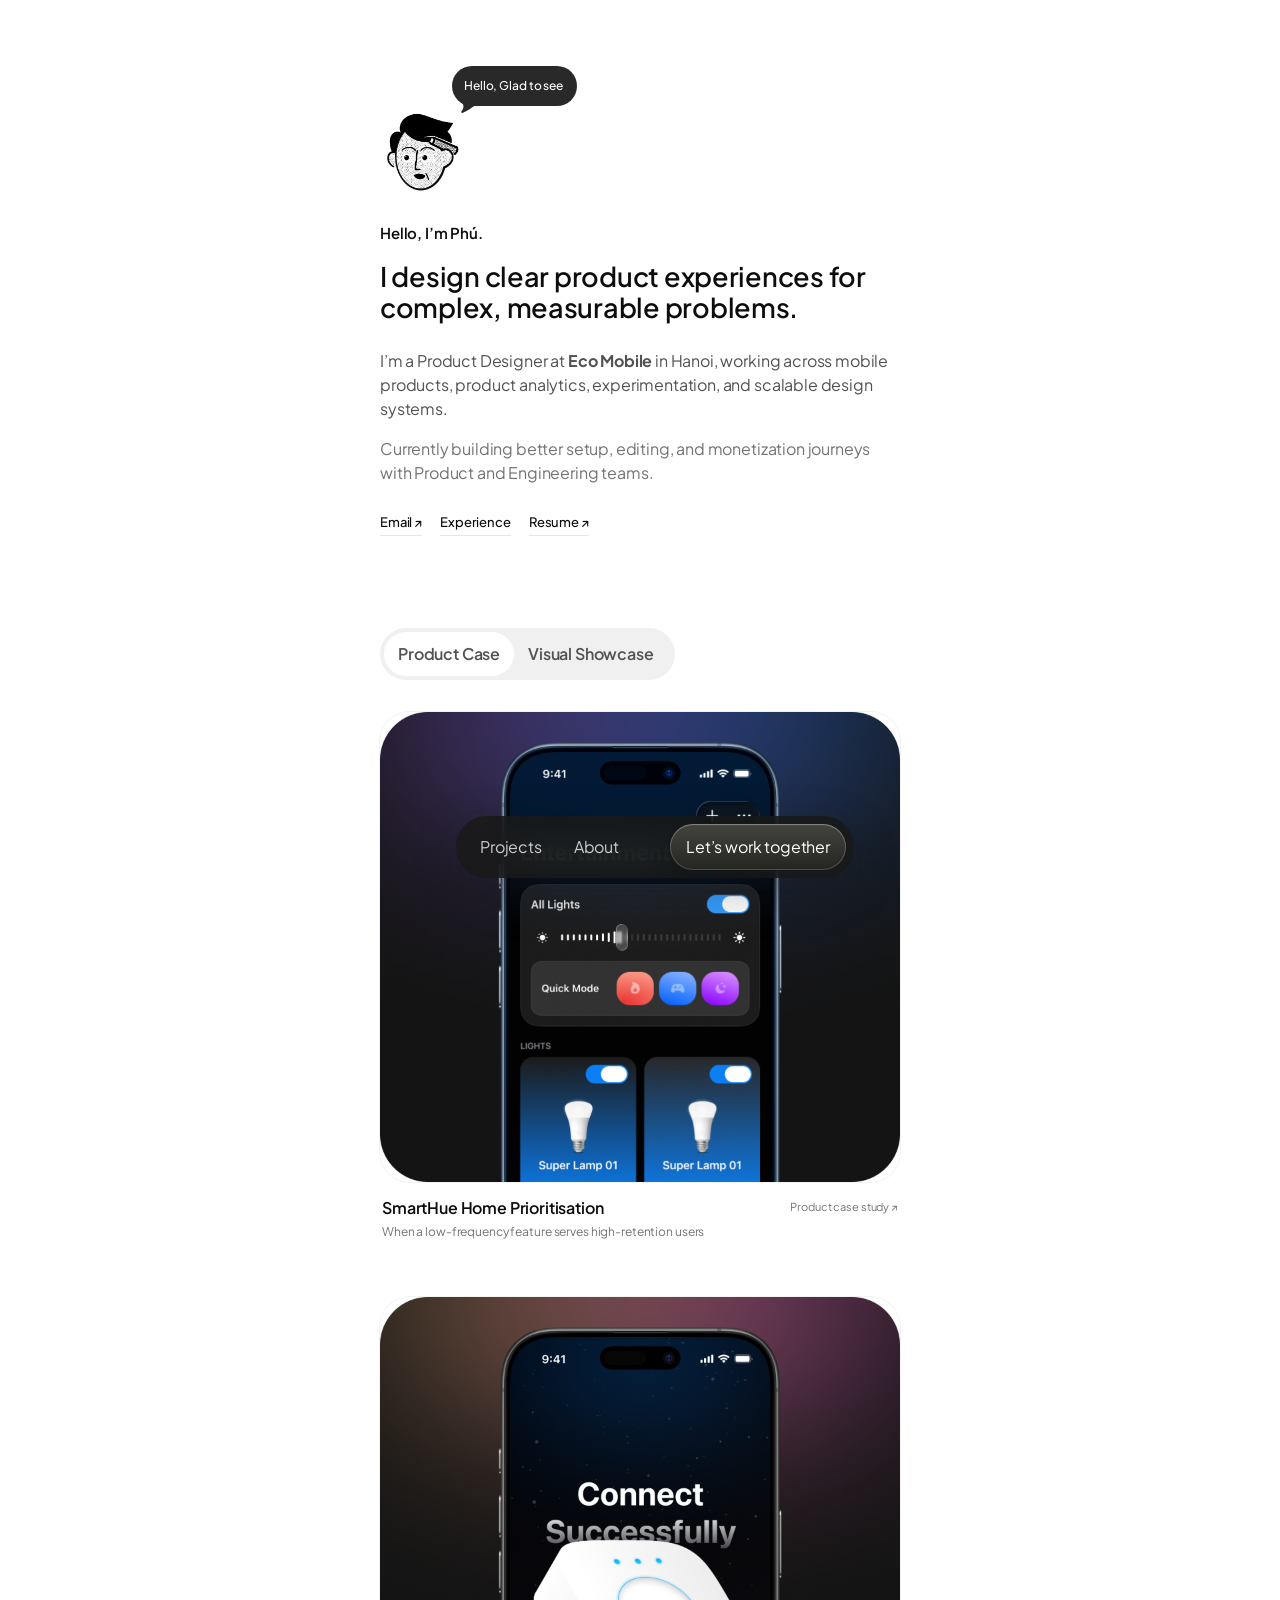
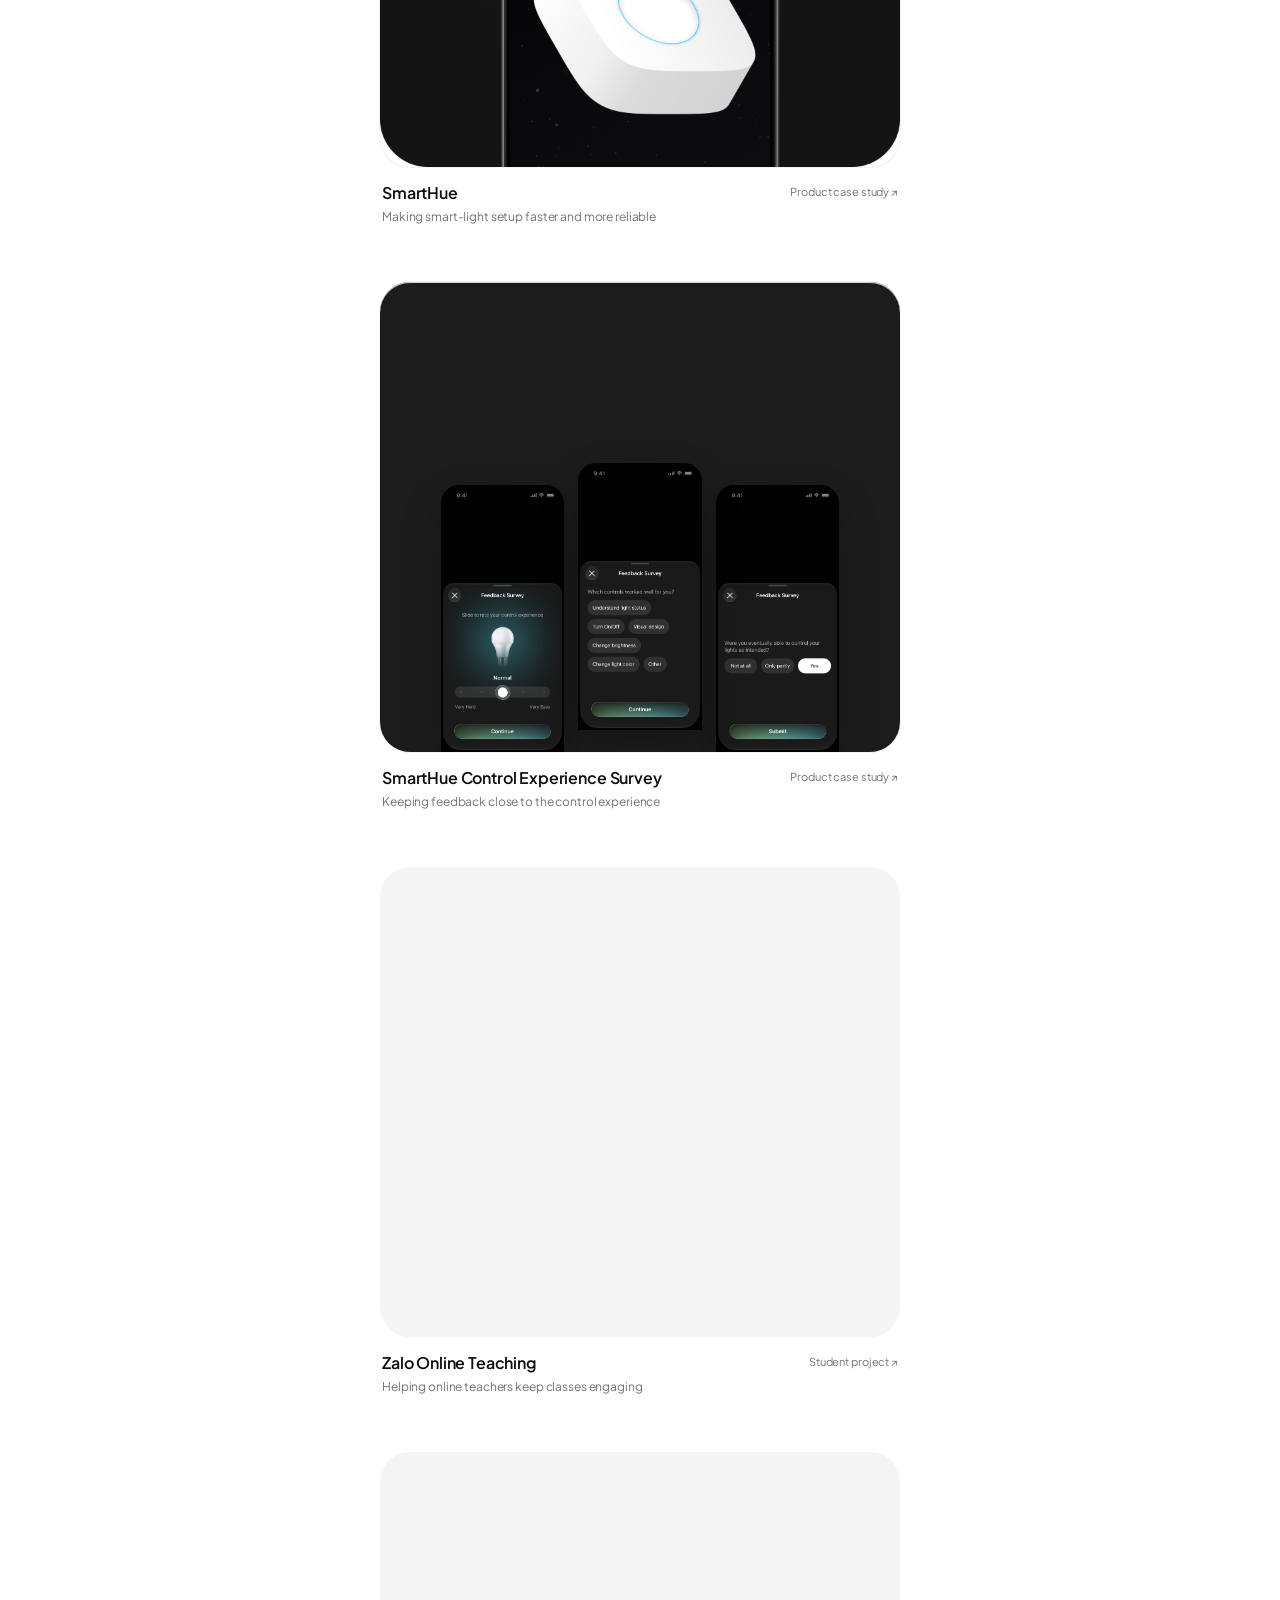
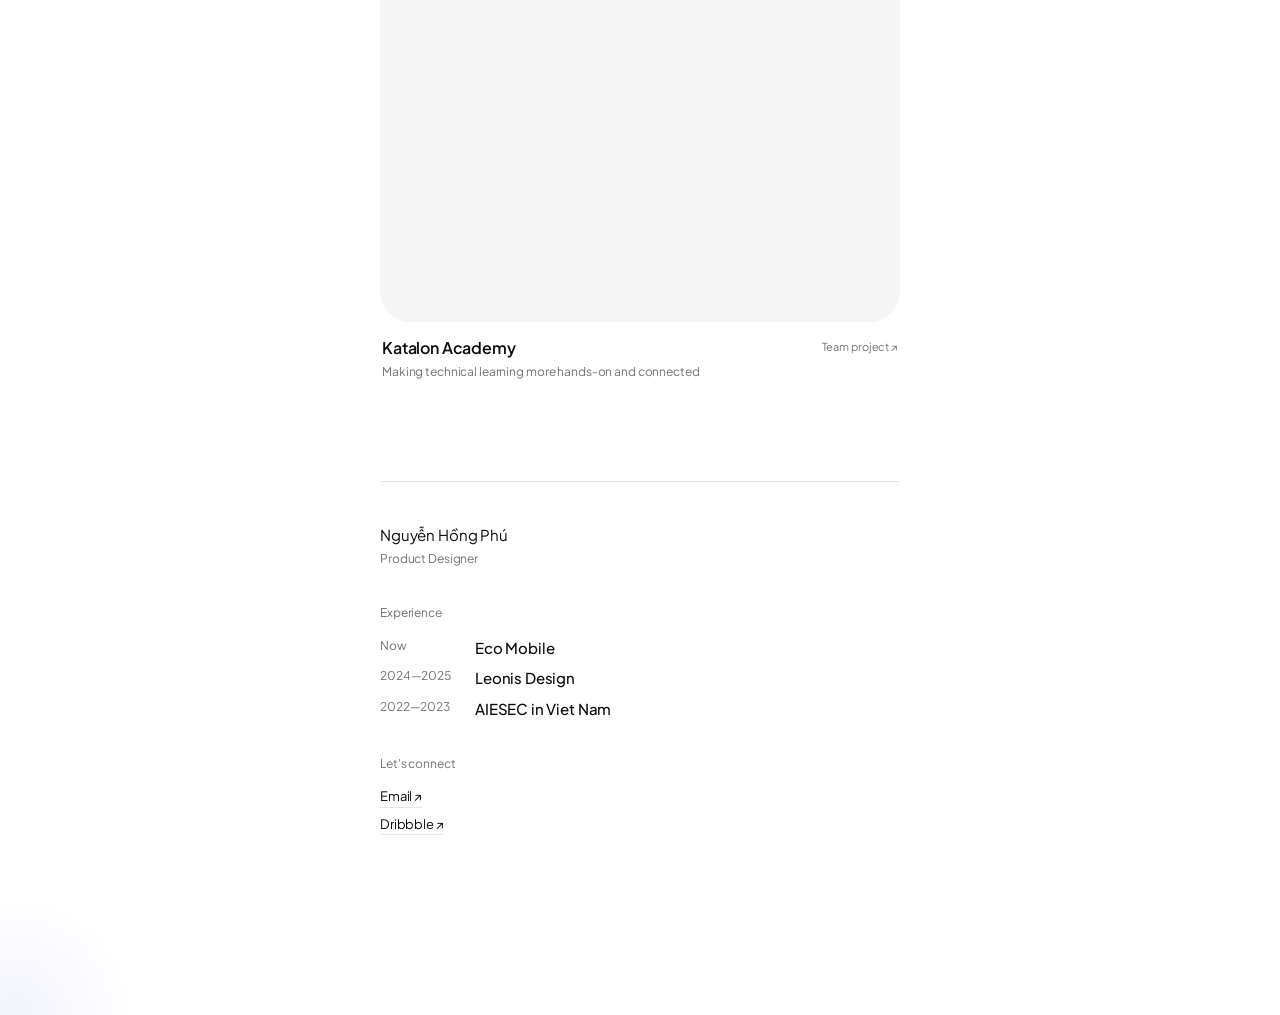
<file: index.html>
<!doctype html>
<html lang="en">
  <head>
    <meta charset="UTF-8" />
    <meta name="viewport" content="width=device-width, initial-scale=1.0" />
    <meta name="description" content="Nguyễn Hồng Phú — Product Designer portfolio." />
    <title>Nguyễn Hồng Phú — Product Designer</title>
    <link rel="preconnect" href="https://fonts.googleapis.com" />
    <link rel="preconnect" href="https://fonts.gstatic.com" crossorigin />
    <link href="https://fonts.googleapis.com/css2?family=Plus+Jakarta+Sans:wght@400;500;600&display=swap" rel="stylesheet" />
    <link rel="stylesheet" href="./styles.css?v=20260903-avatar-message3" />
    <link rel="stylesheet" href="./tokens.css?v=20260902-colors1" />
  </head>
  <body>
    <div class="grain" aria-hidden="true"></div>

    <main>
      <section class="intro" id="about">
        <div class="avatar" aria-label="Illustrated portrait of Phú looking from side to side">
          <img class="avatar-art" src="./assets/avatar-base-no-mouth.png" alt="" />
          <svg class="avatar-eyes" aria-hidden="true" viewBox="0 0 724 722" role="presentation">
            <g class="avatar-eye avatar-eye-left">
              <path d="M259 389C270 389 278 397 277 408C276 421 268 428 257 426C246 424 241 415 243 404C245 396 251 391 259 389Z" />
              <circle cx="253" cy="398" r="3.8" />
            </g>
            <g class="avatar-eye avatar-eye-right">
              <path d="M388 389C399 389 407 397 406 408C405 421 397 428 386 426C375 424 370 415 372 404C374 396 380 391 388 389Z" />
              <circle cx="382" cy="398" r="3.8" />
            </g>
          </svg>
          <svg class="avatar-mouth" aria-hidden="true" viewBox="0 0 724 722" role="presentation">
            <g class="avatar-mouth-state avatar-mouth-closed">
              <path d="M307 540C329 558 363 562 389 543" />
              <path d="M393 519C404 535 411 550 415 565" />
            </g>
            <g class="avatar-mouth-state avatar-mouth-small">
              <path d="M316 540C335 532 366 532 385 542C368 556 337 557 316 540Z" />
              <path d="M395 521C404 534 410 546 413 558" />
            </g>
            <g class="avatar-mouth-state avatar-mouth-open">
              <path d="M315 536C334 524 368 524 389 538C379 564 334 568 315 536Z" />
              <path d="M397 521C407 536 413 550 416 565" />
            </g>
          </svg>
          <div class="avatar-message" role="status" aria-live="polite" aria-label="Hello, Glad to see u here!">
            <span class="avatar-message-body" aria-hidden="true"></span>
            <svg class="avatar-message-tail" aria-hidden="true" viewBox="8 29 17 18" preserveAspectRatio="none" role="presentation">
              <path fill="currentColor" fill-rule="evenodd" clip-rule="evenodd" d="M23.19 40C22.2 40 21.55 40.31 20.22 41.24C19.51 41.74 16.77 43.84 14.5 45.09C12.54 46.17 10.86 46.91 10.44 46.94C9.18 47.04 9.02 45.85 9.51 45.21C10 44.57 10.56 43.74 10.78 43.29C11.26 42.28 11.41 41.75 11.41 40.24C11.41 38.38 10.09 37 9.05 36.08C8.96 36 8.84 35.9 8.7 35.79C8.46 35.6 8.23 35.41 8 35.22V29H24.99V40H23.19Z" />
            </svg>
            <span class="avatar-message-text" aria-hidden="true"></span>
          </div>
        </div>
        <p class="eyebrow">Hello, I’m Phú.</p>
        <h1>I design clear product experiences for complex, measurable problems.</h1>
        <p class="intro-copy">
          I’m a Product Designer at <strong>Eco Mobile</strong> in Hanoi, working across
          mobile products, product analytics, experimentation, and scalable design systems.
        </p>
        <p class="intro-copy muted">
          Currently building better setup, editing, and monetization journeys with Product
          and Engineering teams.
        </p>
        <div class="inline-links" aria-label="Quick links">
          <a href="mailto:phun0437@gmail.com">Email ↗</a>
          <a href="#experience">Experience</a>
          <a href="https://docs.google.com/document/d/1uXCeGFuIytkkMvpLj2QbQ8n1nSDCT7IpmtvMszfIFHk/edit" target="_blank" rel="noreferrer">Resume ↗</a>
        </div>
      </section>

      <section class="work" id="work">
        <div class="filter-bar" role="tablist" aria-label="Project categories">
          <button class="filter active" data-filter="product" role="tab" aria-selected="true">Product Case</button>
          <button class="filter" data-filter="visual" role="tab" aria-selected="false">Visual Showcase</button>
        </div>

        <div class="project-list">
          <a class="project-card featured reveal" data-category="product" href="./projects/smarthue-home-room.html">
            <div class="cover project-cover-thumbnail">
              <img src="./assets/smarthue-home-room-thumbnail.png" alt="SmartHue Entertainment room screen with Quick Mode and connected lights." />
            </div>
            <div class="project-meta">
              <div>
                <h2>SmartHue Home Prioritisation</h2>
                <p>When a low-frequency feature serves high-retention users</p>
              </div>
              <span>Product case study ↗</span>
            </div>
          </a>

          <a class="project-card featured reveal" data-category="product" href="./projects/smarthue.html">
            <div class="cover project-cover-thumbnail">
              <img src="./assets/smarthue-connection-thumbnail.png" alt="SmartHue app confirming a successful connection to a smart-light bridge." />
            </div>
            <div class="project-meta">
              <div>
                <h2>SmartHue</h2>
                <p>Making smart-light setup faster and more reliable</p>
              </div>
              <span>Product case study ↗</span>
            </div>
          </a>

          <a class="project-card featured reveal" data-category="product" href="./projects/smarthue-control-experience-survey.html">
            <div class="cover survey-cover">
              <img src="./projects/assets/smarthue/survey-rating.png" alt="SmartHue feedback survey rating screen." />
              <img src="./projects/assets/smarthue/survey-happy-controls.png" alt="SmartHue survey asking which controls worked well." />
              <img src="./projects/assets/smarthue/survey-not-happy-outcome.png" alt="SmartHue survey checking whether the user achieved their intended control outcome." />
            </div>
            <div class="project-meta">
              <div>
                <h2>SmartHue Control Experience Survey</h2>
                <p>Keeping feedback close to the control experience</p>
              </div>
              <span>Product case study ↗</span>
            </div>
          </a>

          <a class="project-card featured reveal" data-category="product" href="./projects/zalo-online-teaching.html">
            <div class="cover project-cover-placeholder" aria-hidden="true"></div>
            <div class="project-meta">
              <div>
                <h2>Zalo Online Teaching</h2>
                <p>Helping online teachers keep classes engaging</p>
              </div>
              <span>Student project ↗</span>
            </div>
          </a>

          <a class="project-card featured reveal" data-category="product" href="./projects/katalon-academy-learning-experience.html">
            <div class="cover project-cover-placeholder" aria-hidden="true"></div>
            <div class="project-meta">
              <div>
                <h2>Katalon Academy</h2>
                <p>Making technical learning more hands-on and connected</p>
              </div>
              <span>Team project ↗</span>
            </div>
          </a>

          <a class="project-card featured reveal" data-category="product" href="./projects/v9snap.html" hidden>
            <div class="cover project-cover-placeholder" aria-hidden="true"></div>
            <div class="project-meta">
              <div>
                <h2>V9Snap Android</h2>
                <p>Improving edit-to-save without breaking monetization</p>
              </div>
              <span>Product case study ↗</span>
            </div>
          </a>

          <a class="project-card reveal" data-category="product" href="./projects/feature-decision.html" hidden>
            <div class="cover project-cover-placeholder" aria-hidden="true"></div>
            <div class="project-meta">
              <div>
                <h2>Should We Really Kill This Feature?</h2>
                <p>Analytics · Product judgment · Experimentation</p>
              </div>
              <span>Mini case ↗</span>
            </div>
          </a>

          <a class="project-card visual-portal reveal" data-category="visual" href="./visual/">
            <div class="cover visual-archive-cover">
              <div class="archive-counter"><span>Visual archive</span><b>∞</b></div>
              <div class="archive-track track-a">
                <div class="archive-tile tile-purple">PRODUCT<br />UI</div>
                <div class="archive-tile tile-paper">SaaS</div>
                <div class="archive-tile tile-coral">WEB3</div>
              </div>
              <div class="archive-track track-b">
                <div class="archive-tile tile-mint">APP<br />STORE</div>
                <div class="archive-tile tile-ink">MOTION</div>
                <div class="archive-tile tile-sun">ICONS</div>
              </div>
            </div>
            <div class="project-meta">
              <div><h2>Visual &amp; UI Archive</h2><p>Product UI · Web &amp; SaaS · Growth · Motion</p></div>
              <span>Explore the infinite feed ↗</span>
            </div>
          </a>
        </div>
      </section>

      <section class="experience reveal" id="experience">
        <div class="experience-title">
          <p>Nguyễn Hồng Phú</p>
          <span>Product Designer</span>
        </div>
        <div class="experience-list">
          <p class="section-label">Experience</p>
          <div><span>Now</span><strong>Eco Mobile</strong></div>
          <div><span>2024—2025</span><strong>Leonis Design</strong></div>
          <div><span>2022—2023</span><strong>AIESEC in Viet Nam</strong></div>
        </div>
        <div class="social-list">
          <p class="section-label">Let’s connect</p>
          <a href="mailto:phun0437@gmail.com">Email ↗</a>
          <a href="https://dribbble.com/phunguyen1312" target="_blank" rel="noreferrer">Dribbble ↗</a>
        </div>
      </section>
    </main>

    <nav class="floating-nav" aria-label="Main navigation">
      <div class="nav-links">
        <a href="#work">Projects</a>
        <a href="#about">About</a>
        <a class="nav-cta" href="mailto:phun0437@gmail.com">Let’s work together</a>
      </div>
      <div class="scroll-state" aria-hidden="true">
        <span class="scroll-dot"></span>
        <span>Exploring projects</span>
        <b>0%</b>
      </div>
    </nav>

    <div class="cursor-glow" aria-hidden="true"></div>
    <div class="project-open-cursor" aria-hidden="true">Open</div>
    <script src="./script.js?v=20260903-avatar-speech3"></script>
  </body>
</html>
</file>
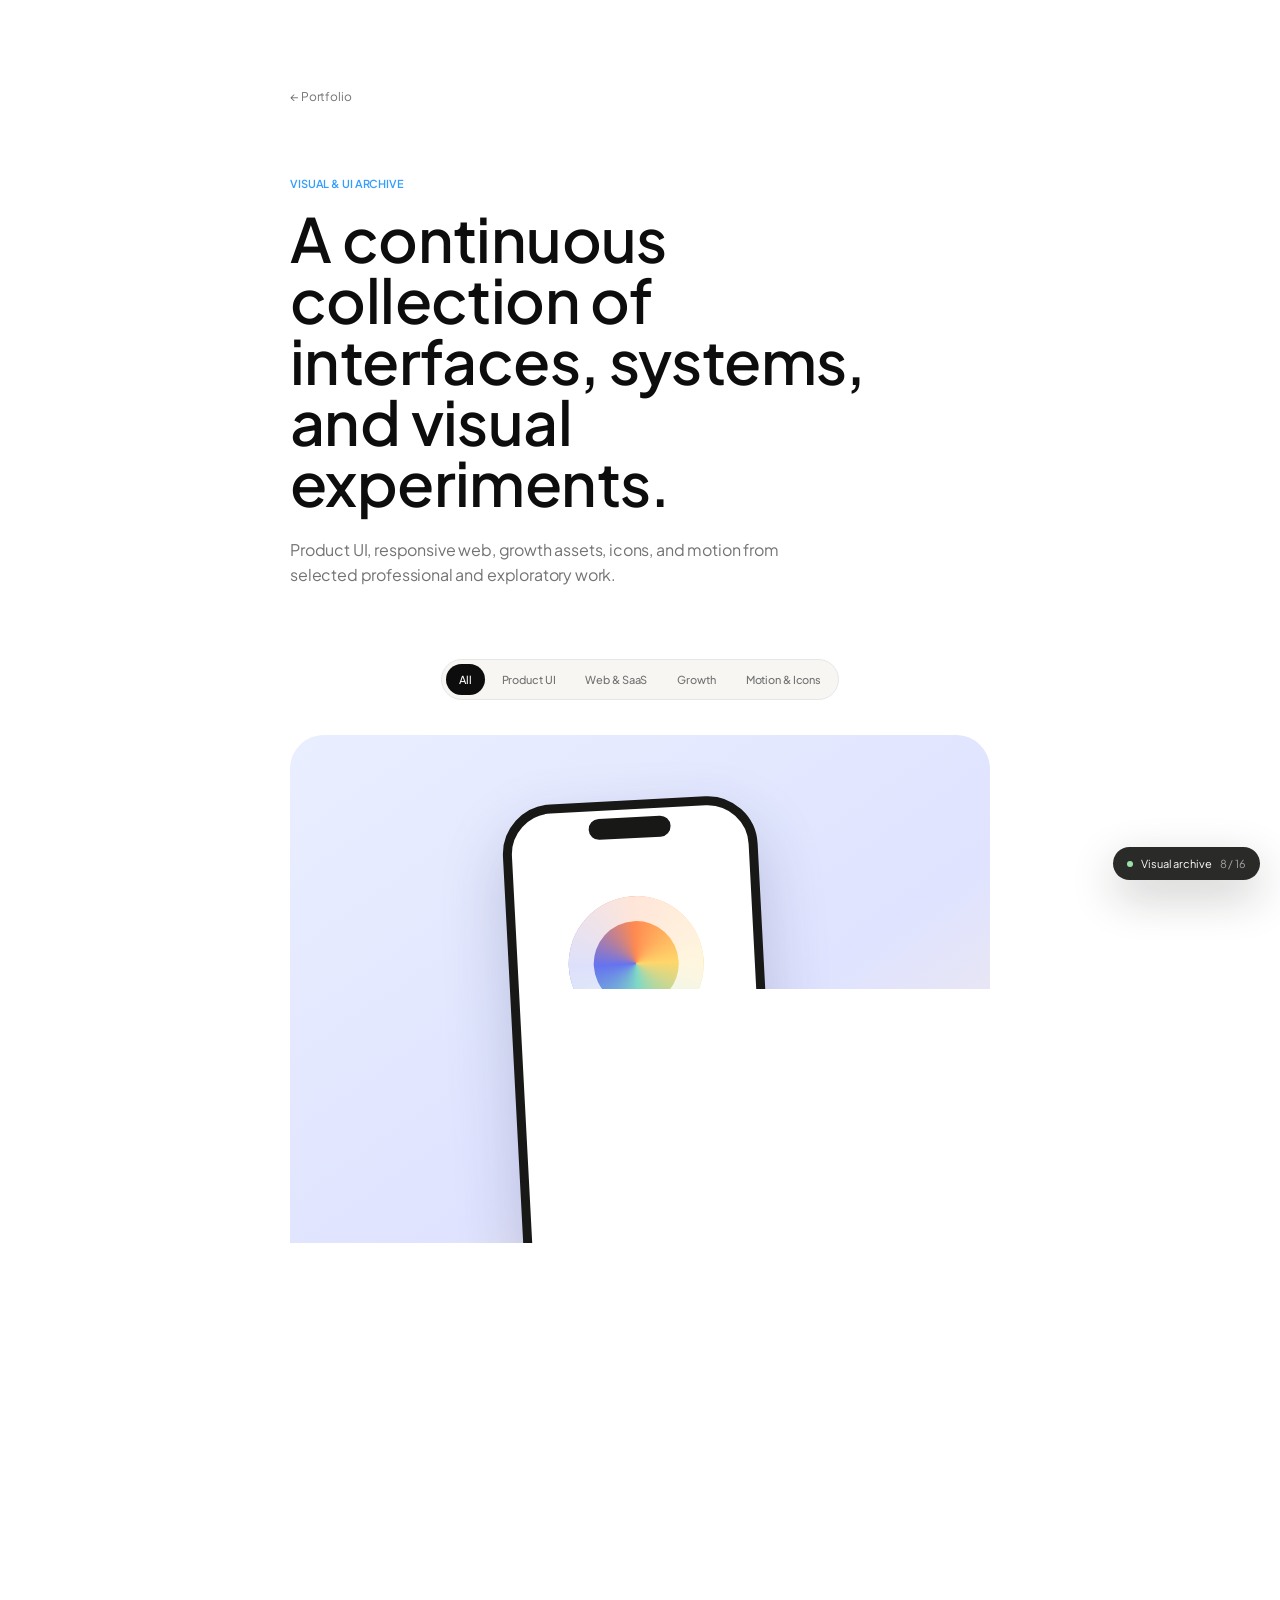
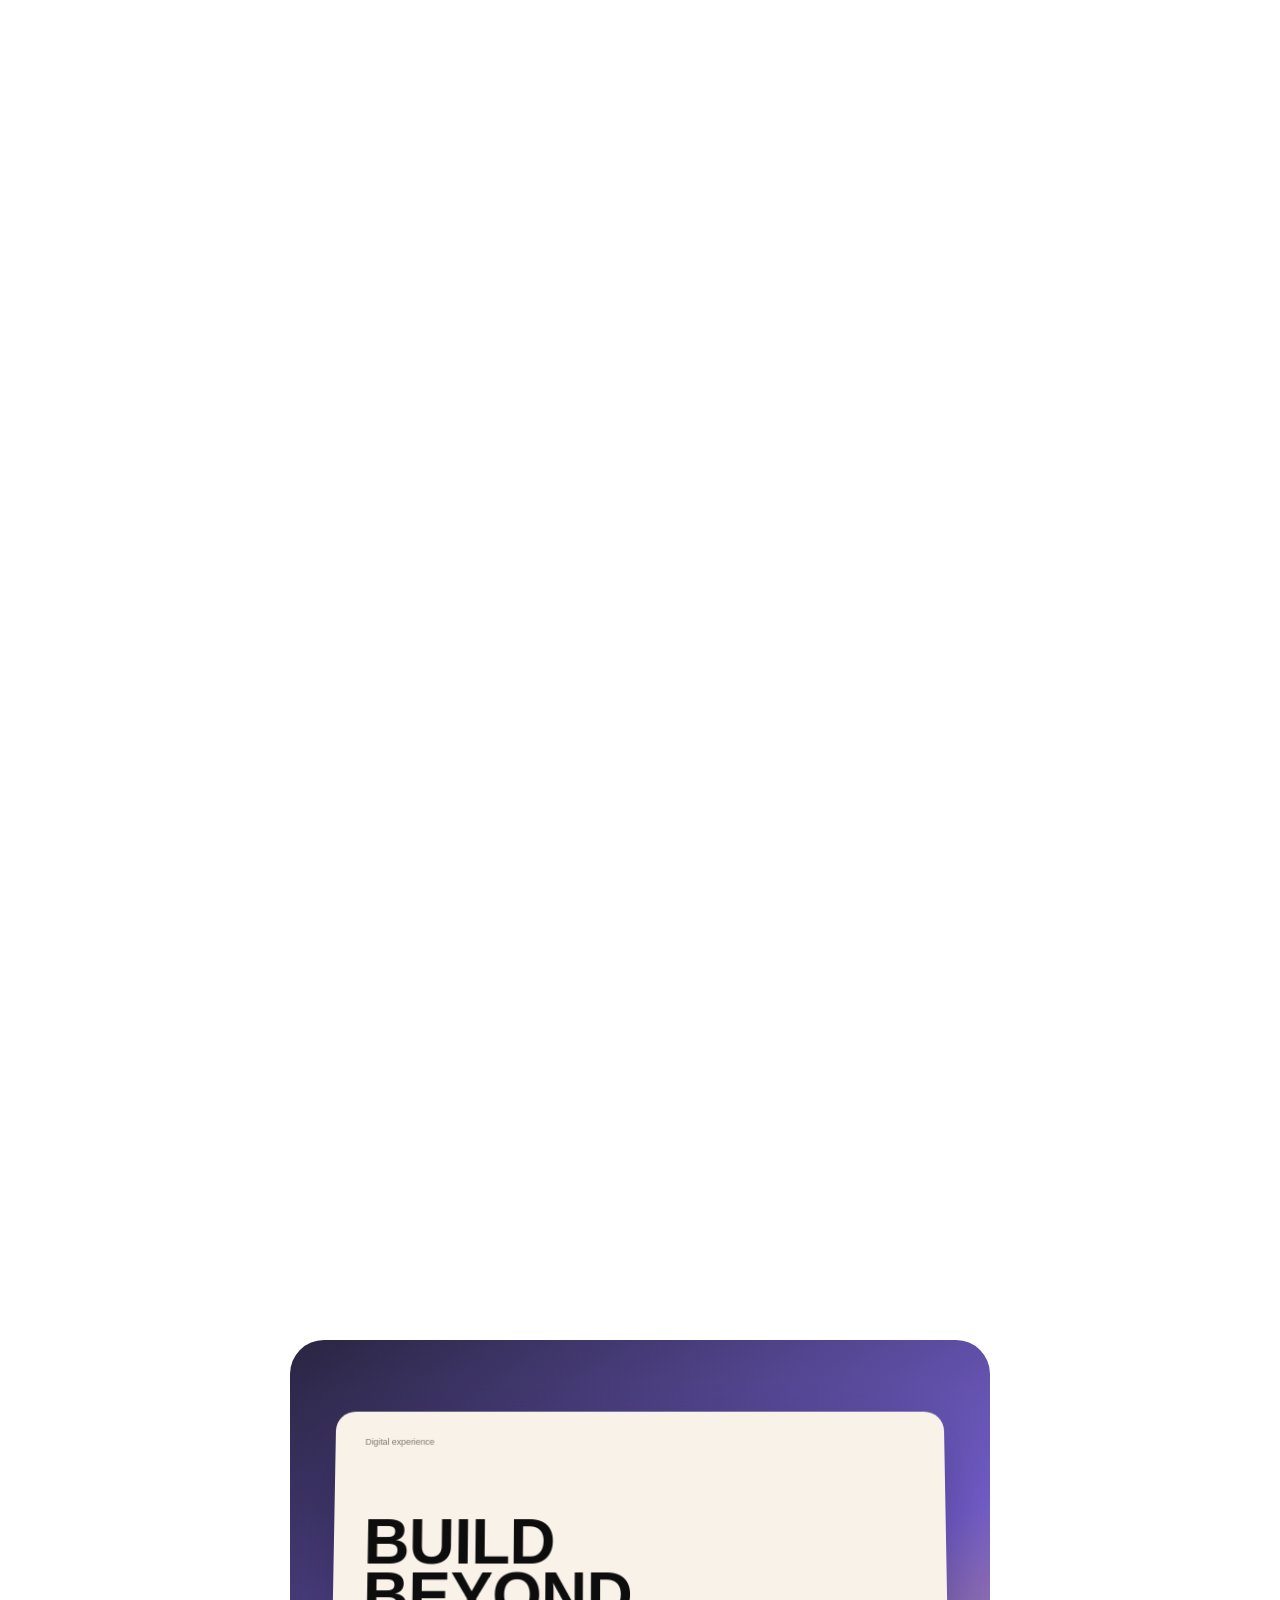
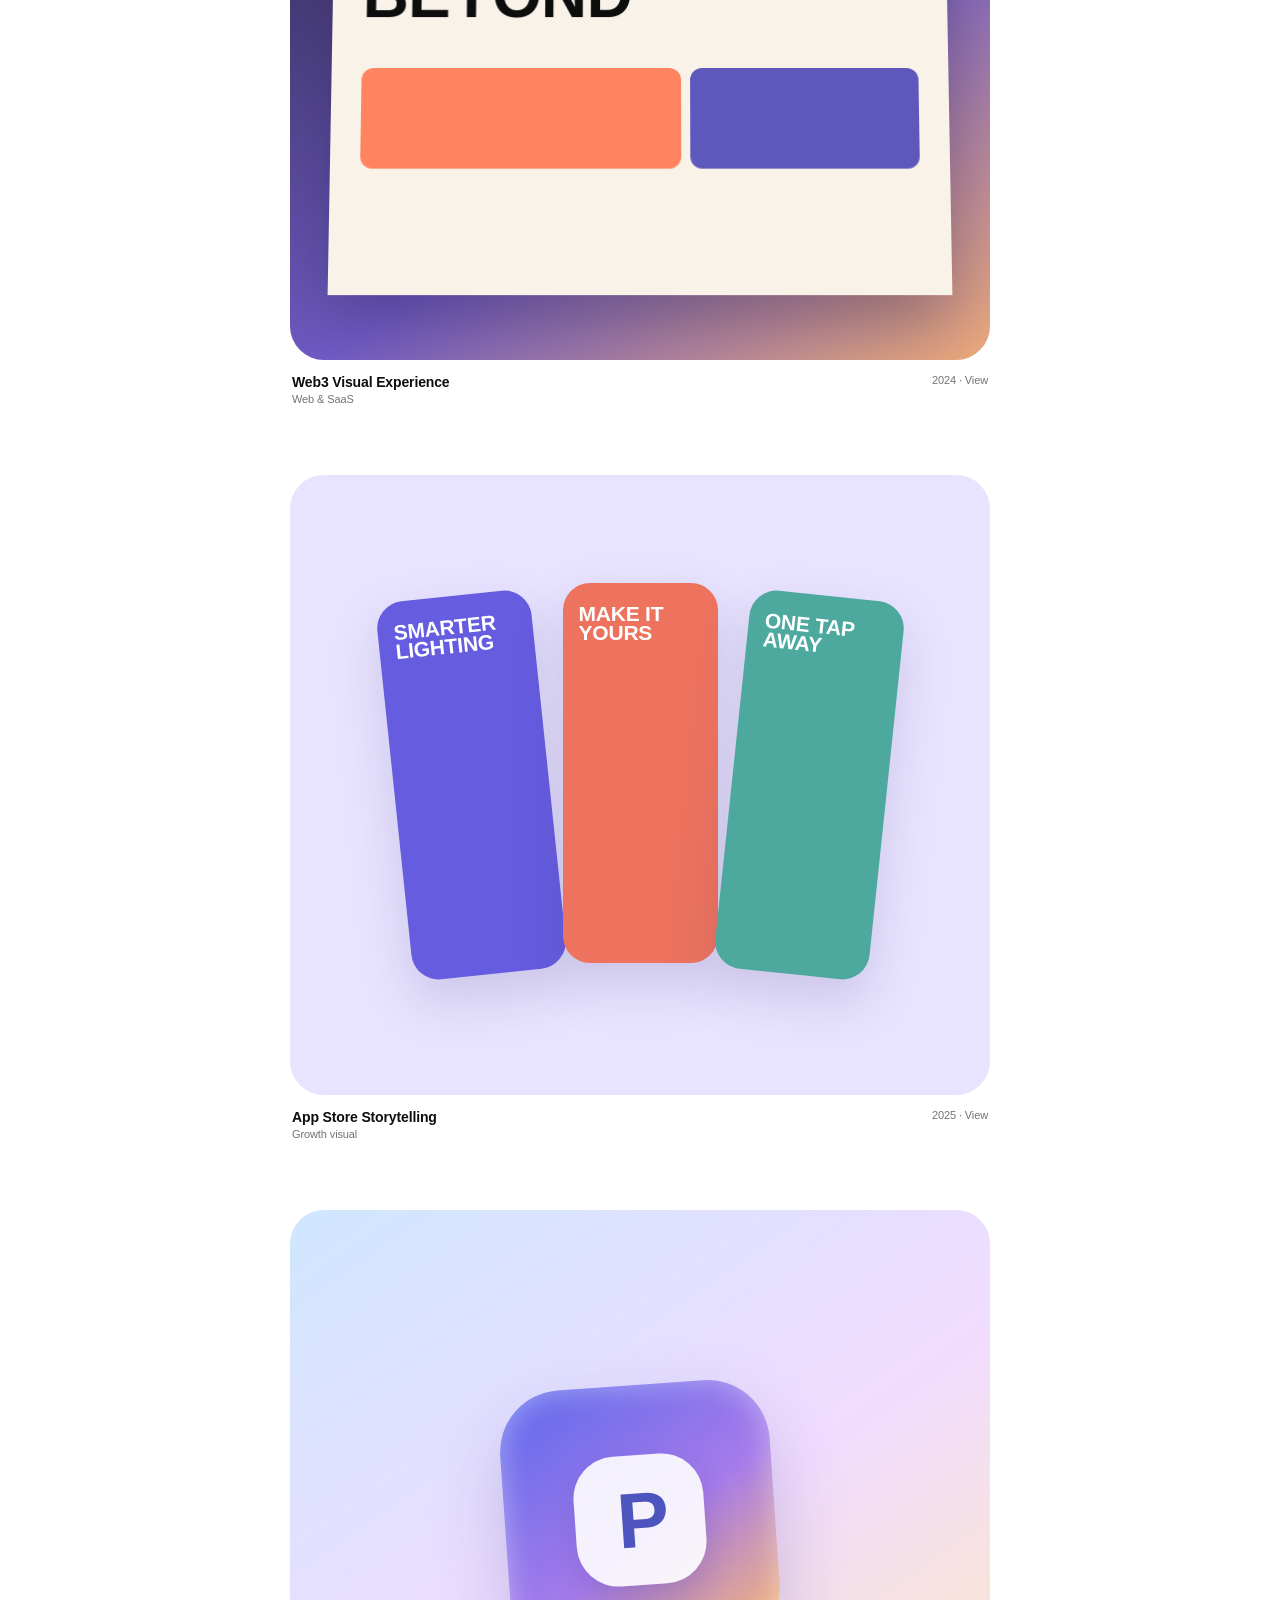
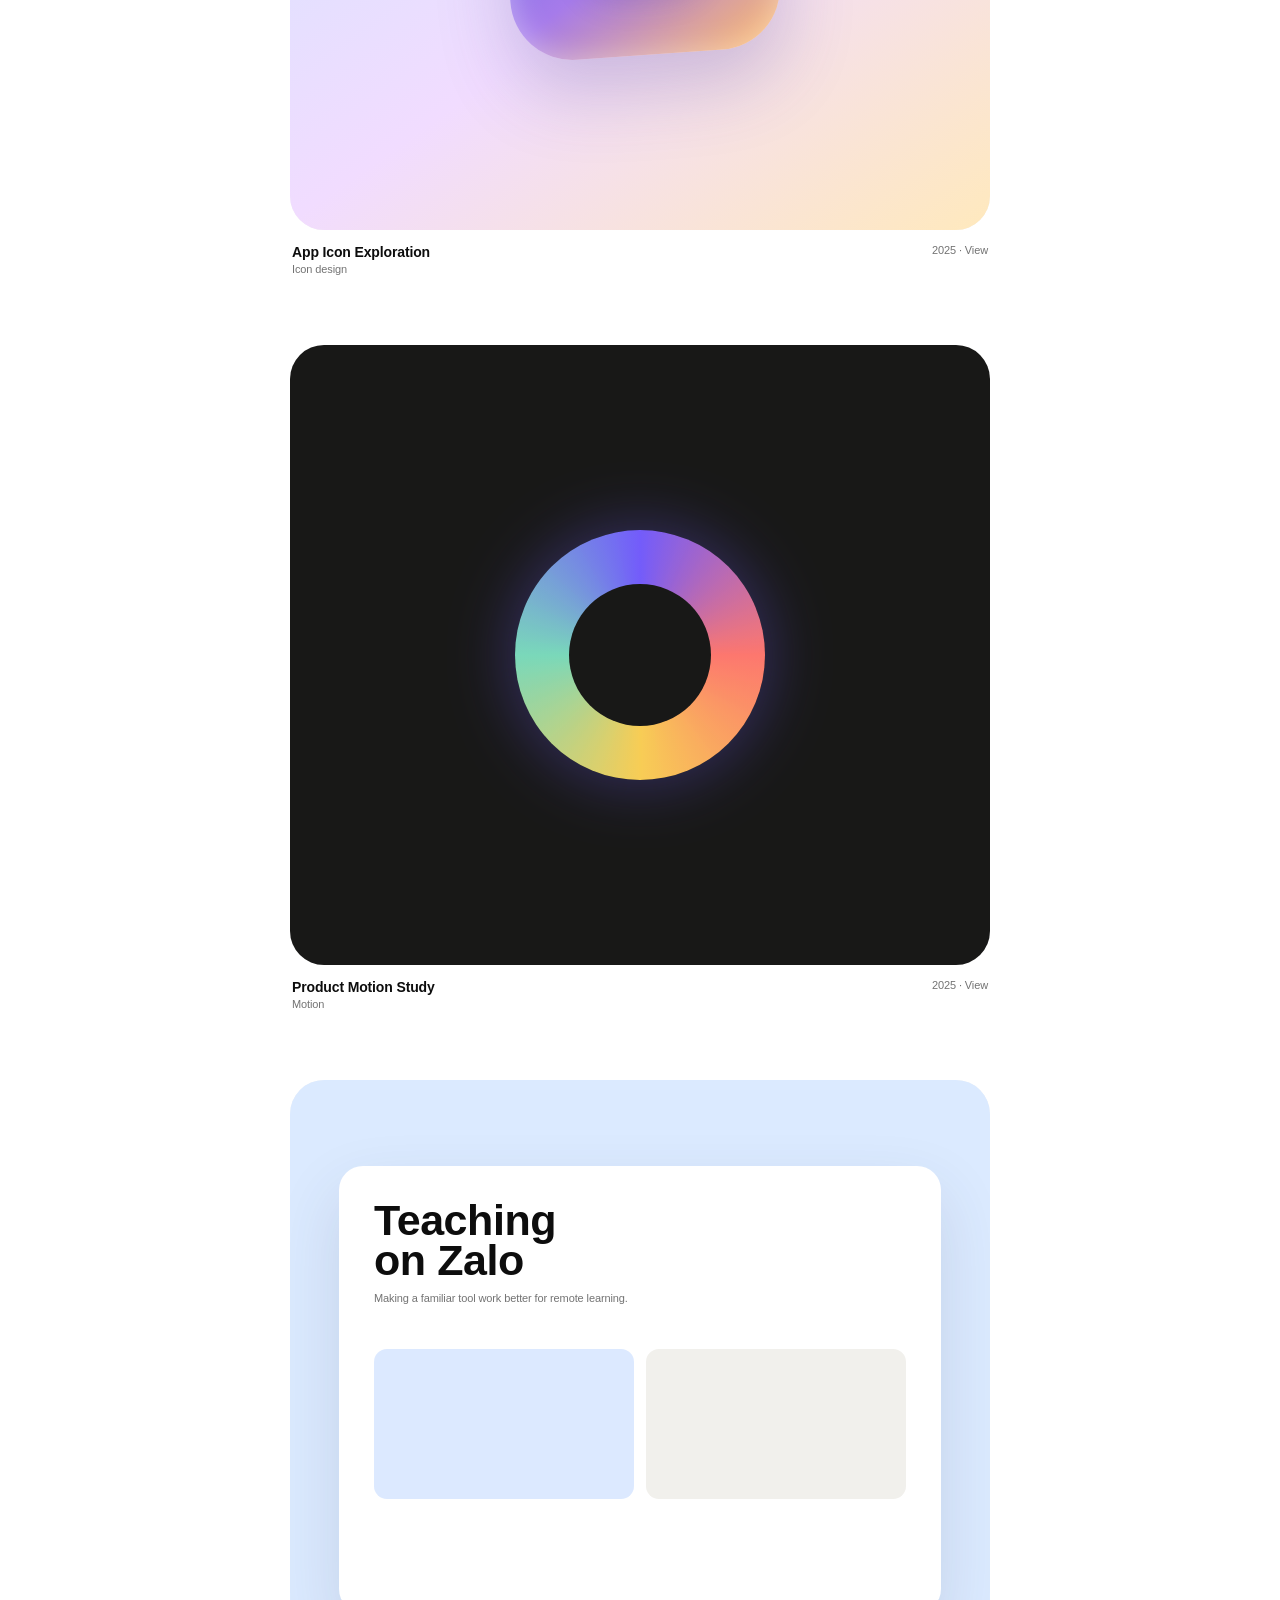
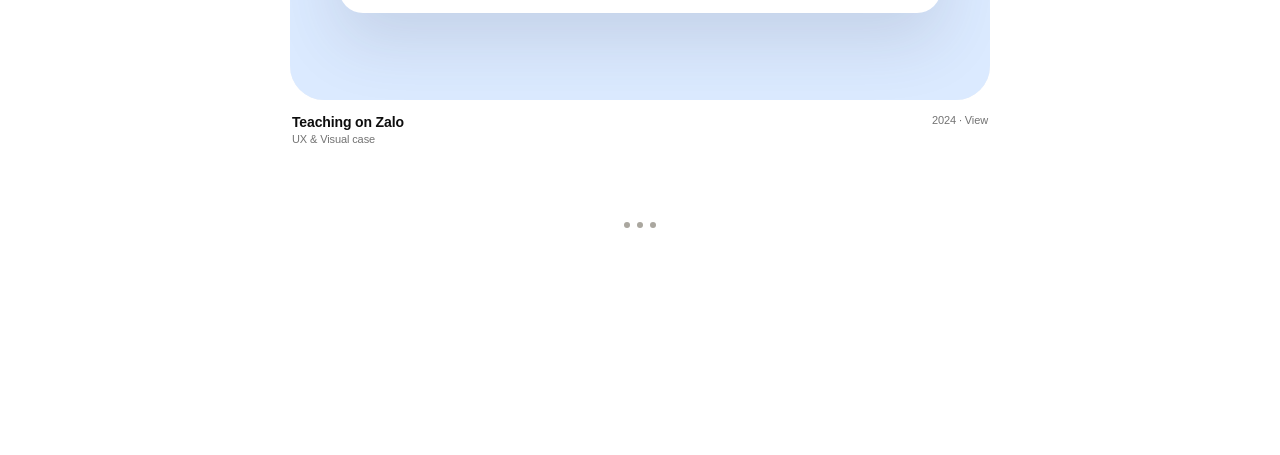
<file: visual/index.html>
<!doctype html>
<html lang="en">
<head>
  <meta charset="UTF-8">
  <meta name="viewport" content="width=device-width,initial-scale=1">
  <meta name="description" content="Selected visual and UI work by Nguyễn Hồng Phú.">
  <title>Visual & UI Archive — Nguyễn Hồng Phú</title>
  <link rel="preconnect" href="https://fonts.googleapis.com">
  <link rel="preconnect" href="https://fonts.gstatic.com" crossorigin>
  <link href="https://fonts.googleapis.com/css2?family=Plus+Jakarta+Sans:wght@400;500;600&display=swap" rel="stylesheet">
  <link rel="stylesheet" href="./visual.css?v=20260901-jakarta1">
  <link rel="stylesheet" href="./visual-overrides.css">
  <link rel="stylesheet" href="../tokens.css?v=20260902-colors1">
</head>
<body>
  <header class="archive-header">
    <a href="../index.html#work">← Portfolio</a>
    <div class="archive-intro">
      <p class="archive-kicker">Visual &amp; UI Archive</p>
      <h1>A continuous collection of interfaces, systems, and visual experiments.</h1>
      <p>Product UI, responsive web, growth assets, icons, and motion from selected professional and exploratory work.</p>
    </div>
  </header>

  <nav class="archive-filters" aria-label="Filter visual work">
    <button class="active" data-filter="all">All</button>
    <button data-filter="product-ui">Product UI</button>
    <button data-filter="web">Web &amp; SaaS</button>
    <button data-filter="growth">Growth</button>
    <button data-filter="motion">Motion &amp; Icons</button>
  </nav>

  <main class="archive-shell">
    <div class="archive-feed" aria-live="polite"></div>
    <div class="load-sentinel" aria-hidden="true">
      <span></span><span></span><span></span>
    </div>
    <div class="archive-end" hidden>
      <p>You’ve reached the end of the current archive.</p>
      <a href="../index.html#work">Back to product case studies ↗</a>
    </div>
  </main>

  <div class="archive-status" aria-hidden="true"><i></i><span>Visual archive</span><b>0 / 0</b></div>

  <dialog class="lightbox">
    <button class="lightbox-close" aria-label="Close preview">×</button>
    <div class="lightbox-art"></div>
    <div class="lightbox-meta"><div><span></span><h2></h2><p></p></div><b></b></div>
  </dialog>

  <script src="./visual.js"></script>
</body>
</html>
</file>
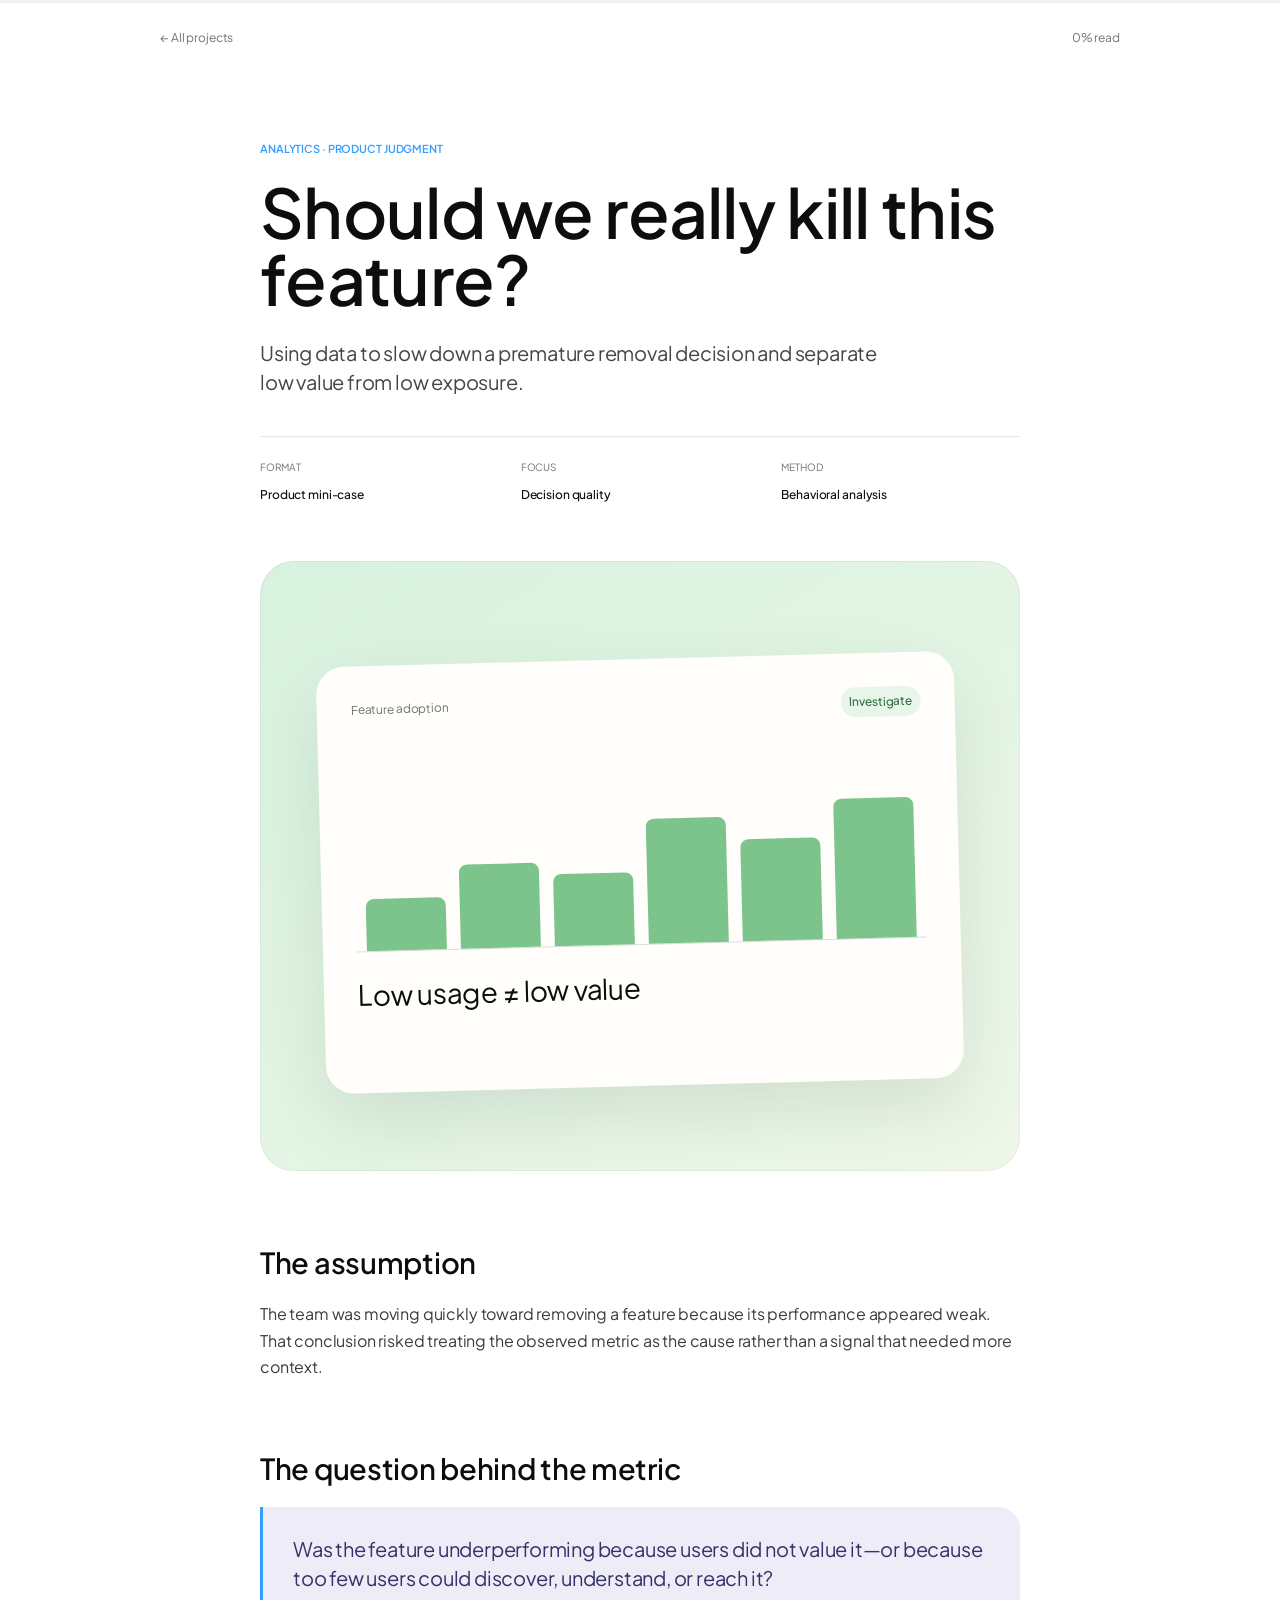
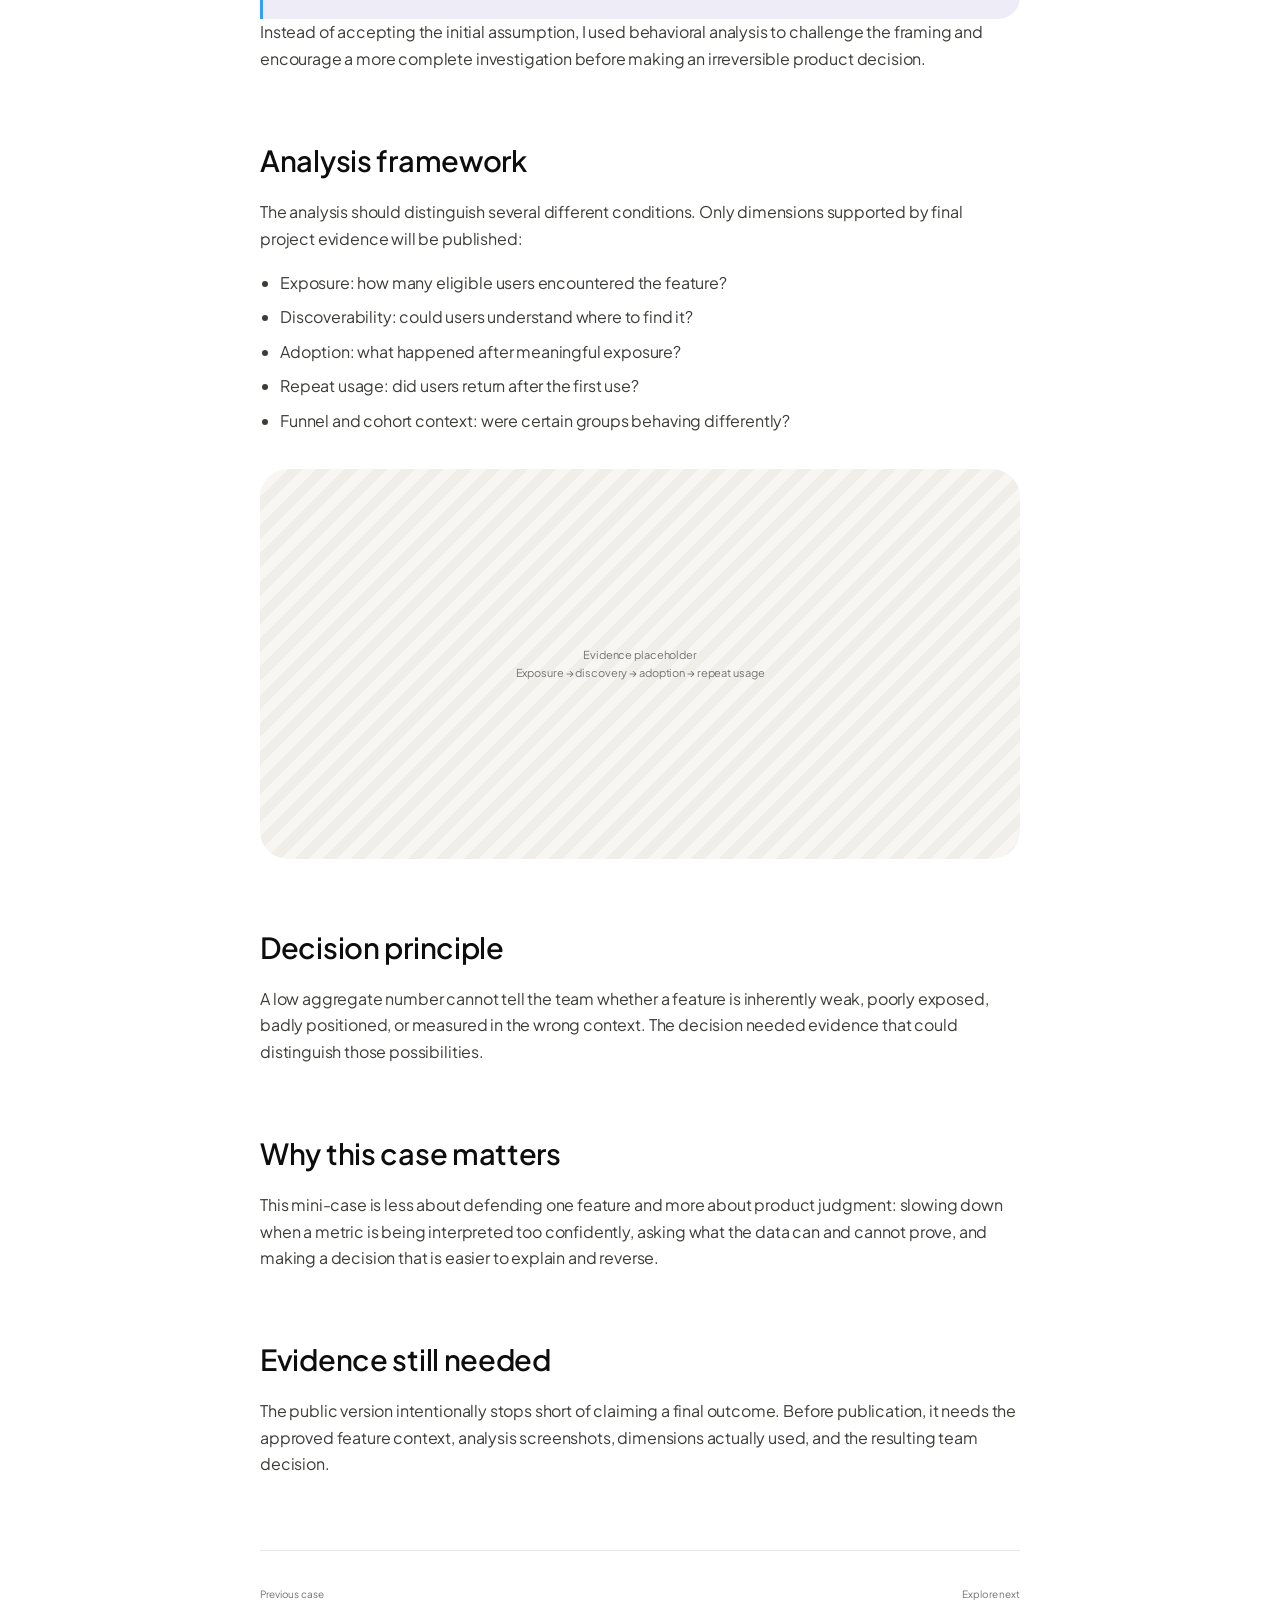
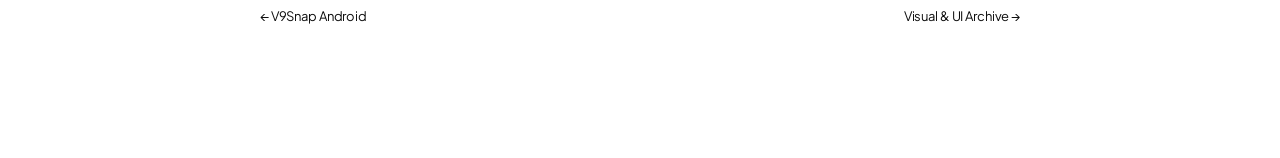
<file: projects/feature-decision.html>
<!doctype html><html lang="en"><head><meta charset="UTF-8"><meta name="viewport" content="width=device-width,initial-scale=1"><title>Product Decision — Nguyễn Hồng Phú</title><link rel="preconnect" href="https://fonts.googleapis.com"><link rel="preconnect" href="https://fonts.gstatic.com" crossorigin><link href="https://fonts.googleapis.com/css2?family=Plus+Jakarta+Sans:wght@400;500;600&display=swap" rel="stylesheet"><link rel="stylesheet" href="./project.css?v=20260901-jakarta1"><link rel="stylesheet" href="../tokens.css?v=20260902-colors1"></head><body>
<div class="reading-progress" role="progressbar" aria-label="Reading progress" aria-valuemin="0" aria-valuemax="100" aria-valuenow="0"><span></span></div><nav class="site-bar"><a href="../index.html#work">← All projects</a><span>0% read</span></nav>
<main class="article-shell"><header class="article-header reveal"><p class="kicker">Analytics · Product judgment</p><h1>Should we really kill this feature?</h1><p class="dek">Using data to slow down a premature removal decision and separate low value from low exposure.</p><div class="facts"><div><span>Format</span><strong>Product mini-case</strong></div><div><span>Focus</span><strong>Decision quality</strong></div><div><span>Method</span><strong>Behavioral analysis</strong></div></div></header>
<div class="hero-visual hero-decision reveal"><div class="decision-card"><header><span>Feature adoption</span><b>Investigate</b></header><div class="decision-bars"><i></i><i></i><i></i><i></i><i></i><i></i></div><p>Low usage ≠ low value</p></div></div>
<article class="article-body"><section class="reveal"><h2>The assumption</h2><p>The team was moving quickly toward removing a feature because its performance appeared weak. That conclusion risked treating the observed metric as the cause rather than a signal that needed more context.</p></section>
<section class="reveal"><h2>The question behind the metric</h2><div class="quote">Was the feature underperforming because users did not value it—or because too few users could discover, understand, or reach it?</div><p>Instead of accepting the initial assumption, I used behavioral analysis to challenge the framing and encourage a more complete investigation before making an irreversible product decision.</p></section>
<section class="reveal"><h2>Analysis framework</h2><p>The analysis should distinguish several different conditions. Only dimensions supported by final project evidence will be published:</p><ul><li>Exposure: how many eligible users encountered the feature?</li><li>Discoverability: could users understand where to find it?</li><li>Adoption: what happened after meaningful exposure?</li><li>Repeat usage: did users return after the first use?</li><li>Funnel and cohort context: were certain groups behaving differently?</li></ul><div class="artifact">Evidence placeholder<br>Exposure → discovery → adoption → repeat usage</div></section>
<section class="reveal"><h2>Decision principle</h2><p>A low aggregate number cannot tell the team whether a feature is inherently weak, poorly exposed, badly positioned, or measured in the wrong context. The decision needed evidence that could distinguish those possibilities.</p></section>
<section class="reveal"><h2>Why this case matters</h2><p>This mini-case is less about defending one feature and more about product judgment: slowing down when a metric is being interpreted too confidently, asking what the data can and cannot prove, and making a decision that is easier to explain and reverse.</p></section>
<section class="reveal"><h2>Evidence still needed</h2><p>The public version intentionally stops short of claiming a final outcome. Before publication, it needs the approved feature context, analysis screenshots, dimensions actually used, and the resulting team decision.</p></section></article>
<footer class="article-footer reveal"><a href="./v9snap.html"><span>Previous case</span>← V9Snap Android</a><a href="../visual/"><span>Explore next</span>Visual &amp; UI Archive →</a></footer></main><script src="./project.js"></script></body></html>
</file>
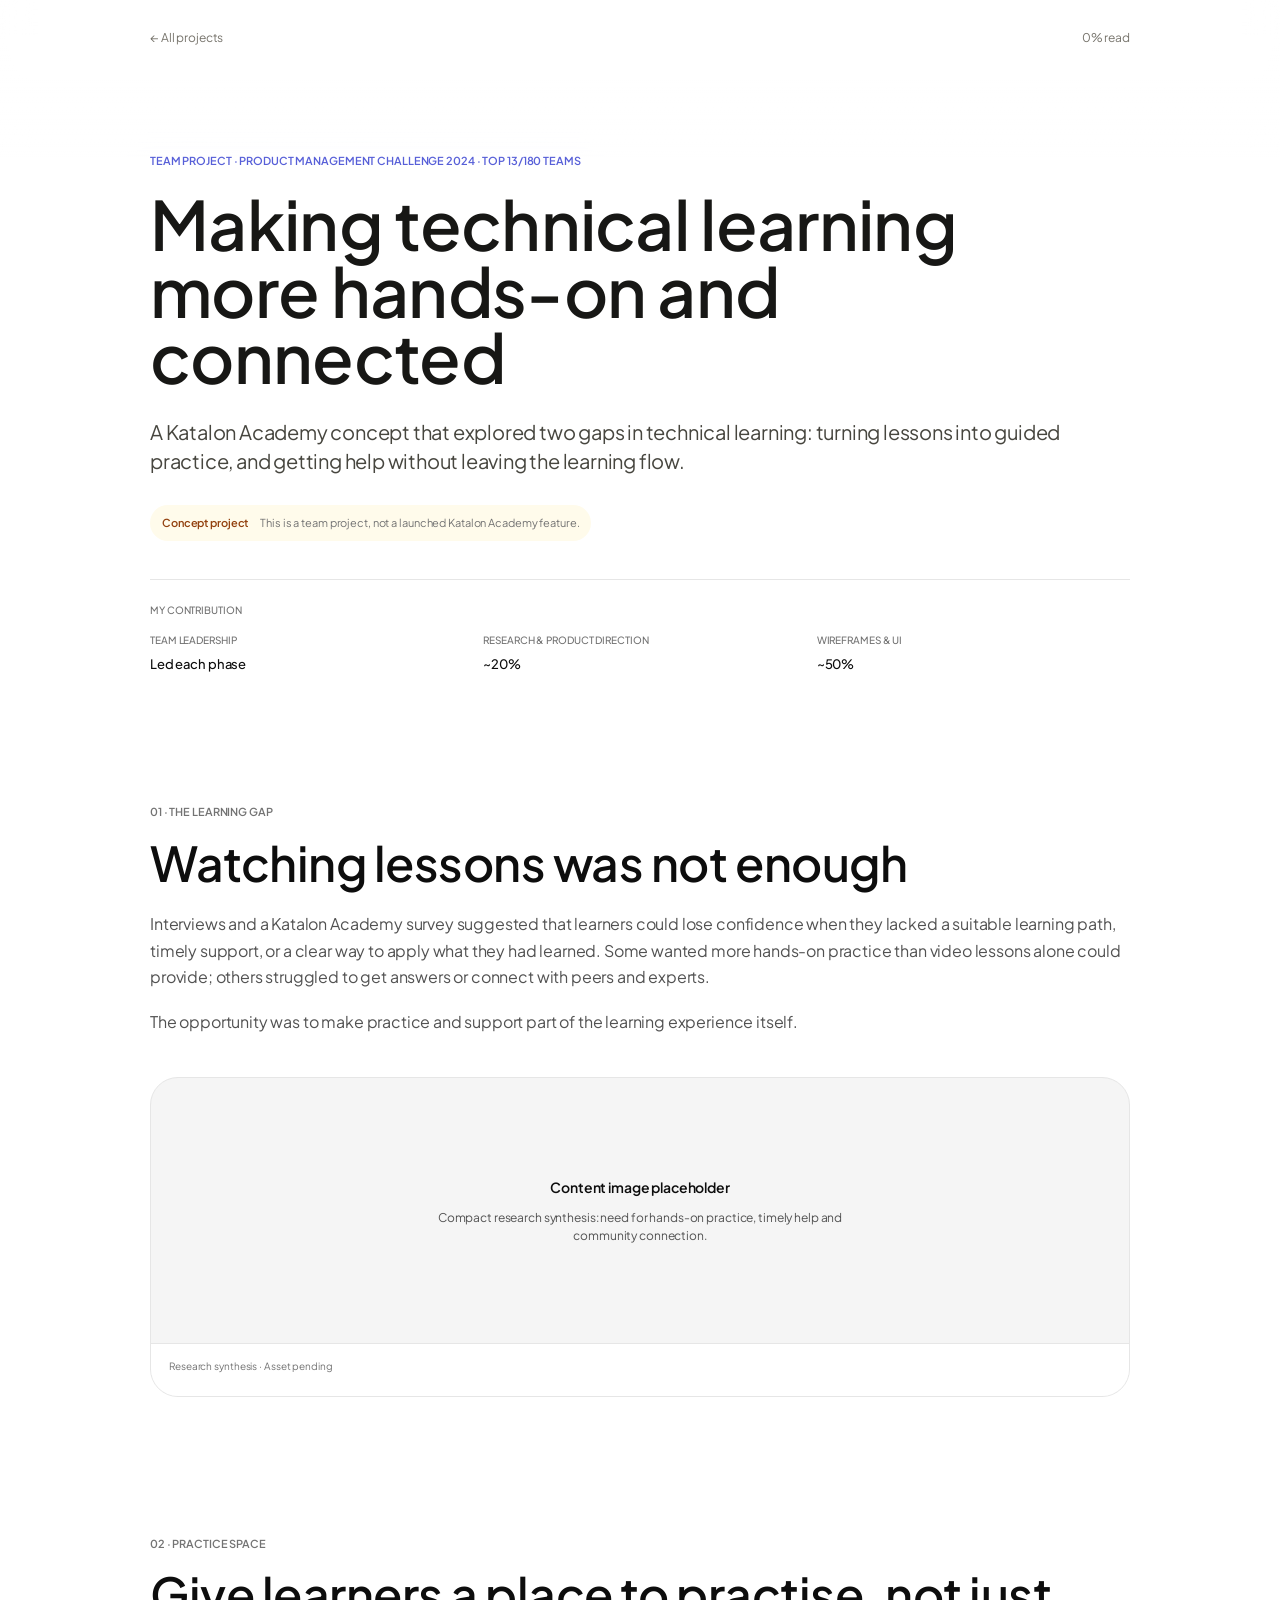
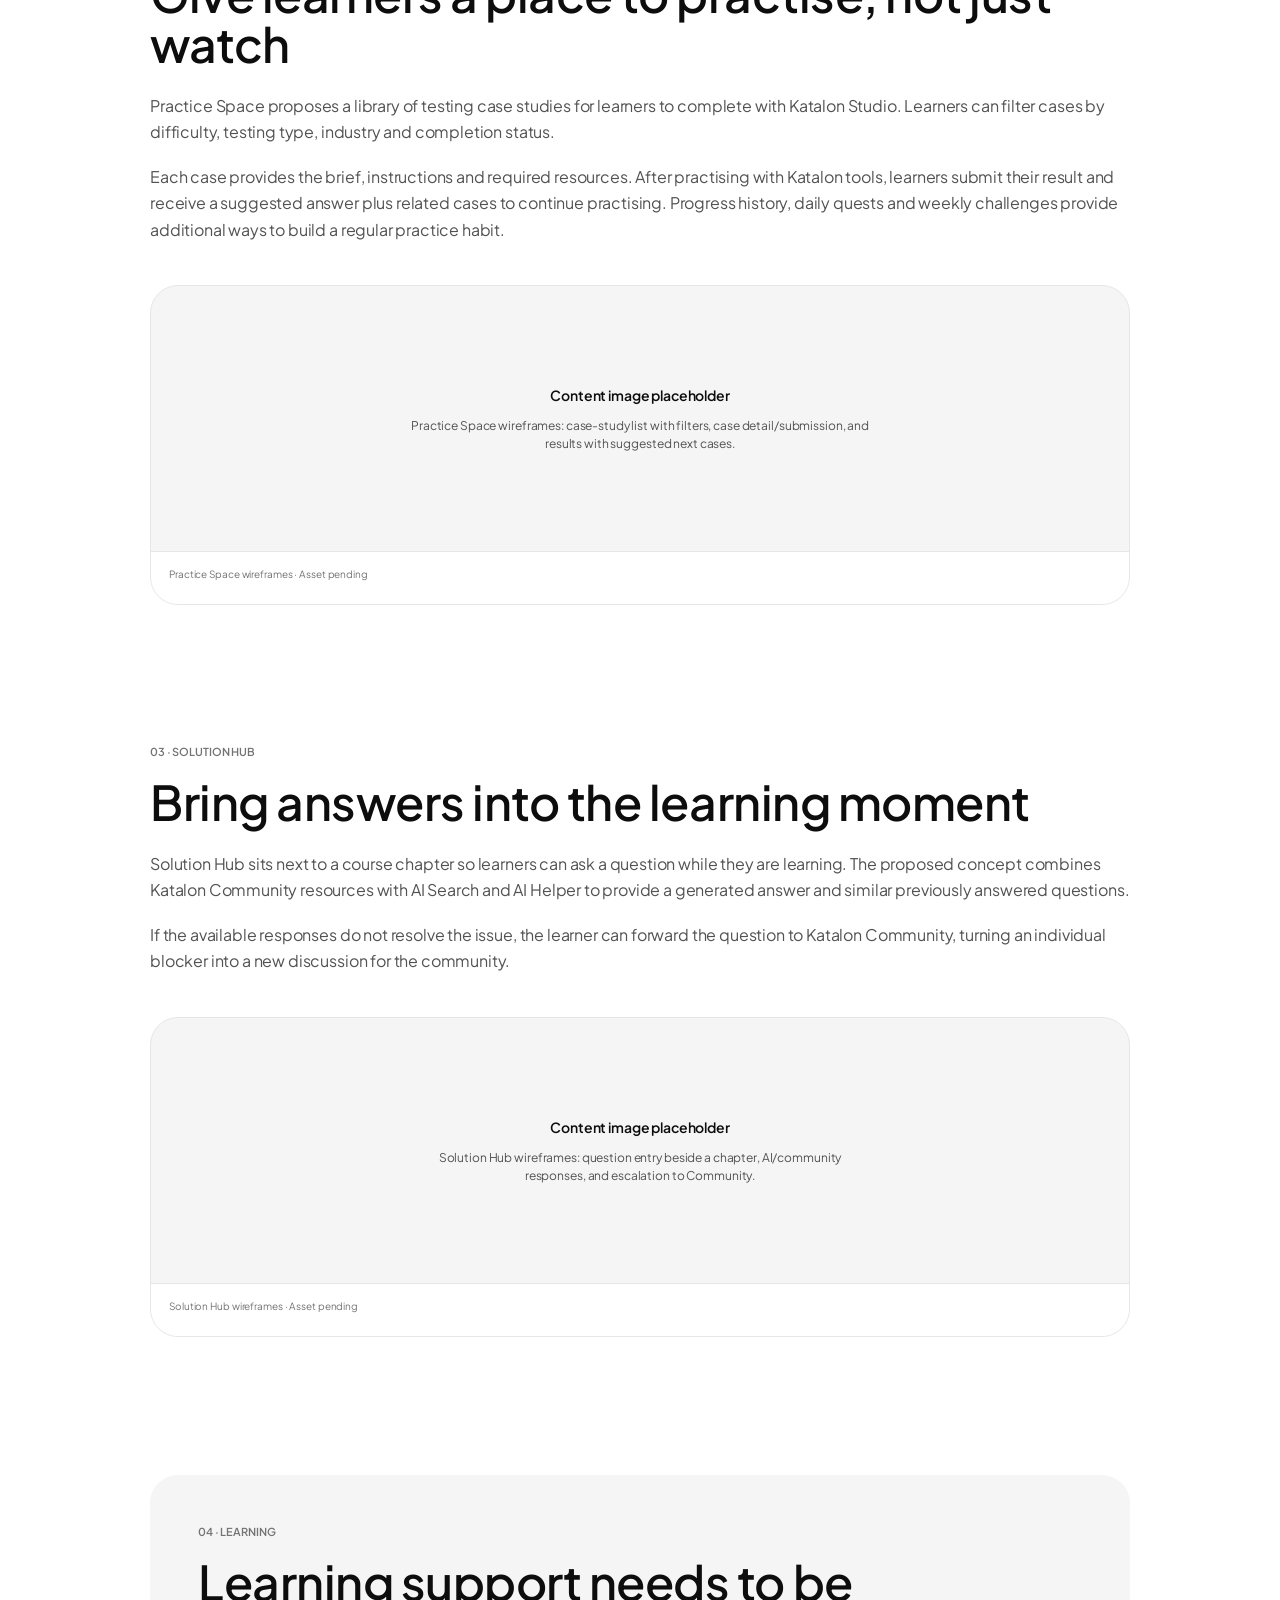
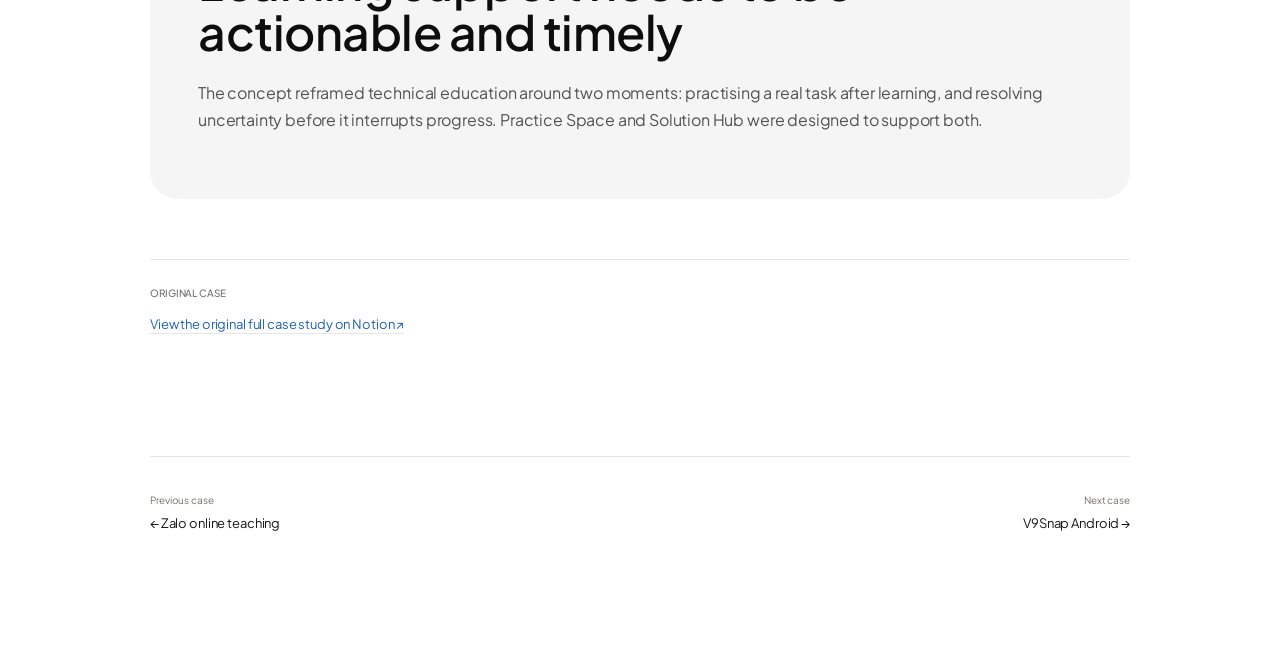
<file: projects/katalon-academy-learning-experience.html>
<!doctype html>
<html lang="en">
  <head>
    <meta charset="UTF-8" />
    <meta name="viewport" content="width=device-width,initial-scale=1" />
    <meta name="description" content="Katalon Academy learning-experience student concept by Nguyễn Hồng Phú." />
    <title>Katalon Academy Learning Experience — Nguyễn Hồng Phú</title>
    <link rel="preconnect" href="https://fonts.googleapis.com" />
    <link rel="preconnect" href="https://fonts.gstatic.com" crossorigin />
    <link href="https://fonts.googleapis.com/css2?family=Plus+Jakarta+Sans:wght@400;500;600&display=swap" rel="stylesheet" />
    <link rel="stylesheet" href="../tokens.css?v=20260903-katalon1" />
    <link rel="stylesheet" href="./project.css?v=20260903-katalon1" />
    <link rel="stylesheet" href="./katalon-academy-learning-experience.css?v=20260903-katalon1" />
    <link rel="stylesheet" href="./case-standard.css?v=20260903-standard6" />
  </head>
  <body class="case-page katalon-page">
    <div class="reading-progress" role="progressbar" aria-label="Reading progress" aria-valuemin="0" aria-valuemax="100" aria-valuenow="0"><span></span></div>
    <nav class="site-bar"><a href="../index.html#work">← All projects</a><span>0% read</span></nav>

    <main class="article-shell">
      <header class="article-header case-hero reveal">
        <p class="kicker">Team project · Product Management Challenge 2024 · Top 13/180 teams</p>
        <h1>Making technical learning more hands-on and connected</h1>
        <p class="dek">A Katalon Academy concept that explored two gaps in technical learning: turning lessons into guided practice, and getting help without leaving the learning flow.</p>
        <div class="concept-note" role="note"><span>Concept project</span><p>This is a team project, not a launched Katalon Academy feature.</p></div>
        <section class="contribution-block" aria-labelledby="contribution-title">
          <h2 id="contribution-title">My contribution</h2>
          <dl>
            <div><dt>Team leadership</dt><dd>Led each phase</dd></div>
            <div><dt>Research &amp; product direction</dt><dd>~20%</dd></div>
            <div><dt>Wireframes &amp; UI</dt><dd>~50%</dd></div>
          </dl>
        </section>
      </header>

      <article class="article-body case-body">
        <section class="case-section reveal">
          <p class="section-number">01 · The learning gap</p>
          <h2>Watching lessons was not enough</h2>
          <div class="copy-column">
            <p>Interviews and a Katalon Academy survey suggested that learners could lose confidence when they lacked a suitable learning path, timely support, or a clear way to apply what they had learned. Some wanted more hands-on practice than video lessons alone could provide; others struggled to get answers or connect with peers and experts.</p>
            <p>The opportunity was to make practice and support part of the learning experience itself.</p>
          </div>
          <figure class="content-placeholder" role="img" aria-label="Research themes showing a need for practical learning and timely support.">
            <div><strong>Content image placeholder</strong><span>Compact research synthesis: need for hands-on practice, timely help and community connection.</span></div>
            <figcaption>Research synthesis · Asset pending</figcaption>
          </figure>
        </section>

        <section class="case-section reveal">
          <p class="section-number">02 · Practice Space</p>
          <h2>Give learners a place to practise, not just watch</h2>
          <div class="copy-column">
            <p>Practice Space proposes a library of testing case studies for learners to complete with Katalon Studio. Learners can filter cases by difficulty, testing type, industry and completion status.</p>
            <p>Each case provides the brief, instructions and required resources. After practising with Katalon tools, learners submit their result and receive a suggested answer plus related cases to continue practising. Progress history, daily quests and weekly challenges provide additional ways to build a regular practice habit.</p>
          </div>
          <figure class="content-placeholder" role="img" aria-label="Katalon Academy concept for choosing, completing and reviewing a practice case study.">
            <div><strong>Content image placeholder</strong><span>Practice Space wireframes: case-study list with filters, case detail/submission, and results with suggested next cases.</span></div>
            <figcaption>Practice Space wireframes · Asset pending</figcaption>
          </figure>
        </section>

        <section class="case-section reveal">
          <p class="section-number">03 · Solution Hub</p>
          <h2>Bring answers into the learning moment</h2>
          <div class="copy-column">
            <p>Solution Hub sits next to a course chapter so learners can ask a question while they are learning. The proposed concept combines Katalon Community resources with AI Search and AI Helper to provide a generated answer and similar previously answered questions.</p>
            <p>If the available responses do not resolve the issue, the learner can forward the question to Katalon Community, turning an individual blocker into a new discussion for the community.</p>
          </div>
          <figure class="content-placeholder" role="img" aria-label="Katalon Academy concept for asking a question and reviewing AI and community answers.">
            <div><strong>Content image placeholder</strong><span>Solution Hub wireframes: question entry beside a chapter, AI/community responses, and escalation to Community.</span></div>
            <figcaption>Solution Hub wireframes · Asset pending</figcaption>
          </figure>
        </section>

        <section class="case-section closing-section reveal">
          <p class="section-number">04 · Learning</p>
          <h2>Learning support needs to be actionable and timely</h2>
          <p>The concept reframed technical education around two moments: practising a real task after learning, and resolving uncertainty before it interrupts progress. Practice Space and Solution Hub were designed to support both.</p>
        </section>

        <section class="original-case reveal" aria-labelledby="original-case-title">
          <h2 id="original-case-title">Original case</h2>
          <a href="https://feather-aspen-400.notion.site/Inforgraphic-Case-Study-C-i-thi-n-tr-i-nghi-m-c-a-ng-i-d-ng-v-i-Katalon-Academy-e0e26ed548fb4cdf8d832abab187f58d" target="_blank" rel="noreferrer">View the original full case study on Notion ↗</a>
        </section>
      </article>

      <footer class="article-footer reveal"><a href="./zalo-online-teaching.html"><span>Previous case</span>← Zalo online teaching</a><a href="./v9snap.html"><span>Next case</span>V9Snap Android →</a></footer>
    </main>
    <script src="./project.js"></script>
  </body>
</html>
</file>
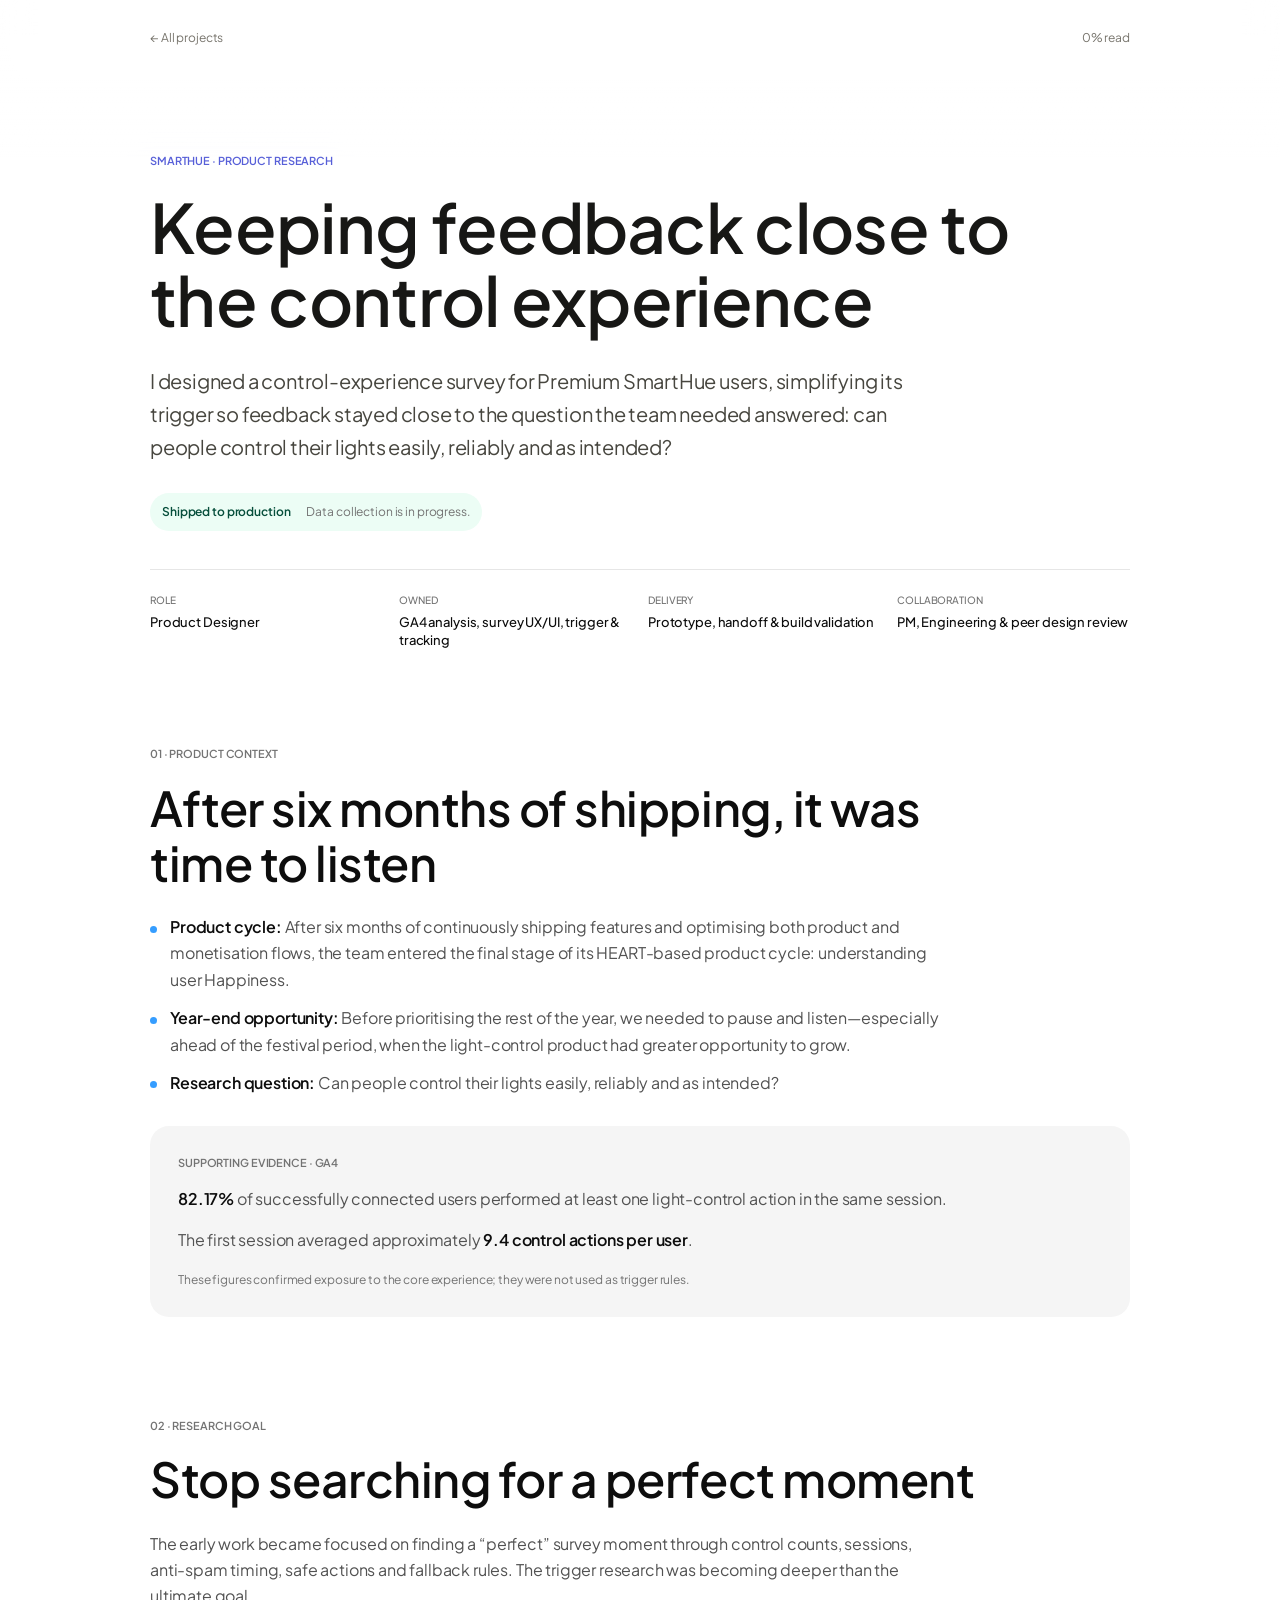
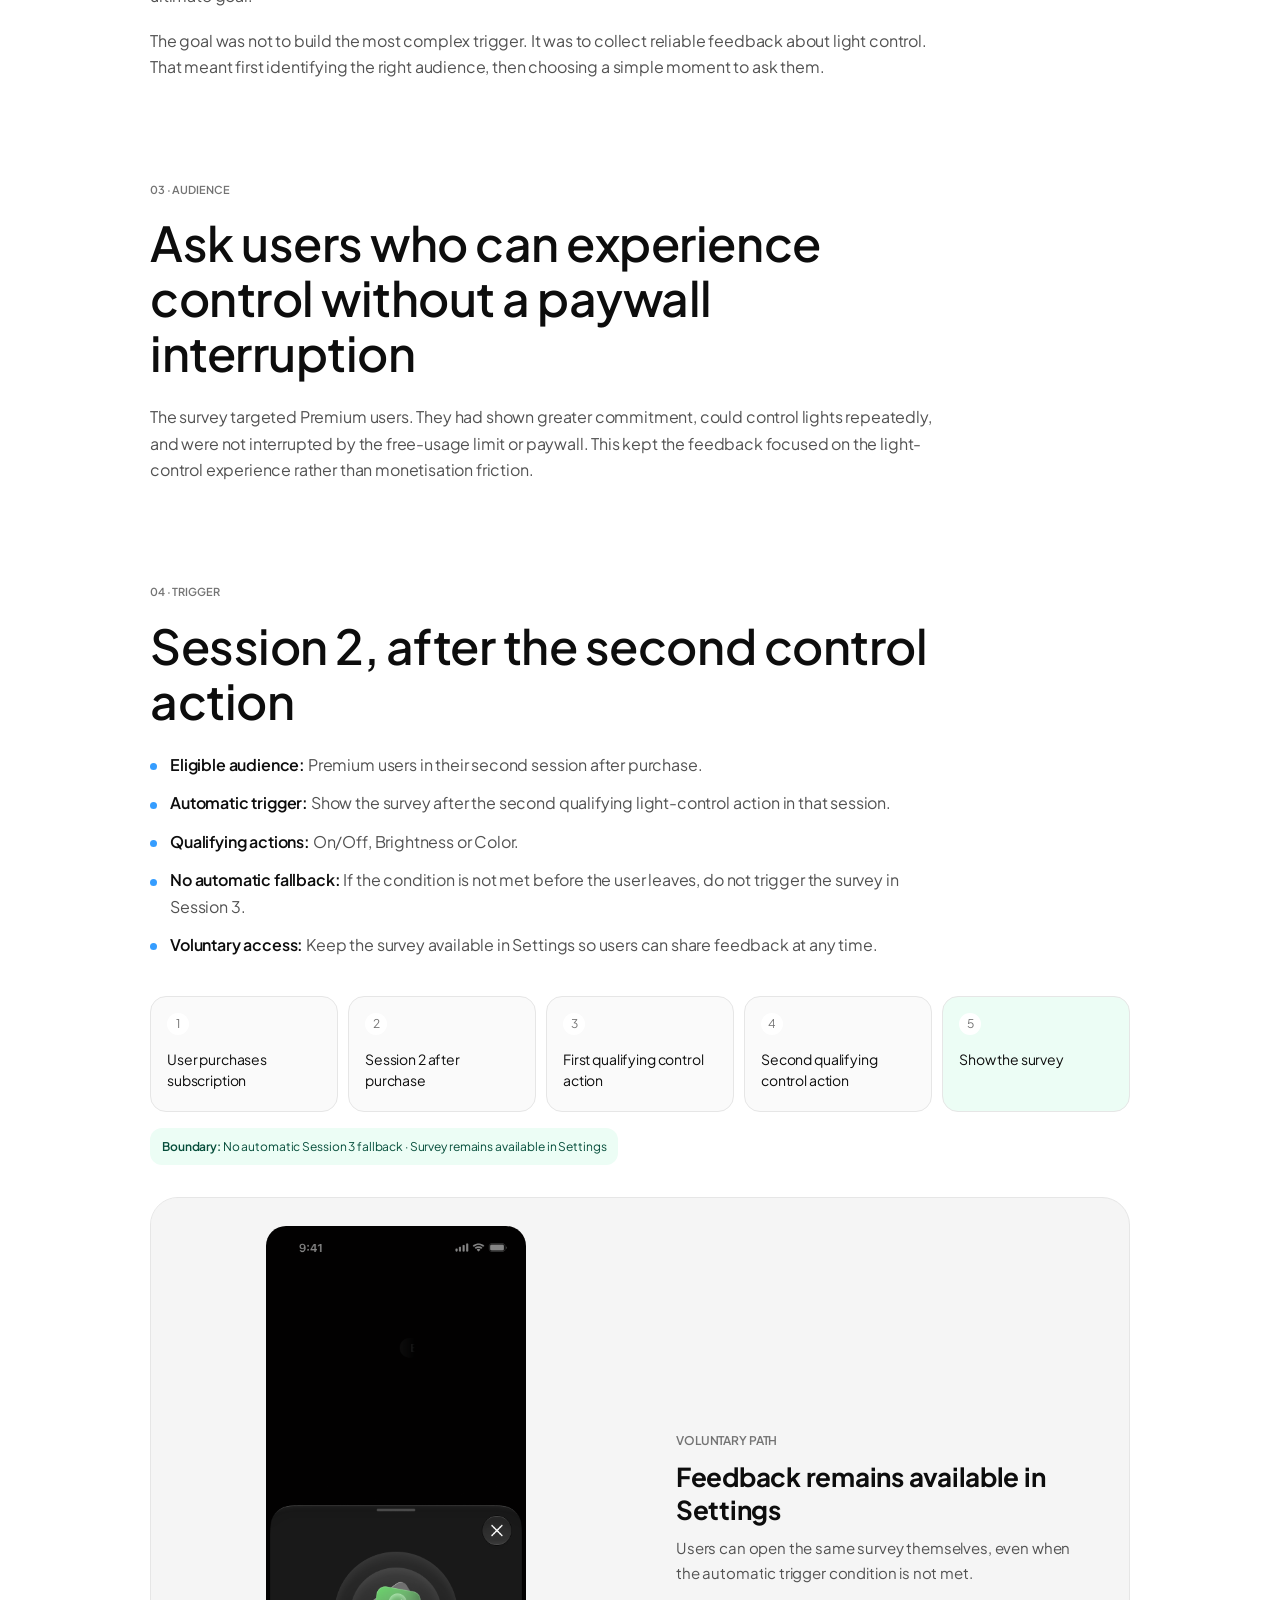
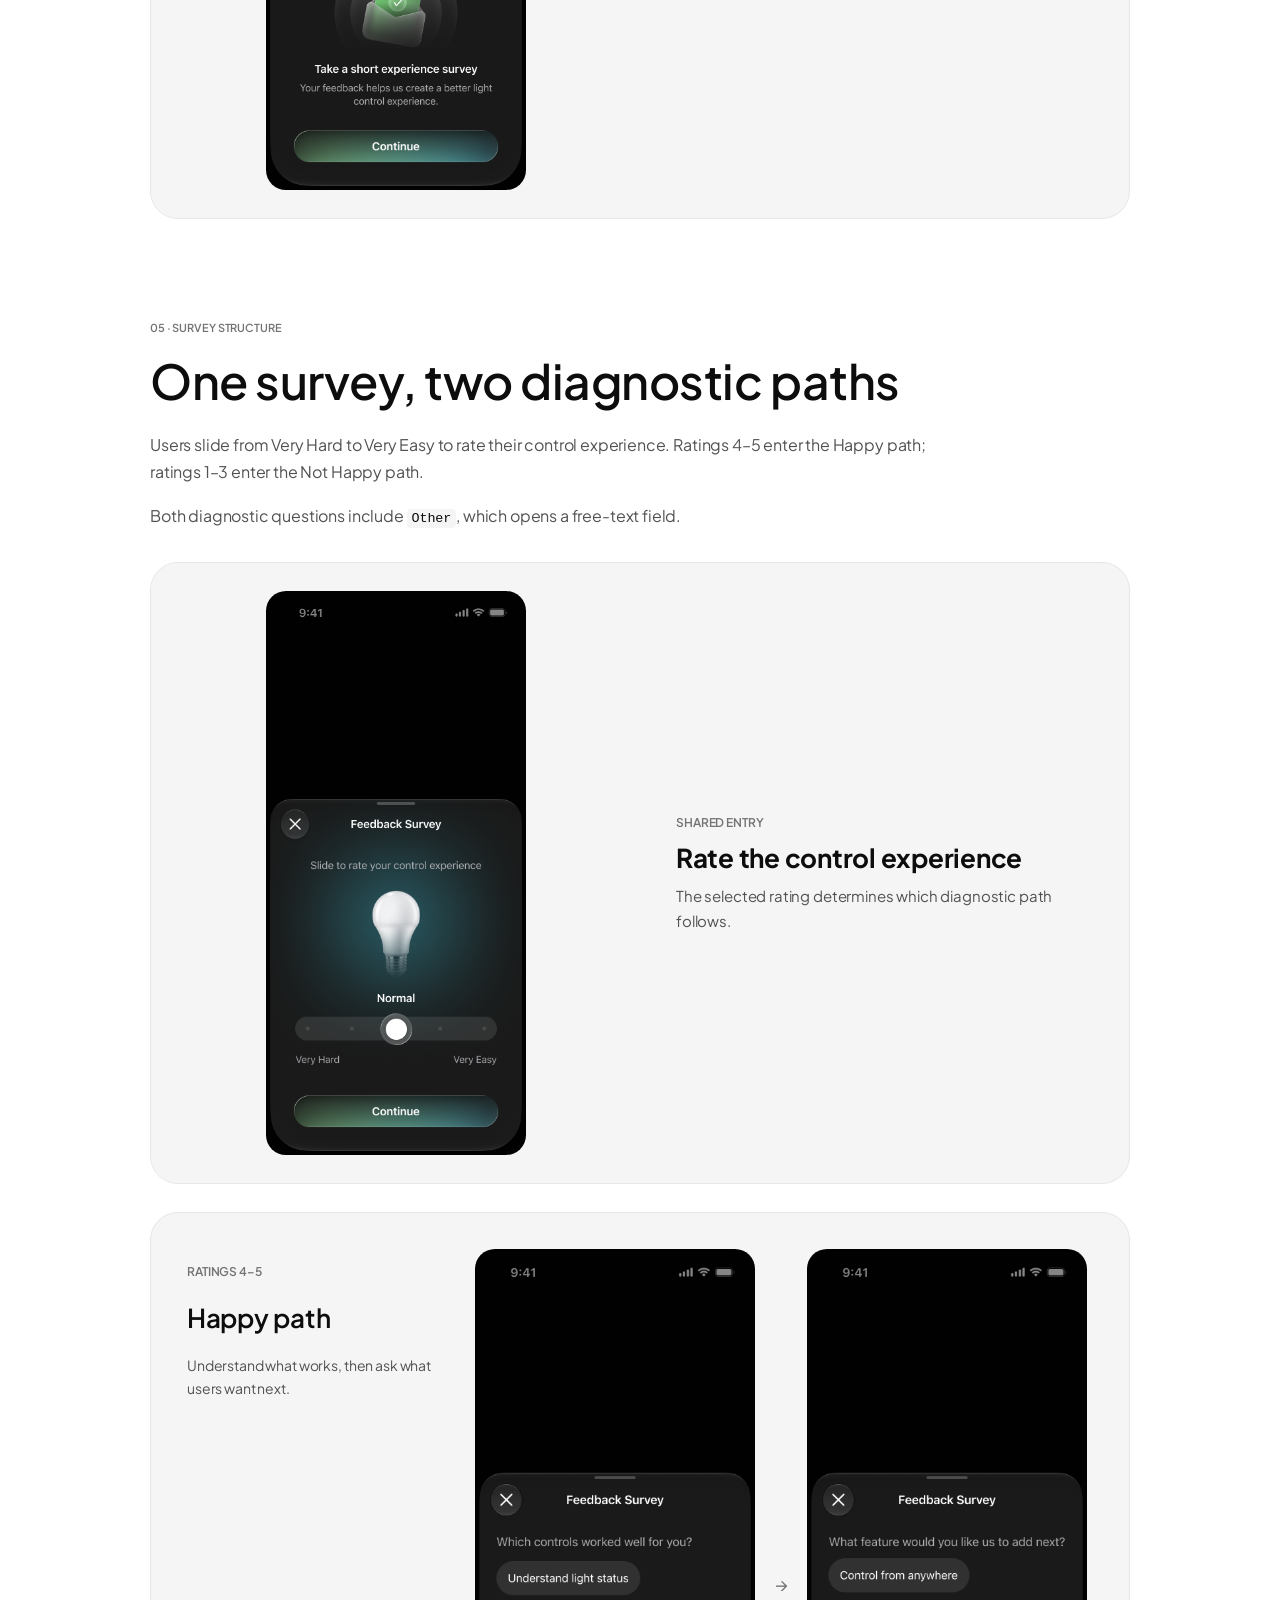
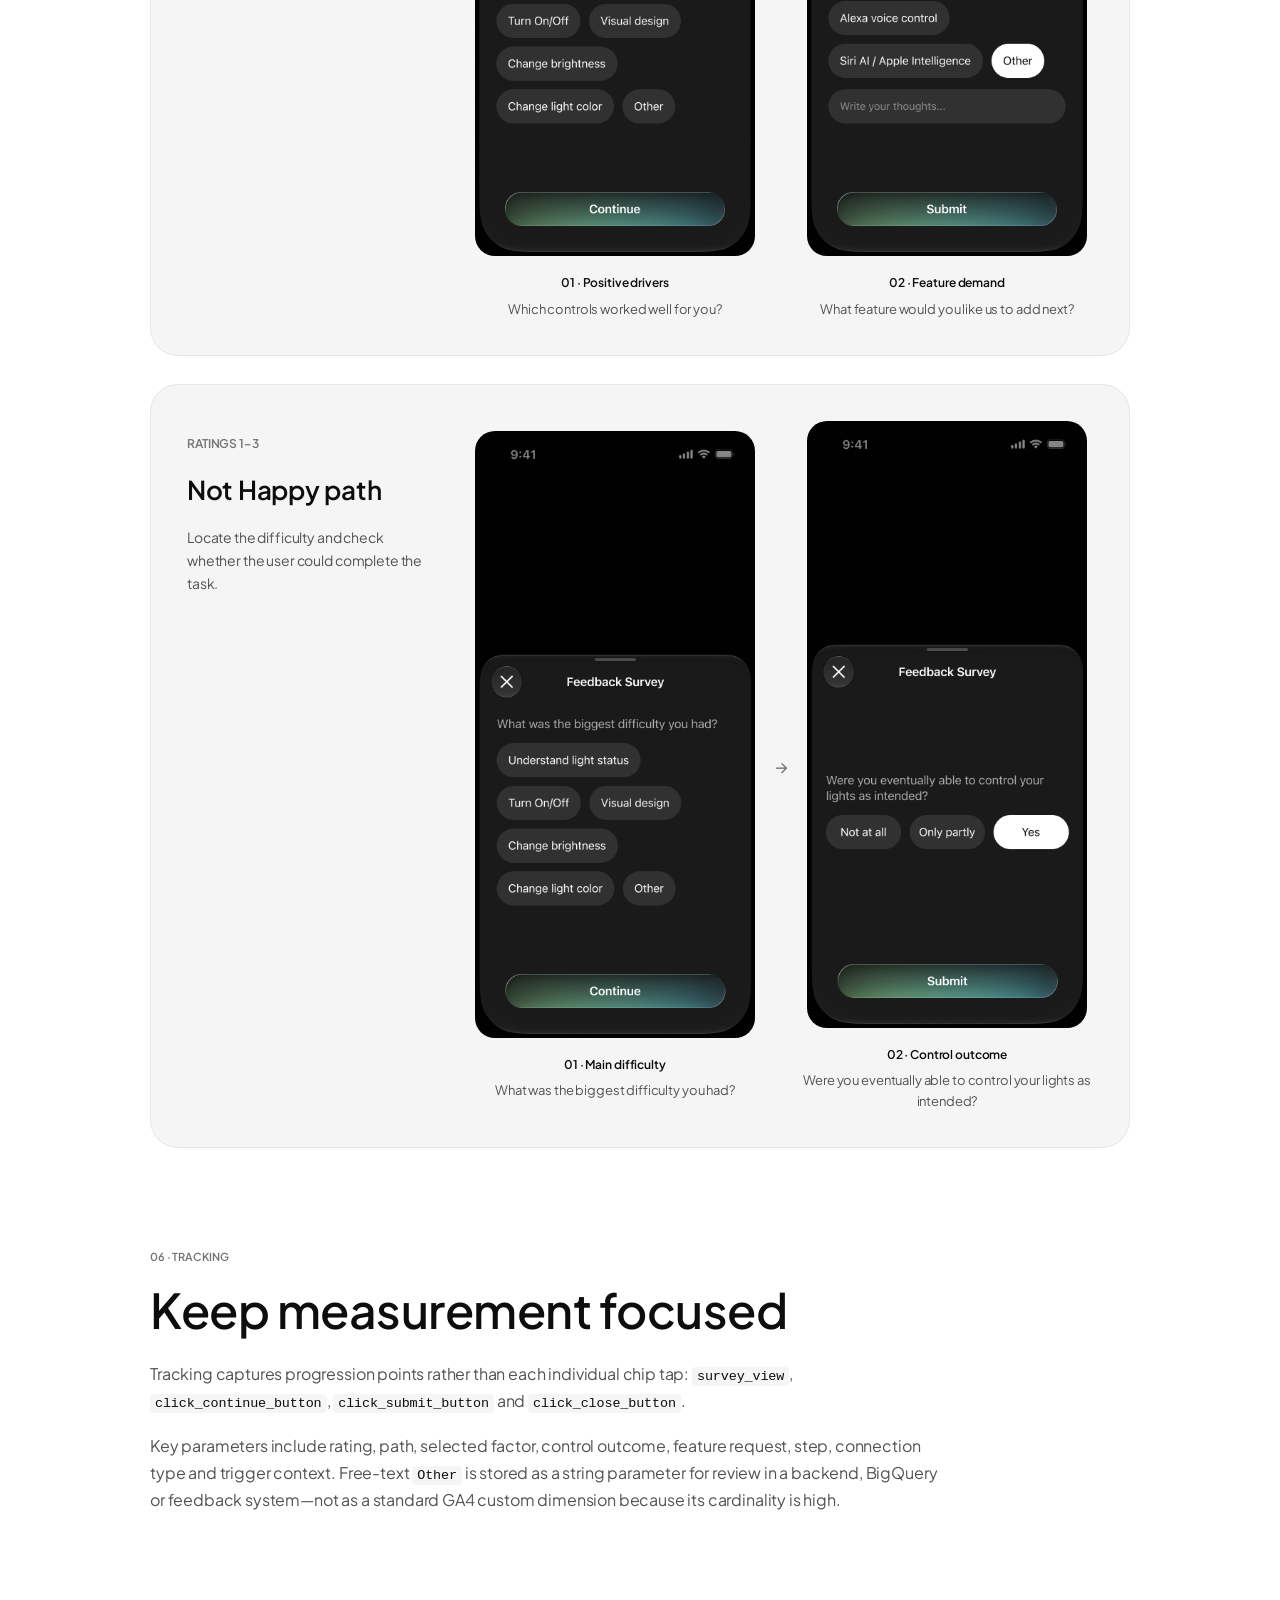
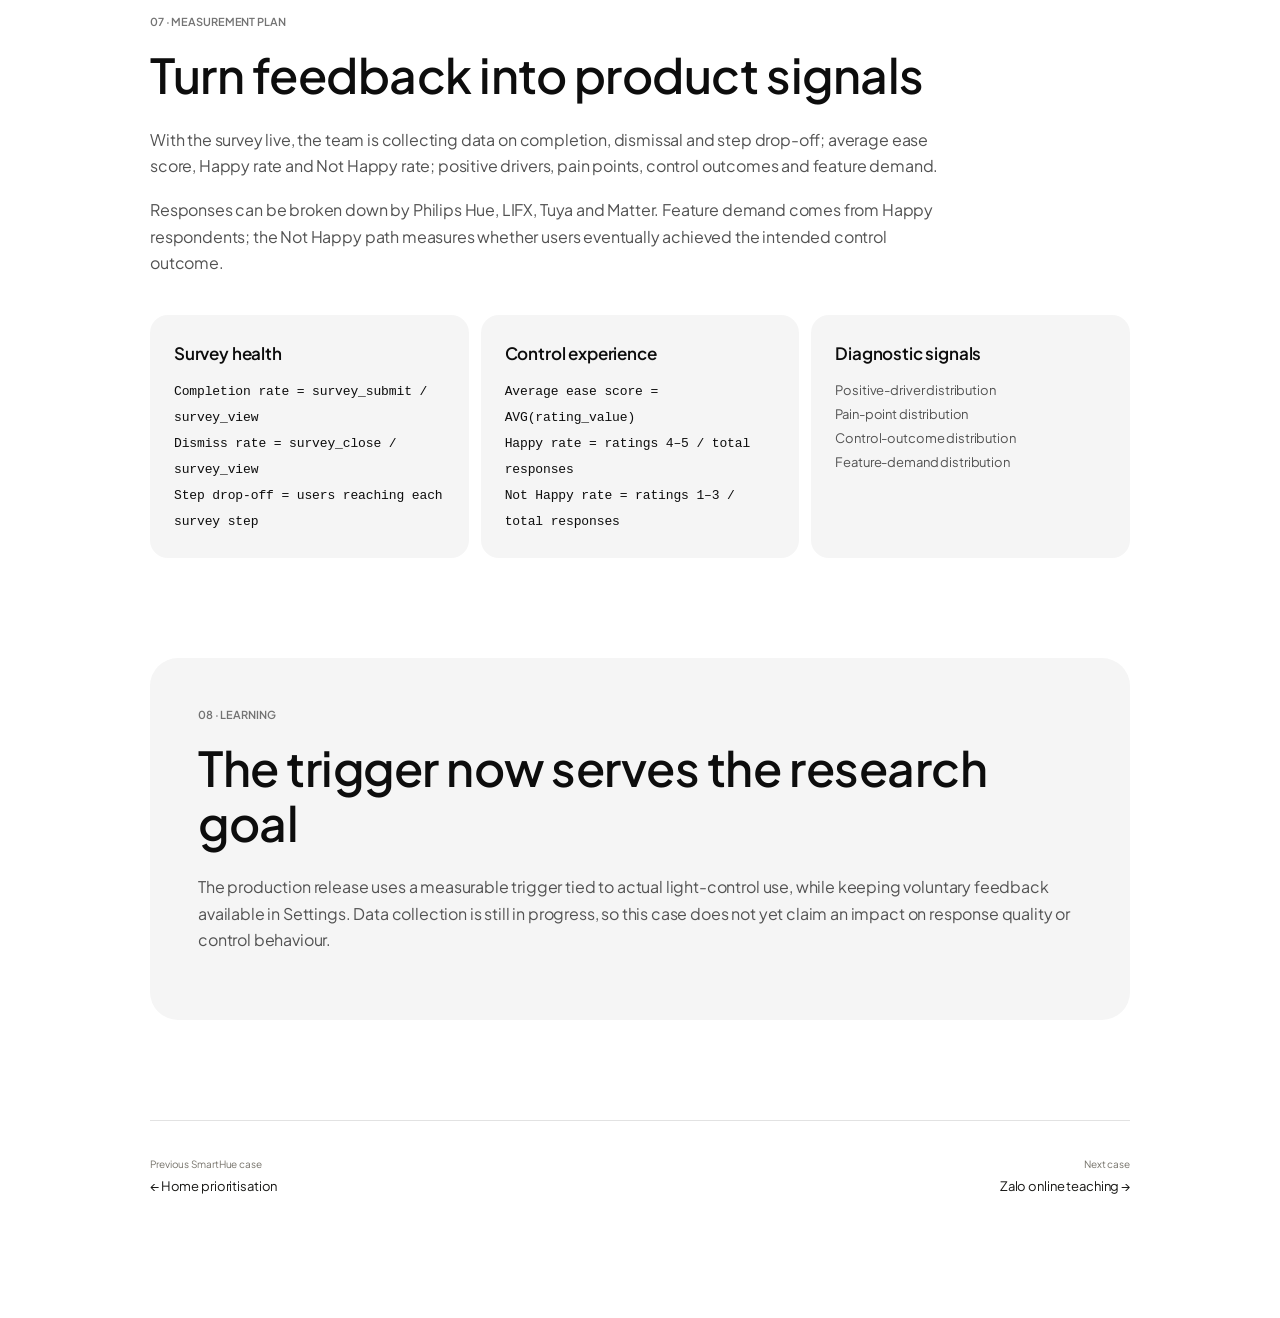
<file: projects/smarthue-control-experience-survey.html>
<!doctype html>
<html lang="en">
  <head>
    <meta charset="UTF-8" />
    <meta name="viewport" content="width=device-width,initial-scale=1" />
    <meta name="description" content="SmartHue control-experience survey case study by Nguyễn Hồng Phú." />
    <title>SmartHue Control Experience Survey — Nguyễn Hồng Phú</title>
    <link rel="preconnect" href="https://fonts.googleapis.com" />
    <link rel="preconnect" href="https://fonts.gstatic.com" crossorigin />
    <link href="https://fonts.googleapis.com/css2?family=Plus+Jakarta+Sans:wght@400;500;600&display=swap" rel="stylesheet" />
    <link rel="stylesheet" href="../tokens.css?v=20260903-survey1" />
    <link rel="stylesheet" href="./project.css?v=20260903-survey1" />
    <link rel="stylesheet" href="./case-standard.css?v=20260903-standard6" />
    <link rel="stylesheet" href="./smarthue-control-experience-survey.css?v=20260905-refined" />
  </head>
  <body class="case-page survey-page">
    <div class="reading-progress" role="progressbar" aria-label="Reading progress" aria-valuemin="0" aria-valuemax="100" aria-valuenow="0"><span></span></div>
    <nav class="site-bar"><a href="../index.html#work">← All projects</a><span>0% read</span></nav>

    <main class="article-shell">
      <header class="article-header case-hero reveal">
        <p class="kicker">SmartHue · Product research</p>
        <h1>Keeping feedback close to the control experience</h1>
        <p class="dek">I designed a control-experience survey for Premium SmartHue users, simplifying its trigger so feedback stayed close to the question the team needed answered: can people control their lights easily, reliably and as intended?</p>
        <div class="case-status case-status--live" role="note"><span>Shipped to production</span><p>Data collection is in progress.</p></div>
        <ul class="case-brief" aria-label="Case at a glance">
          <li><span>Role</span><strong>Product Designer</strong></li>
          <li><span>Owned</span><strong>GA4 analysis, survey UX/UI, trigger &amp; tracking</strong></li>
          <li><span>Delivery</span><strong>Prototype, handoff &amp; build validation</strong></li>
          <li><span>Collaboration</span><strong>PM, Engineering &amp; peer design review</strong></li>
        </ul>
      </header>

      <article class="article-body case-body">
        <section class="case-section reveal">
          <p class="section-number">01 · Product context</p>
          <h2>After six months of shipping, it was time to listen</h2>
          <div class="copy-column">
            <ul class="case-points">
              <li><strong>Product cycle:</strong> After six months of continuously shipping features and optimising both product and monetisation flows, the team entered the final stage of its HEART-based product cycle: understanding user Happiness.</li>
              <li><strong>Year-end opportunity:</strong> Before prioritising the rest of the year, we needed to pause and listen—especially ahead of the festival period, when the light-control product had greater opportunity to grow.</li>
              <li><strong>Research question:</strong> Can people control their lights easily, reliably and as intended?</li>
            </ul>
          </div>
          <div class="supporting-evidence" aria-label="Supporting GA4 evidence">
            <span>Supporting evidence · GA4</span>
            <p><strong>82.17%</strong> of successfully connected users performed at least one light-control action in the same session.</p>
            <p>The first session averaged approximately <strong>9.4 control actions per user</strong>.</p>
            <small>These figures confirmed exposure to the core experience; they were not used as trigger rules.</small>
          </div>
        </section>

        <section class="case-section reveal">
          <p class="section-number">02 · Research goal</p>
          <h2>Stop searching for a perfect moment</h2>
          <div class="copy-column">
            <p>The early work became focused on finding a “perfect” survey moment through control counts, sessions, anti-spam timing, safe actions and fallback rules. The trigger research was becoming deeper than the ultimate goal.</p>
            <p>The goal was not to build the most complex trigger. It was to collect reliable feedback about light control. That meant first identifying the right audience, then choosing a simple moment to ask them.</p>
          </div>
        </section>

        <section class="case-section reveal">
          <p class="section-number">03 · Audience</p>
          <h2>Ask users who can experience control without a paywall interruption</h2>
          <div class="copy-column">
            <p>The survey targeted Premium users. They had shown greater commitment, could control lights repeatedly, and were not interrupted by the free-usage limit or paywall. This kept the feedback focused on the light-control experience rather than monetisation friction.</p>
          </div>
        </section>

        <section class="case-section reveal">
          <p class="section-number">04 · Trigger</p>
          <h2>Session 2, after the second control action</h2>
          <div class="copy-column">
            <ul class="case-points">
              <li><strong>Eligible audience:</strong> Premium users in their second session after purchase.</li>
              <li><strong>Automatic trigger:</strong> Show the survey after the second qualifying light-control action in that session.</li>
              <li><strong>Qualifying actions:</strong> On/Off, Brightness or Color.</li>
              <li><strong>No automatic fallback:</strong> If the condition is not met before the user leaves, do not trigger the survey in Session 3.</li>
              <li><strong>Voluntary access:</strong> Keep the survey available in Settings so users can share feedback at any time.</li>
            </ul>
          </div>
          <ol class="trigger-sequence" aria-label="Survey trigger sequence">
            <li>User purchases subscription</li>
            <li>Session 2 after purchase</li>
            <li>First qualifying control action</li>
            <li>Second qualifying control action</li>
            <li>Show the survey</li>
          </ol>
          <p class="trigger-boundary"><strong>Boundary:</strong> No automatic Session 3 fallback · Survey remains available in Settings</p>
          <figure class="settings-entry-visual">
            <div><img src="./assets/smarthue/survey-settings-entry.png" alt="SmartHue Settings entry inviting a Premium user to take a short control-experience survey." /></div>
            <figcaption><span>Voluntary path</span><strong>Feedback remains available in Settings</strong><p>Users can open the same survey themselves, even when the automatic trigger condition is not met.</p></figcaption>
          </figure>
        </section>

        <section class="case-section reveal">
          <p class="section-number">05 · Survey structure</p>
          <h2>One survey, two diagnostic paths</h2>
          <div class="copy-column">
            <p>Users slide from Very Hard to Very Easy to rate their control experience. Ratings 4–5 enter the Happy path; ratings 1–3 enter the Not Happy path.</p>
            <p>Both diagnostic questions include <code>Other</code>, which opens a free-text field.</p>
          </div>
          <figure class="survey-entry-screen">
            <div><img src="./assets/smarthue/survey-rating.png" alt="SmartHue survey screen asking users to slide from Very Hard to Very Easy to rate their control experience." /></div>
            <figcaption><span>Shared entry</span><strong>Rate the control experience</strong><p>The selected rating determines which diagnostic path follows.</p></figcaption>
          </figure>
          <div class="survey-branch-grid">
            <section class="survey-branch">
              <header><span>Ratings 4–5</span><h3>Happy path</h3><p>Understand what works, then ask what users want next.</p></header>
              <div class="survey-screen-flow">
                <figure><img src="./assets/smarthue/survey-happy-controls.png" alt="Survey screen asking which light controls worked well." /><figcaption><strong>01 · Positive drivers</strong>Which controls worked well for you?</figcaption></figure>
                <i aria-hidden="true">→</i>
                <figure><img src="./assets/smarthue/survey-happy-feature.png" alt="Survey screen asking which feature the user would like SmartHue to add next." /><figcaption><strong>02 · Feature demand</strong>What feature would you like us to add next?</figcaption></figure>
              </div>
            </section>
            <section class="survey-branch">
              <header><span>Ratings 1–3</span><h3>Not Happy path</h3><p>Locate the difficulty and check whether the user could complete the task.</p></header>
              <div class="survey-screen-flow">
                <figure><img src="./assets/smarthue/survey-not-happy-difficulty.png" alt="Survey screen asking about the user's biggest difficulty when controlling lights." /><figcaption><strong>01 · Main difficulty</strong>What was the biggest difficulty you had?</figcaption></figure>
                <i aria-hidden="true">→</i>
                <figure><img src="./assets/smarthue/survey-not-happy-outcome.png" alt="Survey screen asking whether the user was eventually able to control their lights as intended." /><figcaption><strong>02 · Control outcome</strong>Were you eventually able to control your lights as intended?</figcaption></figure>
              </div>
            </section>
          </div>
        </section>

        <section class="case-section reveal">
          <p class="section-number">06 · Tracking</p>
          <h2>Keep measurement focused</h2>
          <div class="copy-column">
            <p>Tracking captures progression points rather than each individual chip tap: <code>survey_view</code>, <code>click_continue_button</code>, <code>click_submit_button</code> and <code>click_close_button</code>.</p>
            <p>Key parameters include rating, path, selected factor, control outcome, feature request, step, connection type and trigger context. Free-text <code>Other</code> is stored as a string parameter for review in a backend, BigQuery or feedback system—not as a standard GA4 custom dimension because its cardinality is high.</p>
          </div>
        </section>

        <section class="case-section reveal">
          <p class="section-number">07 · Measurement plan</p>
          <h2>Turn feedback into product signals</h2>
          <div class="copy-column">
            <p>With the survey live, the team is collecting data on completion, dismissal and step drop-off; average ease score, Happy rate and Not Happy rate; positive drivers, pain points, control outcomes and feature demand.</p>
            <p>Responses can be broken down by Philips Hue, LIFX, Tuya and Matter. Feature demand comes from Happy respondents; the Not Happy path measures whether users eventually achieved the intended control outcome.</p>
          </div>
          <div class="metric-list" aria-label="Measurement definitions">
            <section><h3>Survey health</h3><p><code>Completion rate = survey_submit / survey_view</code><br /><code>Dismiss rate = survey_close / survey_view</code><br /><code>Step drop-off = users reaching each survey step</code></p></section>
            <section><h3>Control experience</h3><p><code>Average ease score = AVG(rating_value)</code><br /><code>Happy rate = ratings 4–5 / total responses</code><br /><code>Not Happy rate = ratings 1–3 / total responses</code></p></section>
            <section><h3>Diagnostic signals</h3><p>Positive-driver distribution<br />Pain-point distribution<br />Control-outcome distribution<br />Feature-demand distribution</p></section>
          </div>
        </section>

        <section class="case-section closing-section reveal">
          <p class="section-number">08 · Learning</p>
          <h2>The trigger now serves the research goal</h2>
          <p>The production release uses a measurable trigger tied to actual light-control use, while keeping voluntary feedback available in Settings. Data collection is still in progress, so this case does not yet claim an impact on response quality or control behaviour.</p>
        </section>
      </article>

      <footer class="article-footer reveal"><a href="./smarthue-home-room.html"><span>Previous SmartHue case</span>← Home prioritisation</a><a href="./zalo-online-teaching.html"><span>Next case</span>Zalo online teaching →</a></footer>
    </main>
    <script src="./project.js"></script>
  </body>
</html>
</file>
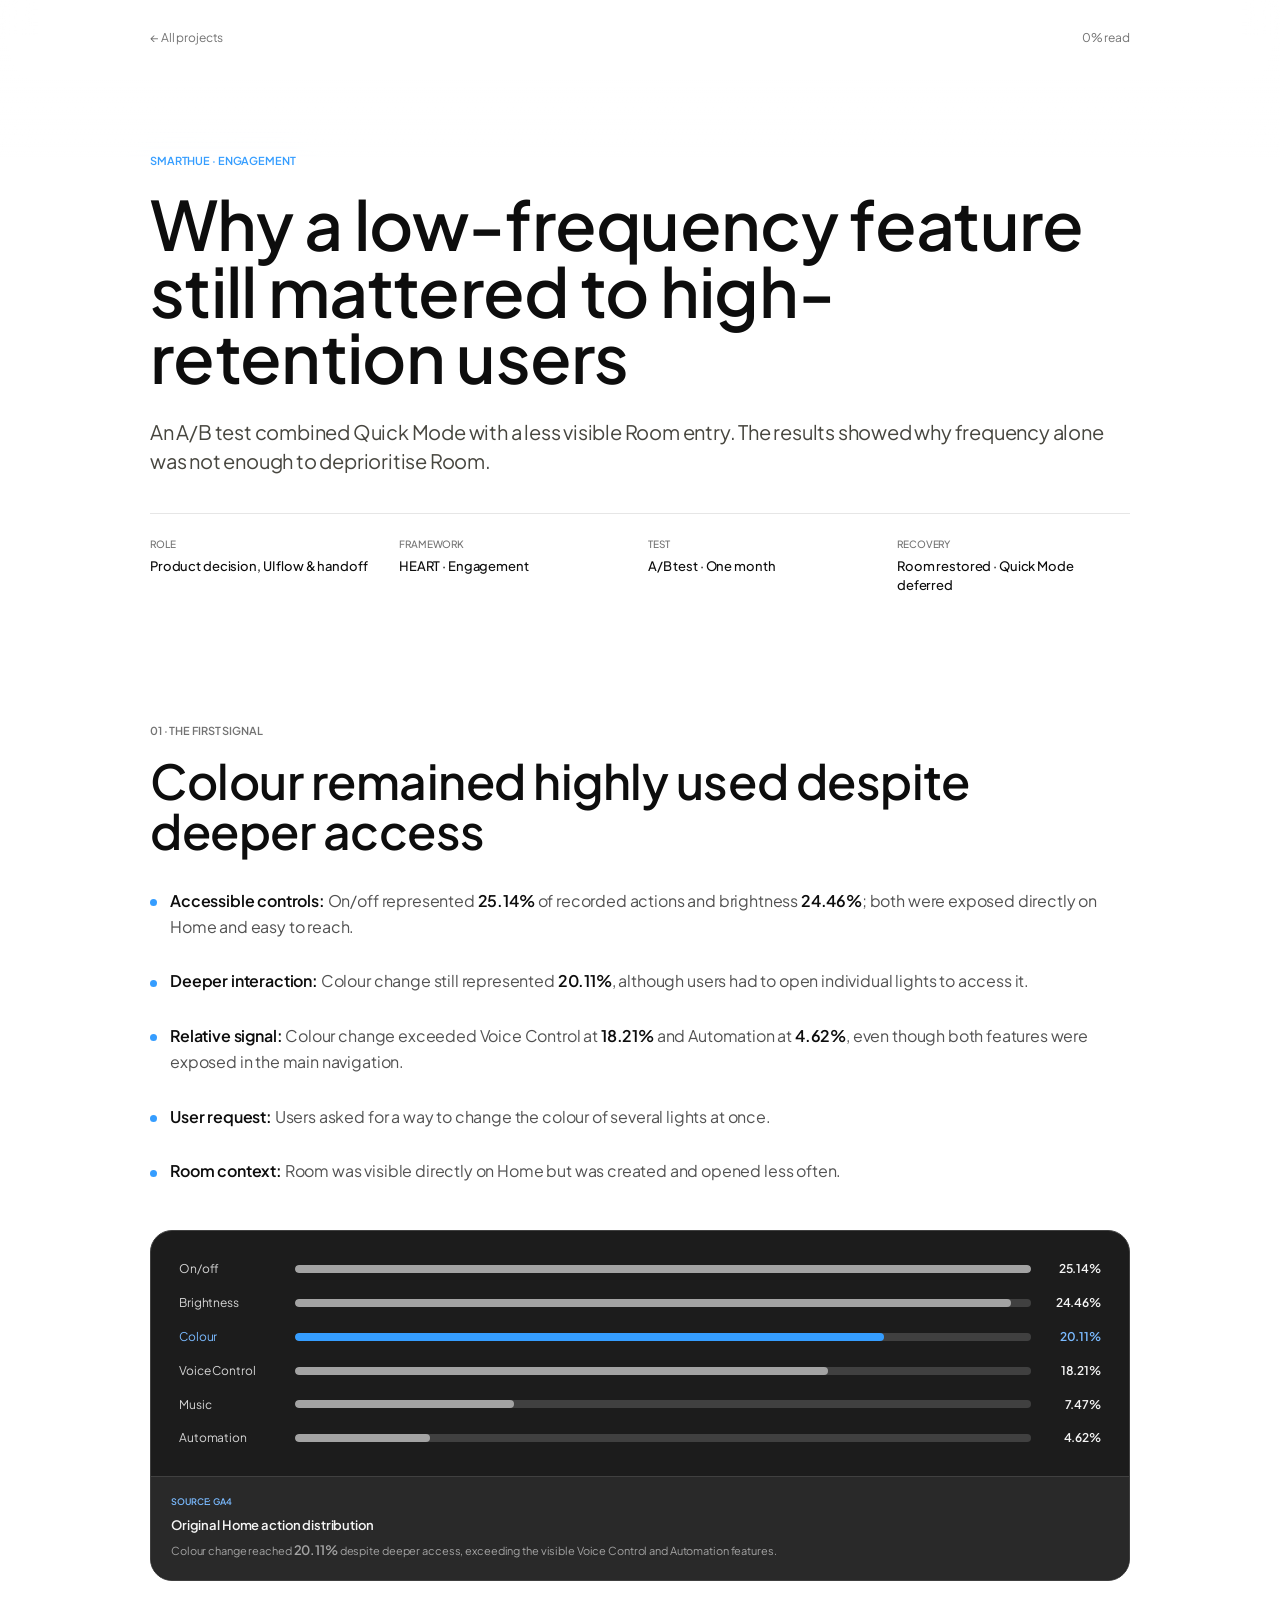
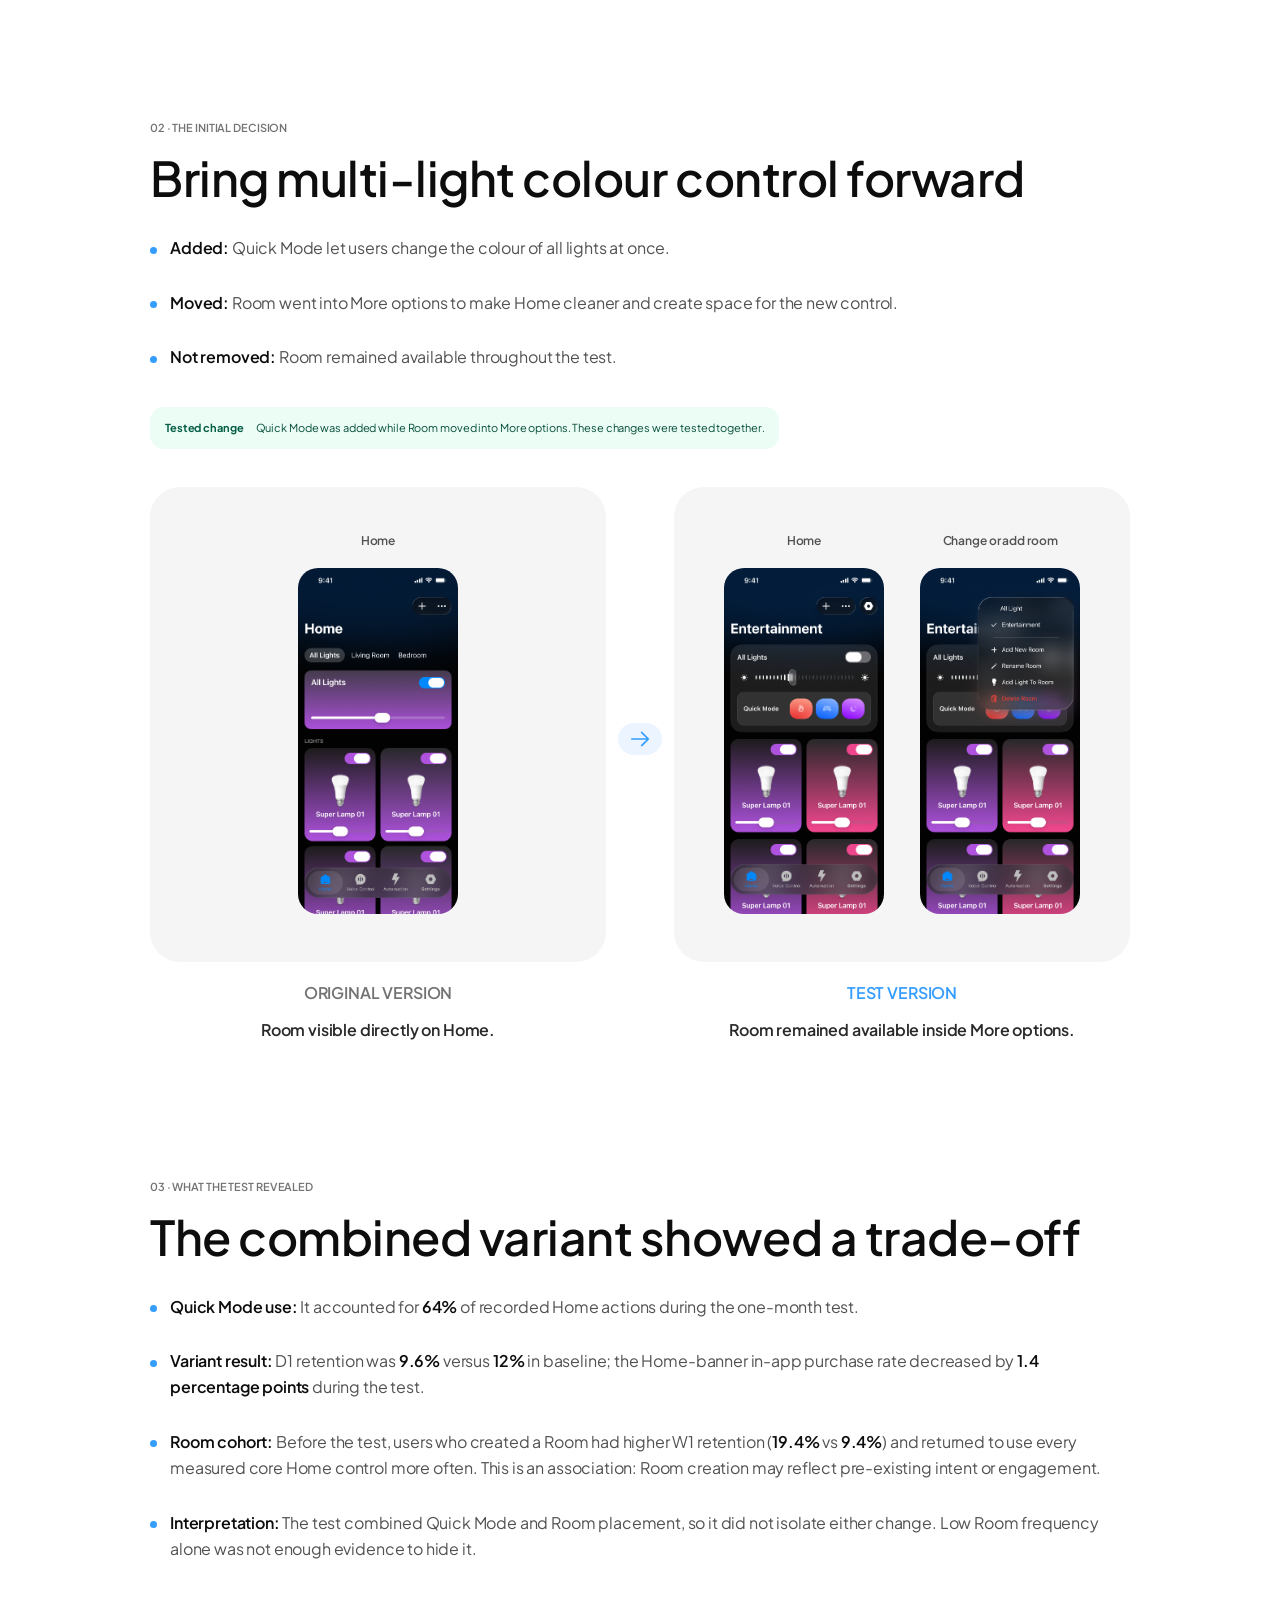
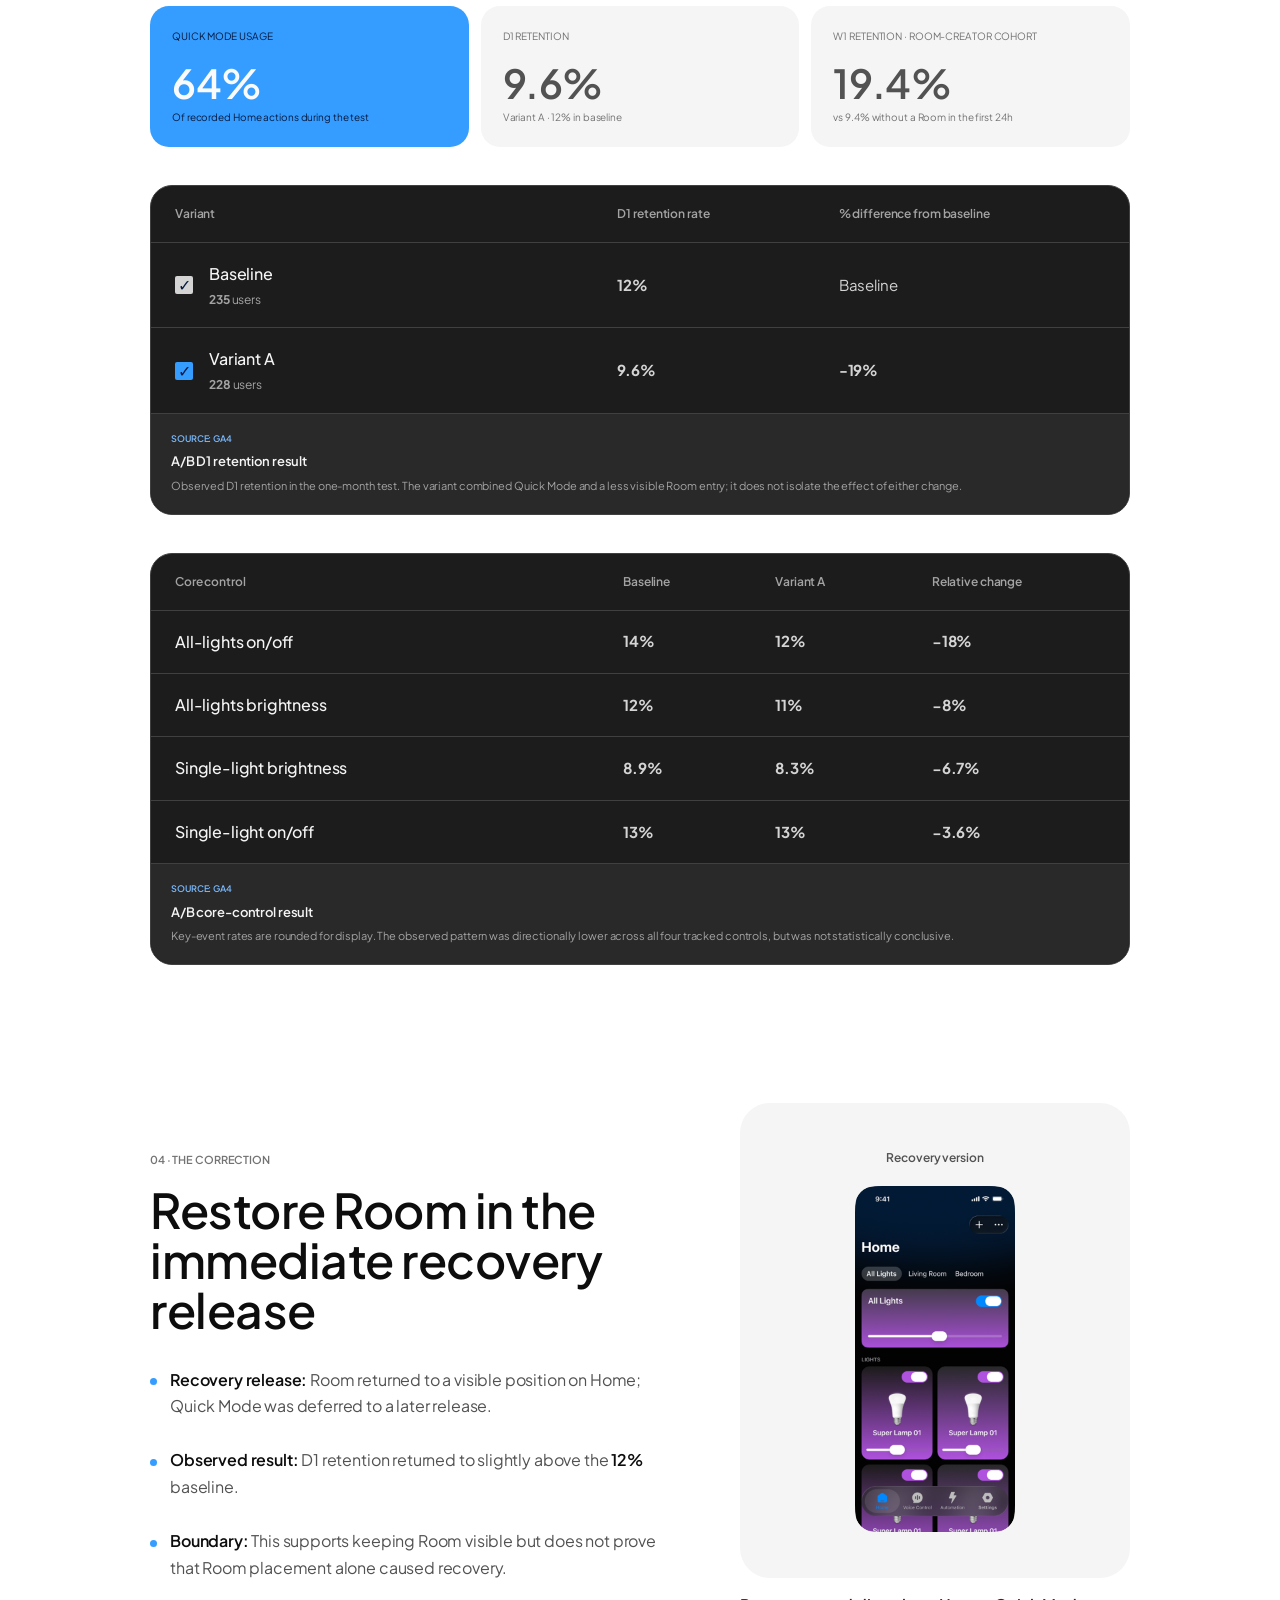
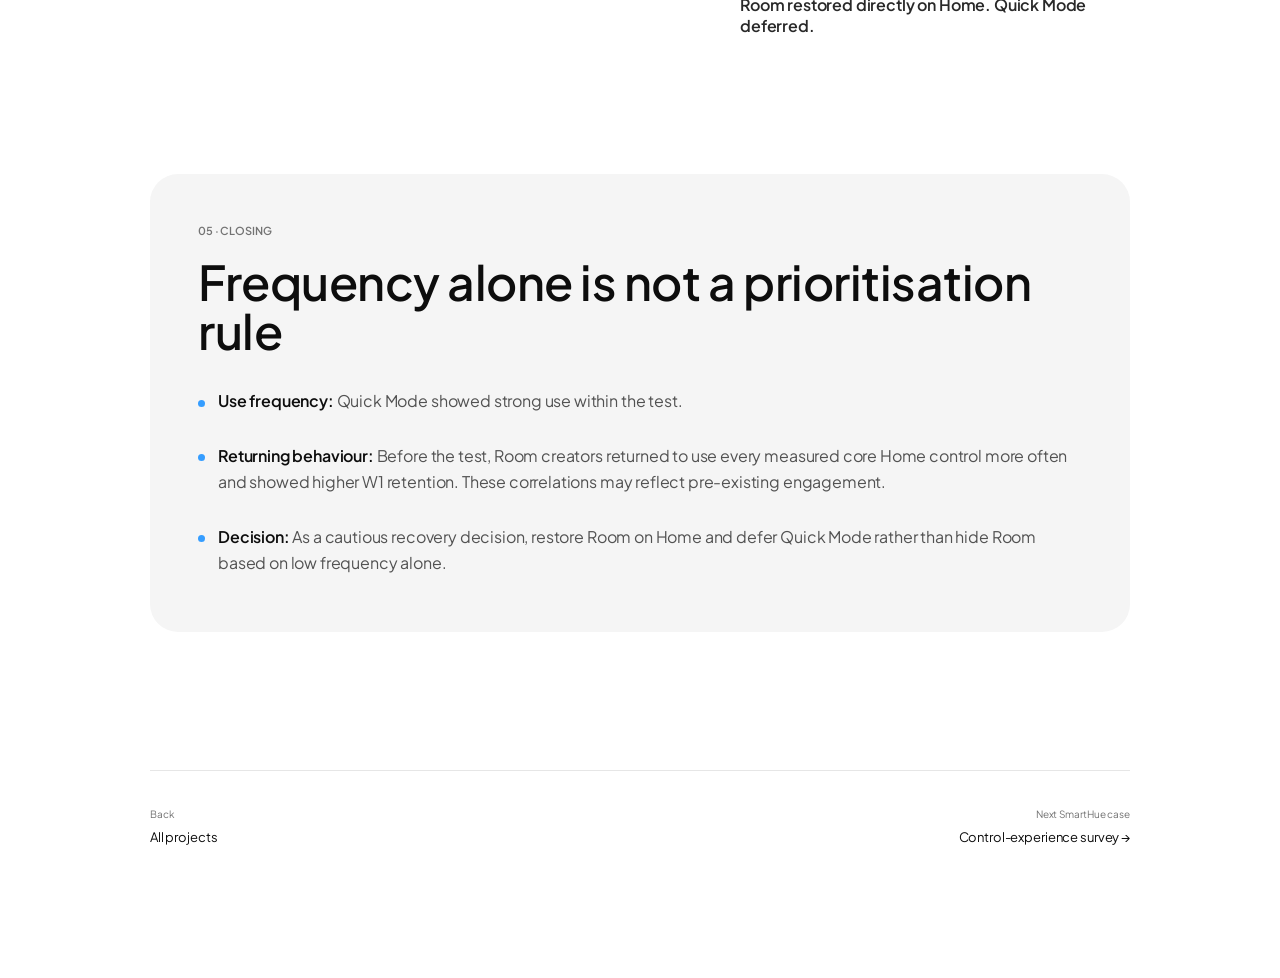
<file: projects/smarthue-home-room.html>
<!doctype html>
<html lang="en">
  <head>
    <meta charset="UTF-8" />
    <meta name="viewport" content="width=device-width,initial-scale=1" />
    <meta name="description" content="SmartHue Home and Room prioritisation case study by Nguyễn Hồng Phú." />
    <title>SmartHue Home / Room — Nguyễn Hồng Phú</title>
    <link rel="preconnect" href="https://fonts.googleapis.com" />
    <link rel="preconnect" href="https://fonts.gstatic.com" crossorigin />
    <link href="https://fonts.googleapis.com/css2?family=Plus+Jakarta+Sans:wght@400;500;600&display=swap" rel="stylesheet" />
    <link rel="stylesheet" href="./project.css?v=20260902-home-room1" />
    <link rel="stylesheet" href="./smarthue-home-room.css?v=20260903-home-room5" />
    <link rel="stylesheet" href="./case-standard.css?v=20260903-standard6" />
    <link rel="stylesheet" href="../tokens.css?v=20260902-colors1" />
  </head>
  <body class="case-page home-room-page">
    <div class="reading-progress" role="progressbar" aria-label="Reading progress" aria-valuemin="0" aria-valuemax="100" aria-valuenow="0"><span></span></div>
    <nav class="site-bar"><a href="../index.html#work">← All projects</a><span>0% read</span></nav>

    <main class="article-shell">
      <header class="article-header case-hero reveal">
        <p class="kicker">SmartHue · Engagement</p>
        <h1>Why a low-frequency feature still mattered to high-retention users</h1>
        <p class="dek">An A/B test combined Quick Mode with a less visible Room entry. The results showed why frequency alone was not enough to deprioritise Room.</p>
        <ul class="case-brief" aria-label="Case at a glance">
          <li><span>Role</span><strong>Product decision, UI flow &amp; handoff</strong></li>
          <li><span>Framework</span><strong>HEART · Engagement</strong></li>
          <li><span>Test</span><strong>A/B test · One month</strong></li>
          <li><span>Recovery</span><strong>Room restored · Quick Mode deferred</strong></li>
        </ul>
      </header>

      <article class="article-body case-body">
        <section class="case-section reveal">
          <p class="section-number">01 · The first signal</p>
          <h2>Colour remained highly used despite deeper access</h2>
          <div class="copy-column">
            <ul class="case-points"><li><strong>Accessible controls:</strong> On/off represented <strong>25.14%</strong> of recorded actions and brightness <strong>24.46%</strong>; both were exposed directly on Home and easy to reach.</li><li><strong>Deeper interaction:</strong> Colour change still represented <strong>20.11%</strong>, although users had to open individual lights to access it.</li><li><strong>Relative signal:</strong> Colour change exceeded Voice Control at <strong>18.21%</strong> and Automation at <strong>4.62%</strong>, even though both features were exposed in the main navigation.</li><li><strong>User request:</strong> Users asked for a way to change the colour of several lights at once.</li><li><strong>Room context:</strong> Room was visible directly on Home but was created and opened less often.</li></ul>
          </div>
          <figure class="ga4-action-chart" aria-labelledby="ga4-action-chart-caption">
            <div class="ga4-action-chart__plot" role="img" aria-label="Original Home action distribution: on and off 25.14%, brightness 24.46%, colour change 20.11%, Voice Control 18.21%, Music 7.47%, and Automation 4.62%.">
              <div class="ga4-action-chart__row"><span>On/off</span><i><b style="--bar-width:100%"></b></i><strong>25.14%</strong></div>
              <div class="ga4-action-chart__row"><span>Brightness</span><i><b style="--bar-width:97.3%"></b></i><strong>24.46%</strong></div>
              <div class="ga4-action-chart__row ga4-action-chart__row--highlight"><span>Colour</span><i><b style="--bar-width:80%"></b></i><strong>20.11%</strong></div>
              <div class="ga4-action-chart__row"><span>Voice Control</span><i><b style="--bar-width:72.4%"></b></i><strong>18.21%</strong></div>
              <div class="ga4-action-chart__row"><span>Music</span><i><b style="--bar-width:29.7%"></b></i><strong>7.47%</strong></div>
              <div class="ga4-action-chart__row"><span>Automation</span><i><b style="--bar-width:18.4%"></b></i><strong>4.62%</strong></div>
            </div>
            <figcaption id="ga4-action-chart-caption"><span>Source: GA4</span><strong>Original Home action distribution</strong><p>Colour change reached <strong>20.11%</strong> despite deeper access, exceeding the visible Voice Control and Automation features.</p></figcaption>
          </figure>
        </section>

        <section class="case-section reveal">
          <p class="section-number">02 · The initial decision</p>
          <h2>Bring multi-light colour control forward</h2>
          <div class="copy-column">
            <ul class="case-points"><li><strong>Added:</strong> Quick Mode let users change the colour of all lights at once.</li><li><strong>Moved:</strong> Room went into More options to make Home cleaner and create space for the new control.</li><li><strong>Not removed:</strong> Room remained available throughout the test.</li></ul>
          </div>
          <div class="decision-note"><strong>Tested change</strong><span>Quick Mode was added while Room moved into More options. These changes were tested together.</span></div>
          <div class="home-comparison" aria-label="Original and test versions of the SmartHue Home screen">
            <figure class="home-comparison__column">
              <div class="home-comparison__stage home-comparison__stage--original">
                <div class="home-comparison__screen">
                  <span>Home</span>
                  <img src="./assets/smarthue/home-original.png" alt="Original SmartHue Home screen with Room visible in the primary navigation." />
                </div>
              </div>
              <figcaption><span>Original version</span><strong>Room visible directly on Home.</strong></figcaption>
            </figure>
            <div class="home-comparison__arrow" aria-hidden="true"><img src="./assets/smarthue/arrow-forward.svg" alt="" /></div>
            <figure class="home-comparison__column">
              <div class="home-comparison__stage home-comparison__stage--test">
                <div class="home-comparison__screen">
                  <span>Home</span>
                  <img src="./assets/smarthue/home-test.png" alt="Test SmartHue Home screen with Quick Mode available on Home." />
                </div>
                <div class="home-comparison__screen">
                  <span>Change or add room</span>
                  <img src="./assets/smarthue/home-test-more.png" alt="Test SmartHue Home screen with Room controls available inside More options." />
                </div>
              </div>
              <figcaption><span>Test version</span><strong>Room remained available inside More options.</strong></figcaption>
            </figure>
          </div>
        </section>

        <section class="case-section reveal">
          <p class="section-number">03 · What the test revealed</p>
          <h2>The combined variant showed a trade-off</h2>
          <div class="copy-column">
            <ul class="case-points"><li><strong>Quick Mode use:</strong> It accounted for <strong>64%</strong> of recorded Home actions during the one-month test.</li><li><strong>Variant result:</strong> D1 retention was <strong>9.6%</strong> versus <strong>12%</strong> in baseline; the Home-banner in-app purchase rate decreased by <strong>1.4 percentage points</strong> during the test.</li><li><strong>Room cohort:</strong> Before the test, users who created a Room had higher W1 retention (<strong>19.4%</strong> vs <strong>9.4%</strong>) and returned to use every measured core Home control more often. This is an association: Room creation may reflect pre-existing intent or engagement.</li><li><strong>Interpretation:</strong> The test combined Quick Mode and Room placement, so it did not isolate either change. Low Room frequency alone was not enough evidence to hide it.</li></ul>
          </div>
          <div class="metric-placeholders" aria-label="Key GA4 metrics">
            <div class="metric-card--primary"><span>Quick Mode usage</span><strong class="metric-value">64%</strong><small>Of recorded Home actions during the test</small></div>
            <div><span>D1 retention</span><strong class="metric-value">9.6%</strong><small>Variant A · 12% in baseline</small></div>
            <div><span>W1 retention · Room-creator cohort</span><strong class="metric-value">19.4%</strong><small>vs 9.4% without a Room in the first 24h</small></div>
          </div>
          <figure class="ga4-test-result" aria-labelledby="ga4-test-result-caption">
            <div class="ga4-test-result__table-wrap">
              <table>
                <thead><tr><th scope="col">Variant</th><th scope="col">D1 retention rate</th><th scope="col">% difference from baseline</th></tr></thead>
                <tbody>
                  <tr><th scope="row"><span class="ga4-test-result__variant"><i class="ga4-test-result__check" aria-hidden="true">✓</i><span>Baseline<small><strong>235</strong> users</small></span></span></th><td><strong>12%</strong></td><td>Baseline</td></tr>
                  <tr><th scope="row"><span class="ga4-test-result__variant"><i class="ga4-test-result__check ga4-test-result__check--variant" aria-hidden="true">✓</i><span>Variant A<small><strong>228</strong> users</small></span></span></th><td><strong>9.6%</strong></td><td><strong>-19%</strong></td></tr>
                </tbody>
              </table>
            </div>
            <figcaption id="ga4-test-result-caption"><span>Source: GA4</span><strong>A/B D1 retention result</strong><p>Observed D1 retention in the one-month test. The variant combined Quick Mode and a less visible Room entry; it does not isolate the effect of either change.</p></figcaption>
          </figure>
          <figure class="ga4-test-result" aria-labelledby="core-control-result-caption">
            <div class="ga4-test-result__table-wrap">
              <table>
                <thead><tr><th scope="col">Core control</th><th scope="col">Baseline</th><th scope="col">Variant A</th><th scope="col">Relative change</th></tr></thead>
                <tbody>
                  <tr><th scope="row">All-lights on/off</th><td><strong>14%</strong></td><td><strong>12%</strong></td><td><strong>−18%</strong></td></tr>
                  <tr><th scope="row">All-lights brightness</th><td><strong>12%</strong></td><td><strong>11%</strong></td><td><strong>−8%</strong></td></tr>
                  <tr><th scope="row">Single-light brightness</th><td><strong>8.9%</strong></td><td><strong>8.3%</strong></td><td><strong>−6.7%</strong></td></tr>
                  <tr><th scope="row">Single-light on/off</th><td><strong>13%</strong></td><td><strong>13%</strong></td><td><strong>−3.6%</strong></td></tr>
                </tbody>
              </table>
            </div>
            <figcaption id="core-control-result-caption"><span>Source: GA4</span><strong>A/B core-control result</strong><p>Key-event rates are rounded for display. The observed pattern was directionally lower across all four tracked controls, but was not statistically conclusive.</p></figcaption>
          </figure>
        </section>

        <section class="case-section correction-section reveal">
          <div>
            <p class="section-number">04 · The correction</p>
            <h2>Restore Room in the immediate recovery release</h2>
            <ul class="case-points"><li><strong>Recovery release:</strong> Room returned to a visible position on Home; Quick Mode was deferred to a later release.</li><li><strong>Observed result:</strong> D1 retention returned to slightly above the <strong>12%</strong> baseline.</li><li><strong>Boundary:</strong> This supports keeping Room visible but does not prove that Room placement alone caused recovery.</li></ul>
          </div>
          <figure class="final-home-figure">
            <div class="final-home-figure__stage">
              <div class="final-home-figure__screen">
                <span>Recovery version</span>
                <img src="./assets/smarthue/home-recovery.png" alt="SmartHue Home recovery screen with Room tabs visible directly on Home and no Quick Mode." />
              </div>
            </div>
            <figcaption>Room restored directly on Home. Quick Mode deferred.</figcaption>
          </figure>
        </section>

        <section class="case-section closing-section reveal">
          <p class="section-number">05 · Closing</p>
          <h2>Frequency alone is not a prioritisation rule</h2>
          <ul class="case-points"><li><strong>Use frequency:</strong> Quick Mode showed strong use within the test.</li><li><strong>Returning behaviour:</strong> Before the test, Room creators returned to use every measured core Home control more often and showed higher W1 retention. These correlations may reflect pre-existing engagement.</li><li><strong>Decision:</strong> As a cautious recovery decision, restore Room on Home and defer Quick Mode rather than hide Room based on low frequency alone.</li></ul>
        </section>
      </article>

      <footer class="article-footer reveal"><a href="../index.html#work"><span>Back</span>All projects</a><a href="./smarthue-control-experience-survey.html"><span>Next SmartHue case</span>Control-experience survey →</a></footer>
    </main>
    <script src="./project.js"></script>
  </body>
</html>
</file>
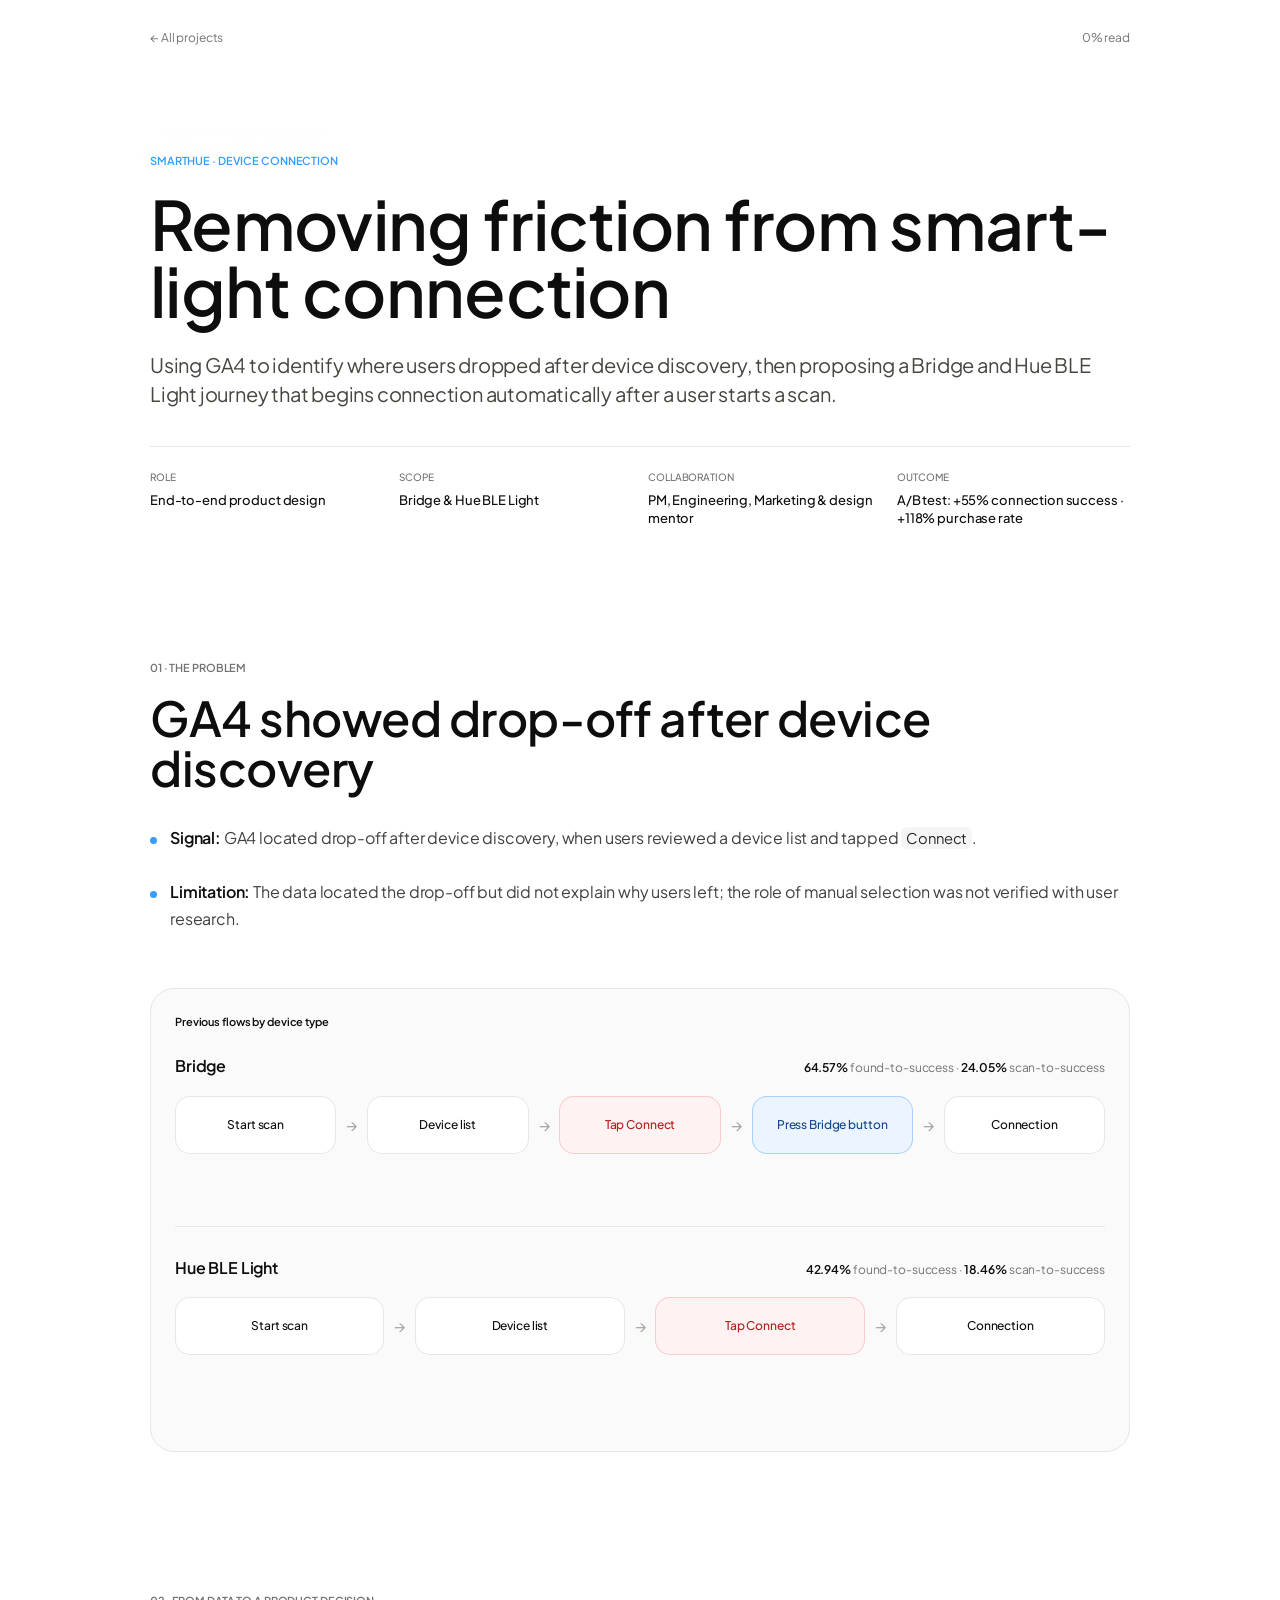
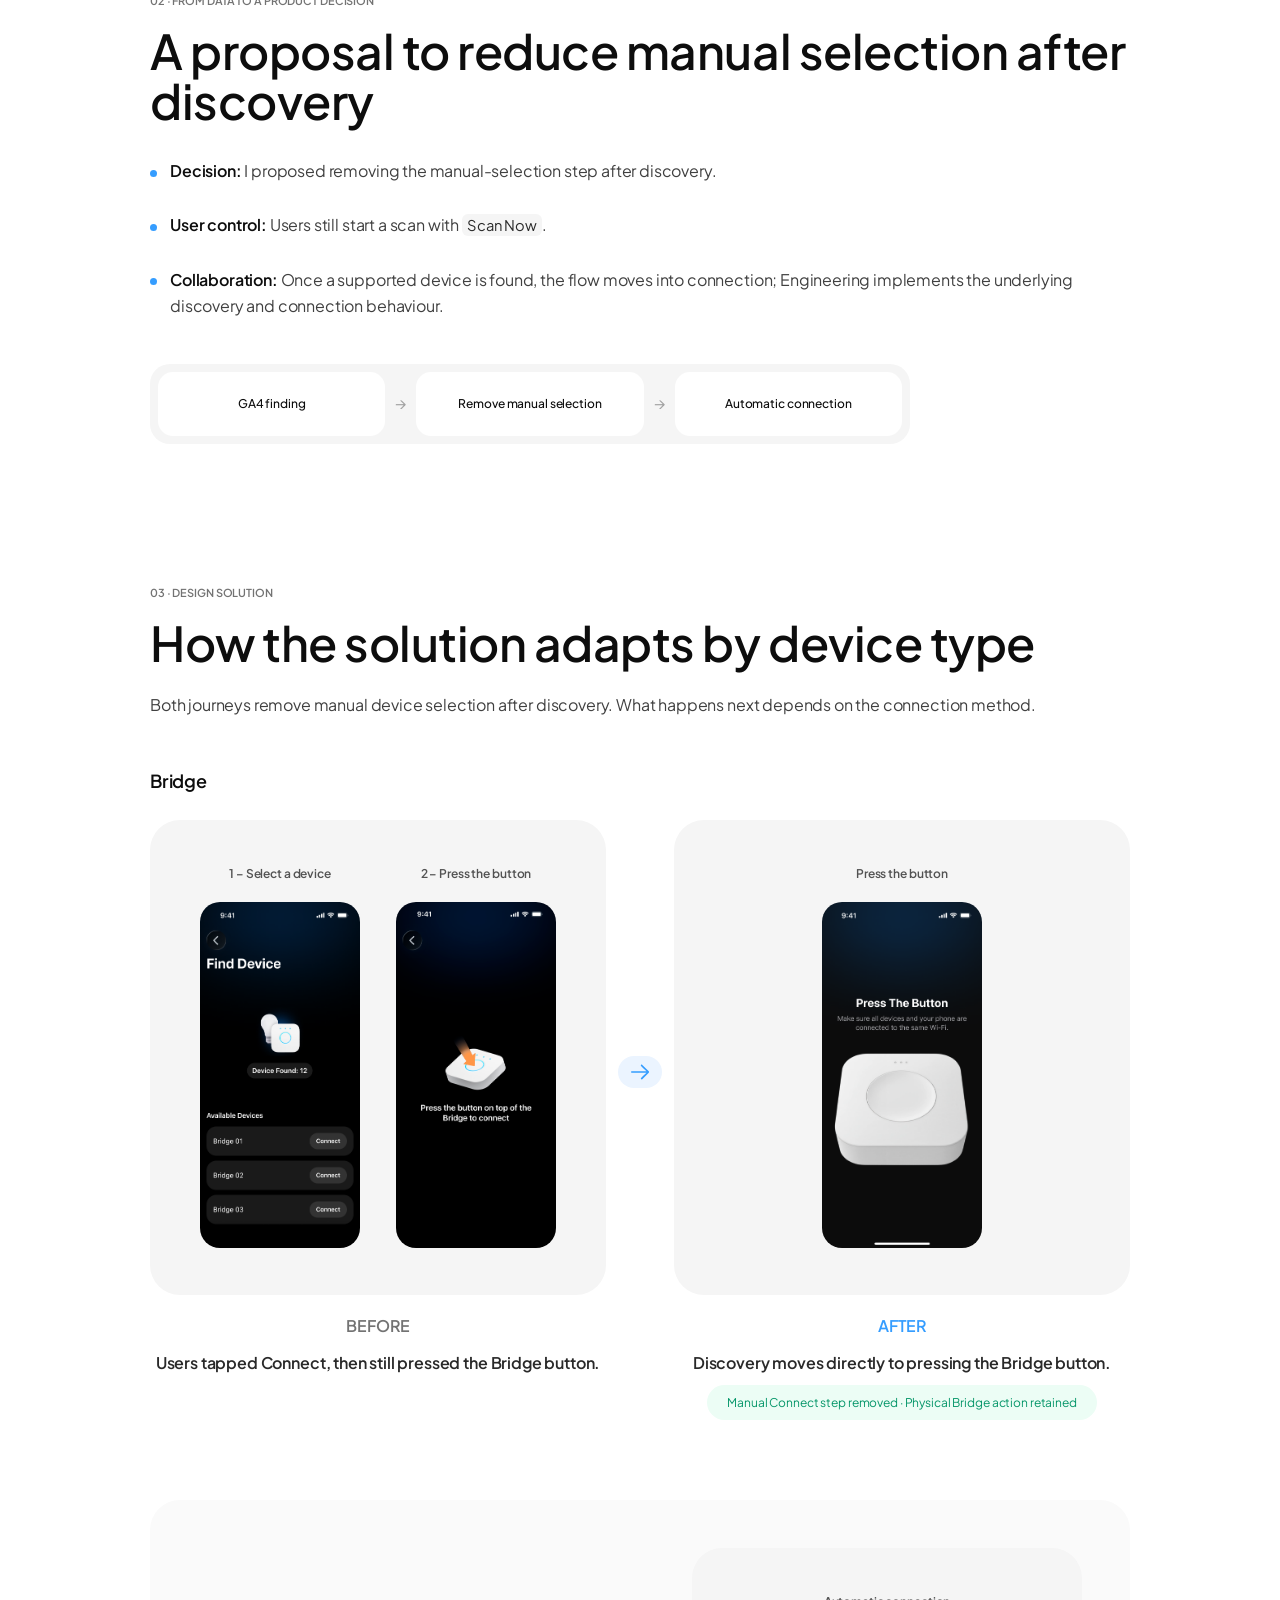
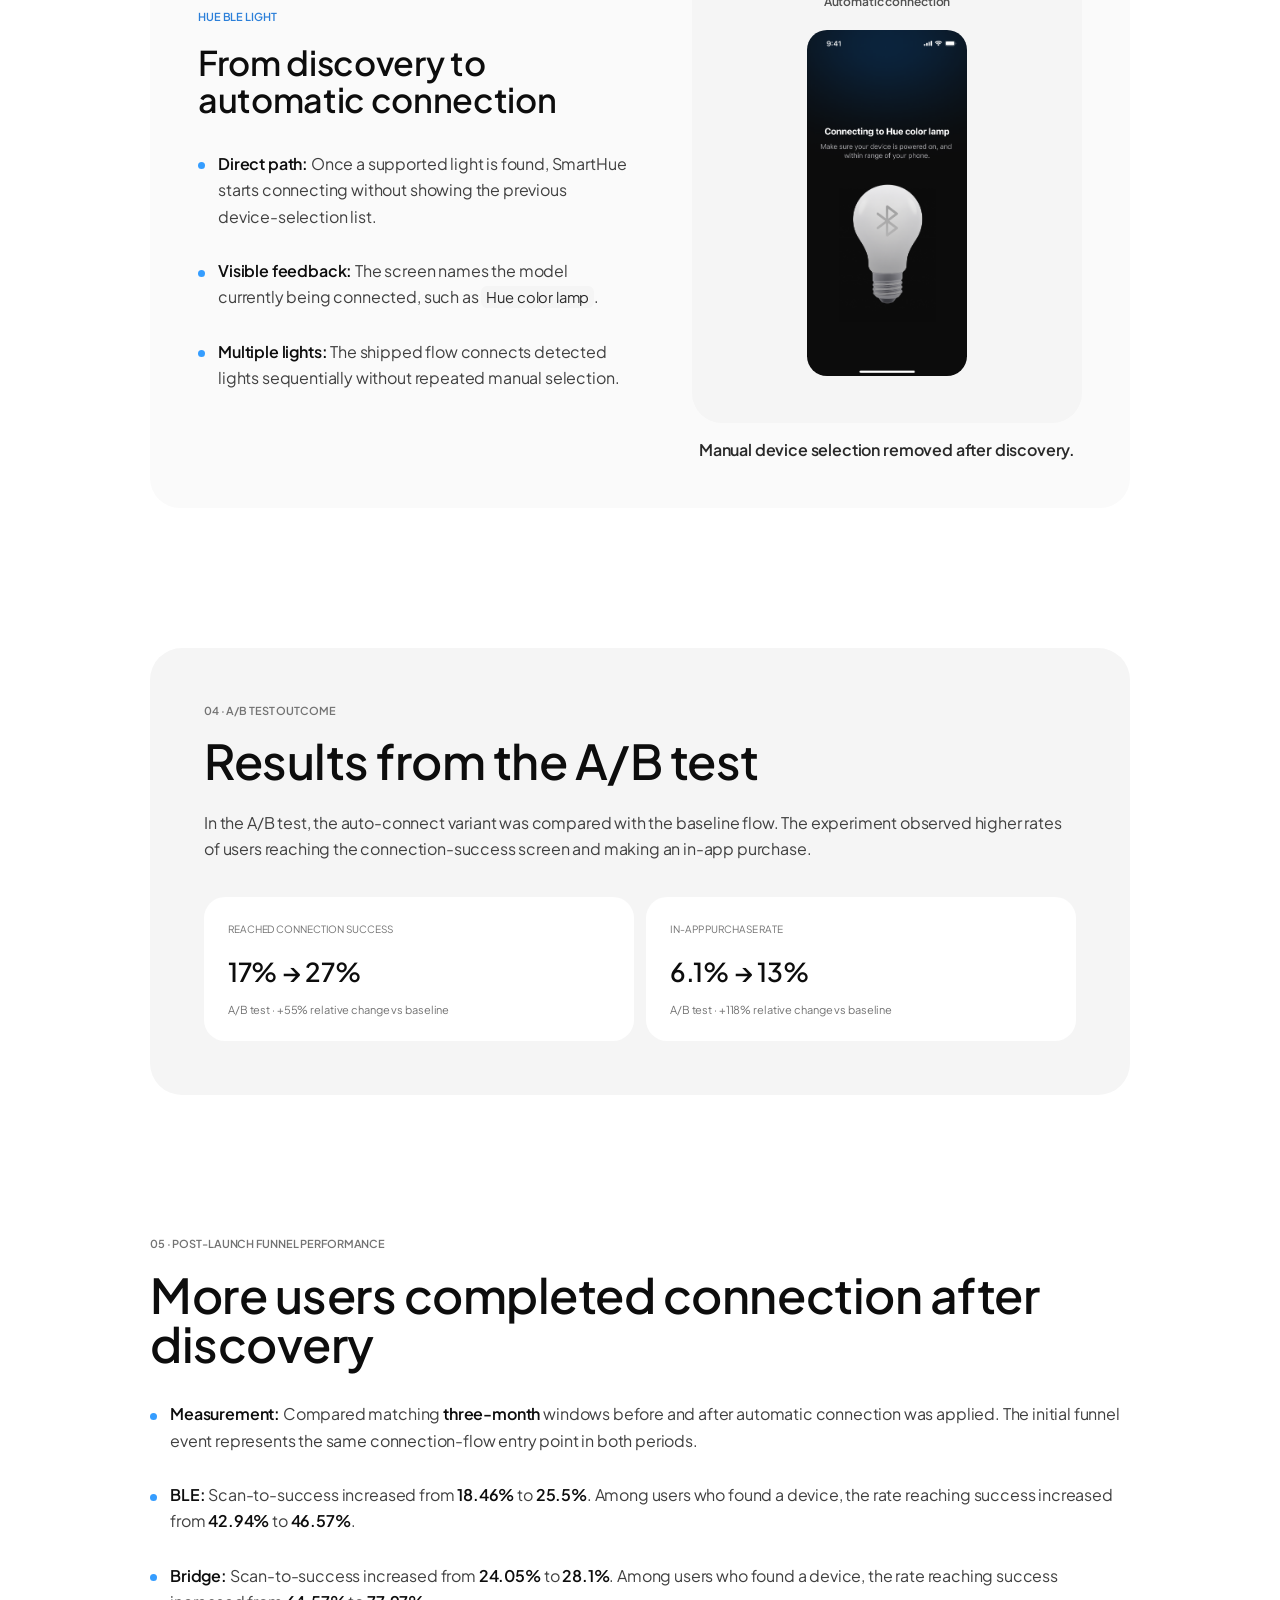
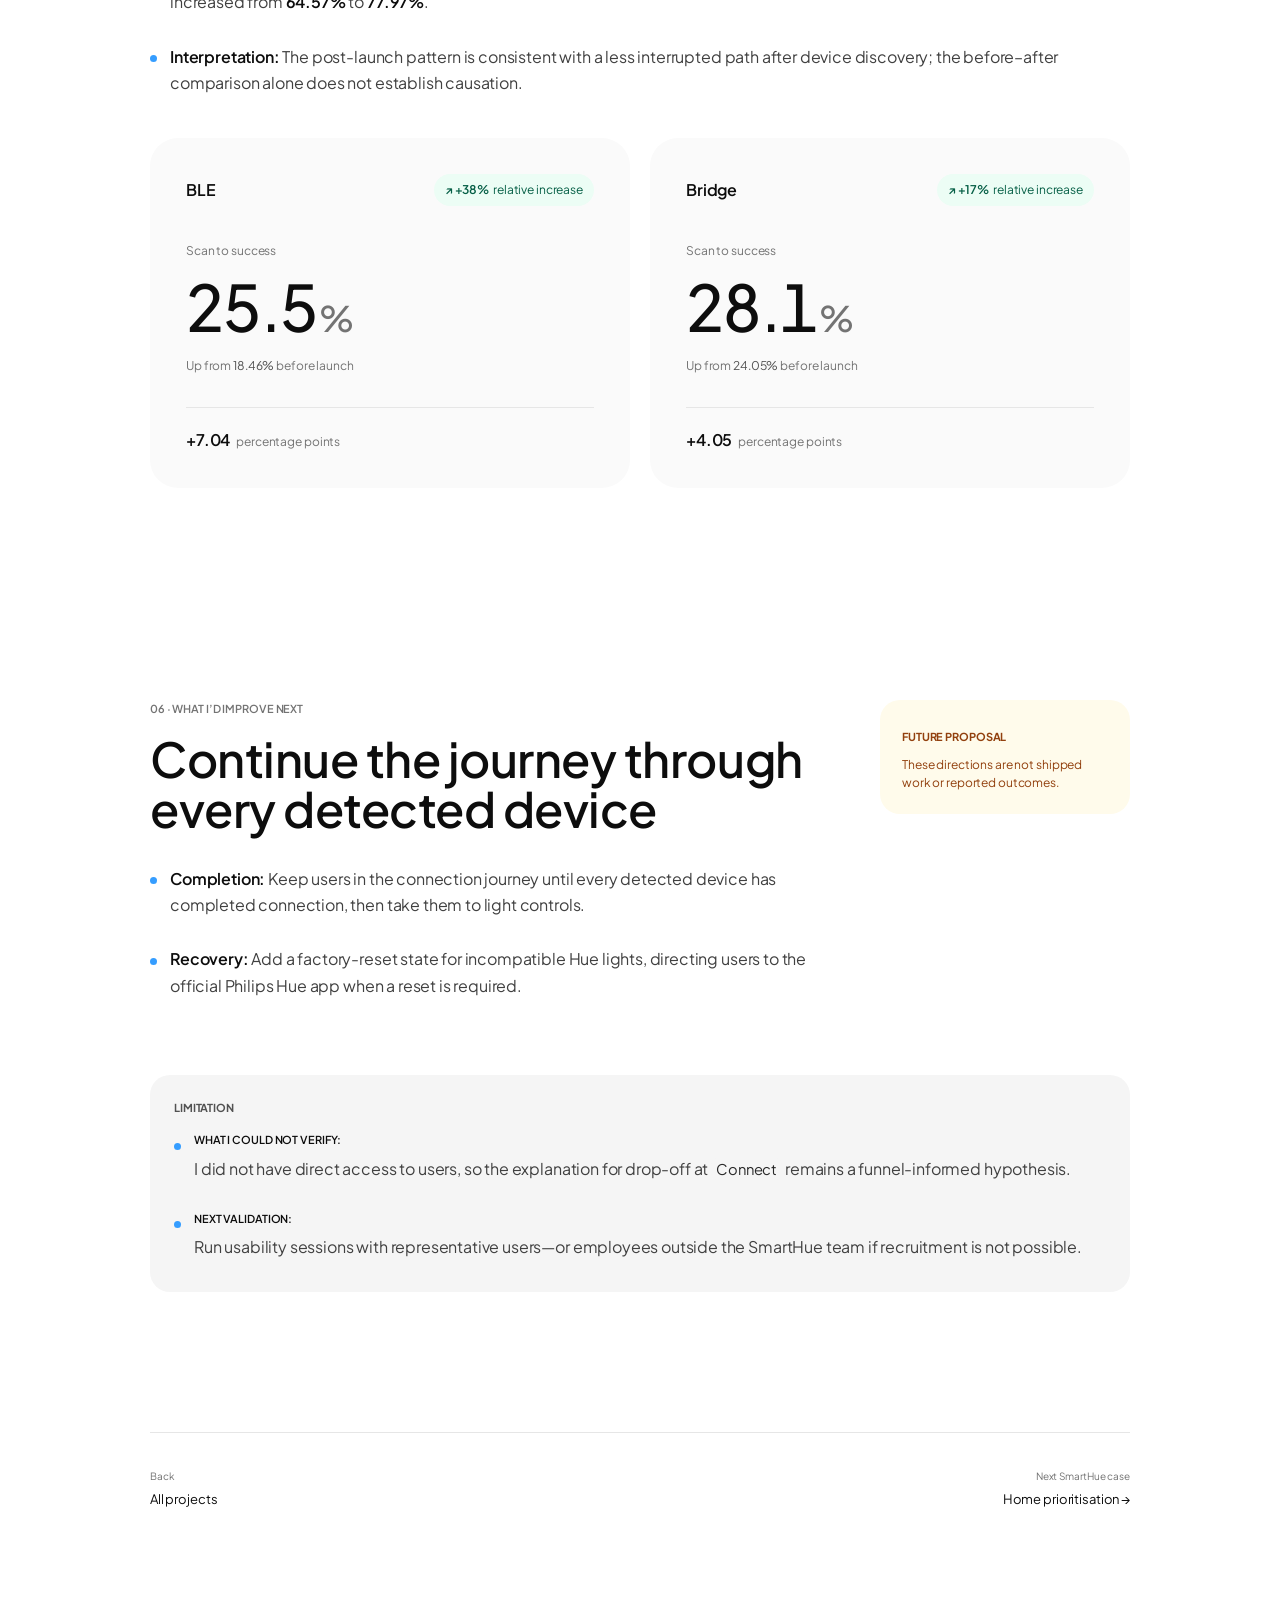
<file: projects/smarthue.html>
<!doctype html>
<html lang="en">
  <head>
    <meta charset="UTF-8" />
    <meta name="viewport" content="width=device-width,initial-scale=1" />
    <meta name="description" content="SmartHue automatic connection case study by Nguyễn Hồng Phú." />
    <title>SmartHue Automatic Connection — Nguyễn Hồng Phú</title>
    <link rel="preconnect" href="https://fonts.googleapis.com" />
    <link rel="preconnect" href="https://fonts.gstatic.com" crossorigin />
    <link href="https://fonts.googleapis.com/css2?family=Plus+Jakarta+Sans:wght@400;500;600&display=swap" rel="stylesheet" />
    <link rel="stylesheet" href="./project.css?v=20260902-connection2" />
    <link rel="stylesheet" href="./smarthue.css?v=20260905-funnel-cards" />
    <link rel="stylesheet" href="../tokens.css?v=20260902-colors1" />
  </head>
  <body class="smarthue-page">
    <div class="reading-progress" role="progressbar" aria-label="Reading progress" aria-valuemin="0" aria-valuemax="100" aria-valuenow="0"><span></span></div>
    <nav class="site-bar"><a href="../index.html#work">← All projects</a><span>0% read</span></nav>

    <main class="article-shell">
      <header class="article-header case-hero reveal">
        <p class="kicker">SmartHue · Device connection</p>
        <h1>Removing friction from smart-light connection</h1>
        <p class="dek">Using GA4 to identify where users dropped after device discovery, then proposing a Bridge and Hue BLE Light journey that begins connection automatically after a user starts a scan.</p>
        <ul class="case-brief" aria-label="Case at a glance">
          <li><span>Role</span><strong>End-to-end product design</strong></li>
          <li><span>Scope</span><strong>Bridge &amp; Hue BLE Light</strong></li>
          <li><span>Collaboration</span><strong>PM, Engineering, Marketing &amp; design mentor</strong></li>
          <li><span>Outcome</span><strong>A/B test: +55% connection success · +118% purchase rate</strong></li>
        </ul>
      </header>

      <article class="article-body case-body">
        <section class="case-section reveal">
          <p class="section-number">01 · The problem</p>
          <h2>GA4 showed drop-off after device discovery</h2>
          <div class="copy-column">
            <ul class="case-points">
              <li><strong>Signal:</strong> GA4 located drop-off after device discovery, when users reviewed a device list and tapped <code>Connect</code>.</li>
              <li><strong>Limitation:</strong> The data located the drop-off but did not explain why users left; the role of manual selection was not verified with user research.</li>
            </ul>
          </div>
          <figure class="legacy-flow" aria-label="Previous Bridge and Hue BLE Light connection flows; these diagrams explain the journeys and are not analytics evidence.">
            <figcaption><strong>Previous flows by device type</strong></figcaption>
            <section class="legacy-path" aria-labelledby="legacy-bridge-title">
              <div class="legacy-path__header">
                <h3 id="legacy-bridge-title">Bridge</h3>
                <p><strong>64.57%</strong> found-to-success · <strong>24.05%</strong> scan-to-success</p>
              </div>
              <div class="flow-steps"><span>Start scan</span><i>→</i><span>Device list</span><i>→</i><span class="friction-step">Tap Connect</span><i>→</i><span class="required-step">Press Bridge button</span><i>→</i><span>Connection</span></div>
            </section>
            <section class="legacy-path" aria-labelledby="legacy-ble-title">
              <div class="legacy-path__header">
                <h3 id="legacy-ble-title">Hue BLE Light</h3>
                <p><strong>42.94%</strong> found-to-success · <strong>18.46%</strong> scan-to-success</p>
              </div>
              <div class="flow-steps"><span>Start scan</span><i>→</i><span>Device list</span><i>→</i><span class="friction-step">Tap Connect</span><i>→</i><span>Connection</span></div>
            </section>
          </figure>
        </section>

        <section class="case-section reveal">
          <p class="section-number">02 · From data to a product decision</p>
          <h2>A proposal to reduce manual selection after discovery</h2>
          <div class="copy-column"><ul class="case-points"><li><strong>Decision:</strong> I proposed removing the manual-selection step after discovery.</li><li><strong>User control:</strong> Users still start a scan with <code>Scan Now</code>.</li><li><strong>Collaboration:</strong> Once a supported device is found, the flow moves into connection; Engineering implements the underlying discovery and connection behaviour.</li></ul></div>
          <div class="decision-sequence" aria-label="Decision sequence"><span>GA4 finding</span><i>→</i><span>Remove manual selection</span><i>→</i><span>Automatic connection</span></div>
        </section>

        <section class="case-section reveal">
          <p class="section-number">03 · Design solution</p>
          <h2>How the solution adapts by device type</h2>
          <p class="section-intro">Both journeys remove manual device selection after discovery. What happens next depends on the connection method.</p>
          <h3 class="device-heading">Bridge</h3>
          <div class="flow-comparison before-after-comparison">
            <figure class="before-after-column before-after-column--before">
              <div class="before-after-stage before-after-stage--before">
                <div class="before-after-screen">
                  <span>1 – Select a device</span>
                  <img src="./assets/smarthue/old-bridge-device-list.png" alt="Previous SmartHue Bridge device list showing twelve found devices with a Connect action for each Bridge." />
                </div>
                <div class="before-after-screen">
                  <span>2 – Press the button</span>
                  <img src="./assets/smarthue/old-bridge-press-button.png" alt="Previous SmartHue Bridge flow instructing the user to press the physical button after tapping Connect." />
                </div>
              </div>
              <figcaption class="before-after-caption">
                <span class="before-after-label">Before</span>
                <strong>Users tapped Connect, then still pressed the Bridge button.</strong>
              </figcaption>
            </figure>

            <div class="before-after-arrow" aria-hidden="true">
              <img src="./assets/smarthue/arrow-forward.svg" alt="" />
            </div>

            <figure class="before-after-column before-after-column--after">
              <div class="before-after-stage before-after-stage--after">
                <div class="before-after-screen">
                  <span>Press the button</span>
                  <img src="./assets/smarthue/new-bridge-press-button.png" alt="Redesigned SmartHue Bridge flow instructing the user to press the physical button on the Bridge after it is found." />
                </div>
              </div>
              <figcaption class="before-after-caption">
                <span class="before-after-label">After</span>
                <div class="before-after-caption-body">
                  <strong>Discovery moves directly to pressing the Bridge button.</strong>
                  <p class="before-after-outcome">Manual Connect step removed · Physical Bridge action retained</p>
                </div>
              </figcaption>
            </figure>
          </div>
          <div class="ble-solution">
            <div class="ble-solution__copy">
              <p class="device-kicker">Hue BLE Light</p>
              <h3>From discovery to automatic connection</h3>
              <ul class="case-points">
                <li><strong>Direct path:</strong> Once a supported light is found, SmartHue starts connecting without showing the previous device-selection list.</li>
                <li><strong>Visible feedback:</strong> The screen names the model currently being connected, such as <code>Hue color lamp</code>.</li>
                <li><strong>Multiple lights:</strong> The shipped flow connects detected lights sequentially without repeated manual selection.</li>
              </ul>
            </div>
            <figure class="single-screen ble-solution__visual">
              <div class="screen-stage">
                <div class="connecting-feedback-screen">
                  <span>Automatic connection</span>
                  <img src="./assets/smarthue/ble-connecting.png" alt="Redesigned SmartHue BLE flow automatically connecting to a Hue color lamp after discovery." />
                </div>
              </div>
              <figcaption>Manual device selection removed after discovery.</figcaption>
            </figure>
          </div>
        </section>

        <section class="case-section outcome-section reveal">
          <p class="section-number">04 · A/B test outcome</p>
          <h2>Results from the A/B test</h2>
          <div class="copy-column"><p>In the A/B test, the auto-connect variant was compared with the baseline flow. The experiment observed higher rates of users reaching the connection-success screen and making an in-app purchase.</p></div>
          <div class="qualitative-outcomes">
            <div><span>Reached connection success</span><strong>17% → 27%</strong><small>A/B test · +55% relative change vs baseline</small></div>
            <div><span>In-app purchase rate</span><strong>6.1% → 13%</strong><small>A/B test · +118% relative change vs baseline</small></div>
          </div>
        </section>

        <section class="case-section reveal">
          <p class="section-number">05 · Post-launch funnel performance</p>
          <h2>More users completed connection after discovery</h2>
          <div class="copy-column">
            <ul class="case-points">
              <li><strong>Measurement:</strong> Compared matching <strong>three-month</strong> windows before and after automatic connection was applied. The initial funnel event represents the same connection-flow entry point in both periods.</li>
              <li><strong>BLE:</strong> Scan-to-success increased from <strong>18.46%</strong> to <strong>25.5%</strong>. Among users who found a device, the rate reaching success increased from <strong>42.94%</strong> to <strong>46.57%</strong>.</li>
              <li><strong>Bridge:</strong> Scan-to-success increased from <strong>24.05%</strong> to <strong>28.1%</strong>. Among users who found a device, the rate reaching success increased from <strong>64.57%</strong> to <strong>77.97%</strong>.</li>
              <li><strong>Interpretation:</strong> The post-launch pattern is consistent with a less interrupted path after device discovery; the before–after comparison alone does not establish causation.</li>
            </ul>
          </div>
          <div class="funnel-results" aria-label="Post-launch scan-to-success results">
            <section class="funnel-result" aria-labelledby="ble-result-title">
              <div class="funnel-result__header">
                <h3 id="ble-result-title">BLE</h3>
                <span class="funnel-result__lift">↗ +38% <span>relative increase</span></span>
              </div>
              <p class="funnel-result__label">Scan to success</p>
              <p class="funnel-result__value">25.5<span>%</span></p>
              <p class="funnel-result__baseline">Up from <span>18.46%</span> before launch</p>
              <p class="funnel-result__footer"><strong>+7.04</strong> percentage points</p>
            </section>
            <section class="funnel-result" aria-labelledby="bridge-result-title">
              <div class="funnel-result__header">
                <h3 id="bridge-result-title">Bridge</h3>
                <span class="funnel-result__lift">↗ +17% <span>relative increase</span></span>
              </div>
              <p class="funnel-result__label">Scan to success</p>
              <p class="funnel-result__value">28.1<span>%</span></p>
              <p class="funnel-result__baseline">Up from <span>24.05%</span> before launch</p>
              <p class="funnel-result__footer"><strong>+4.05</strong> percentage points</p>
            </section>
          </div>
        </section>

        <section class="case-section reveal">
          <div class="closing-grid">
            <div><p class="section-number">06 · What I’d improve next</p><h2>Continue the journey through every detected device</h2><ul class="case-points"><li><strong>Completion:</strong> Keep users in the connection journey until every detected device has completed connection, then take them to light controls.</li><li><strong>Recovery:</strong> Add a factory-reset state for incompatible Hue lights, directing users to the official Philips Hue app when a reset is required.</li></ul></div>
            <aside class="future-note"><strong>Future proposal</strong><p>These directions are not shipped work or reported outcomes.</p></aside>
          </div>
        </section>

        <aside class="case-limitation case-limitation--standalone reveal">
          <strong>Limitation</strong>
          <ul class="case-points"><li><strong>What I could not verify:</strong> I did not have direct access to users, so the explanation for drop-off at <code>Connect</code> remains a funnel-informed hypothesis.</li><li><strong>Next validation:</strong> Run usability sessions with representative users—or employees outside the SmartHue team if recruitment is not possible.</li></ul>
        </aside>
      </article>

      <footer class="article-footer reveal"><a href="../index.html#work"><span>Back</span>All projects</a><a href="./smarthue-home-room.html"><span>Next SmartHue case</span>Home prioritisation →</a></footer>
    </main>
    <script src="./project.js"></script>
  </body>
</html>
</file>
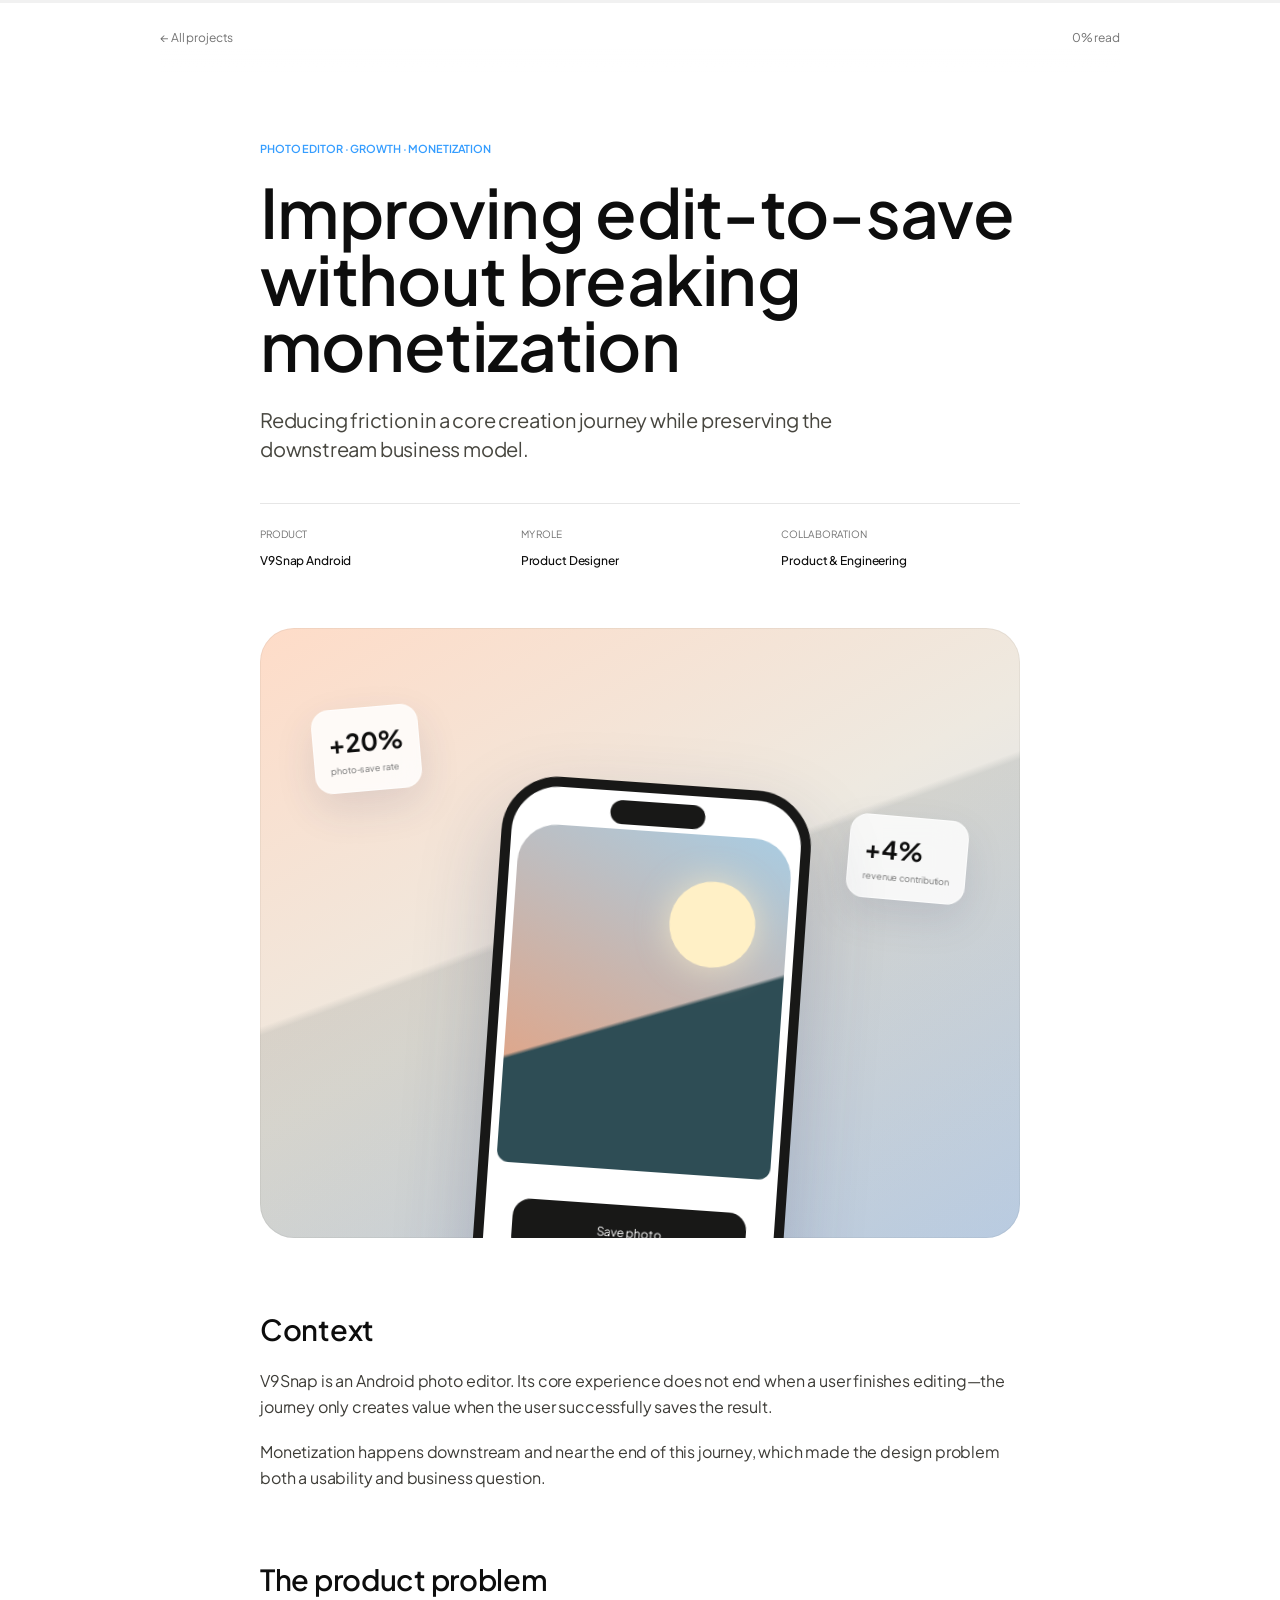
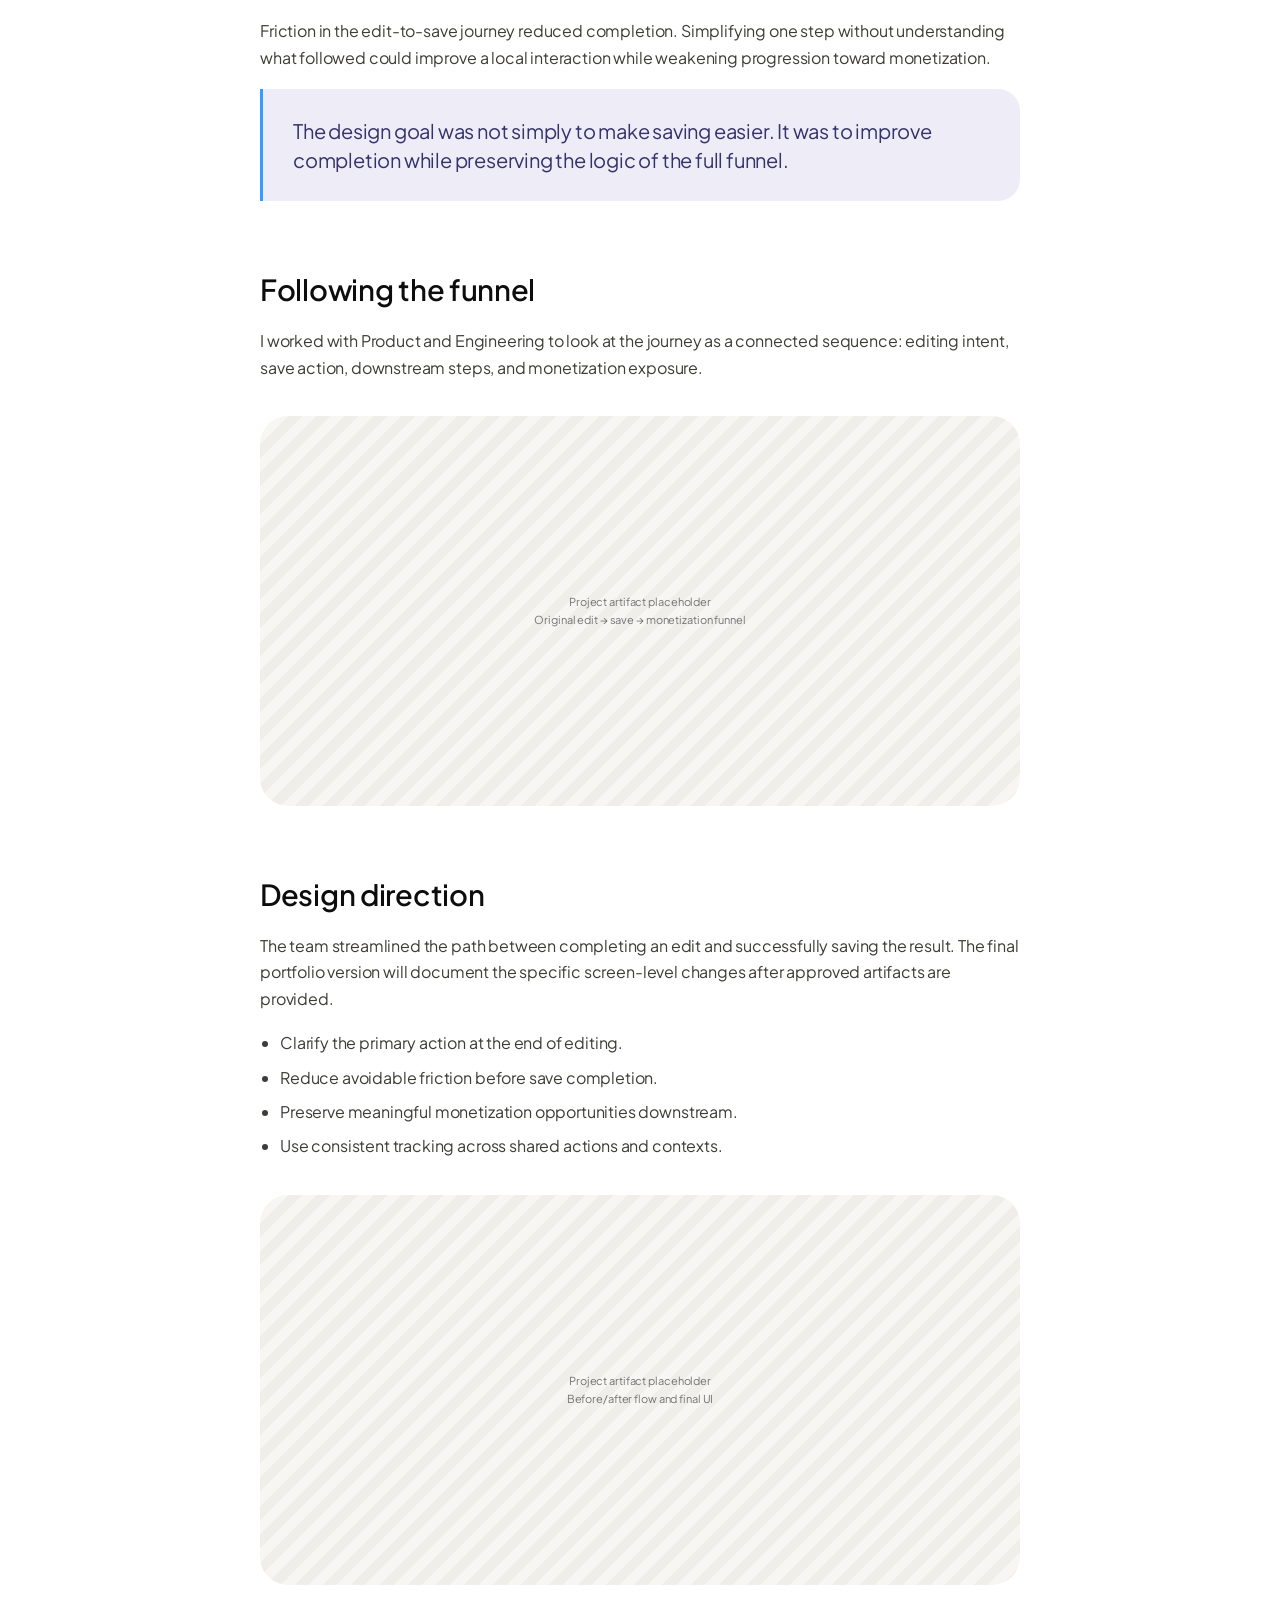
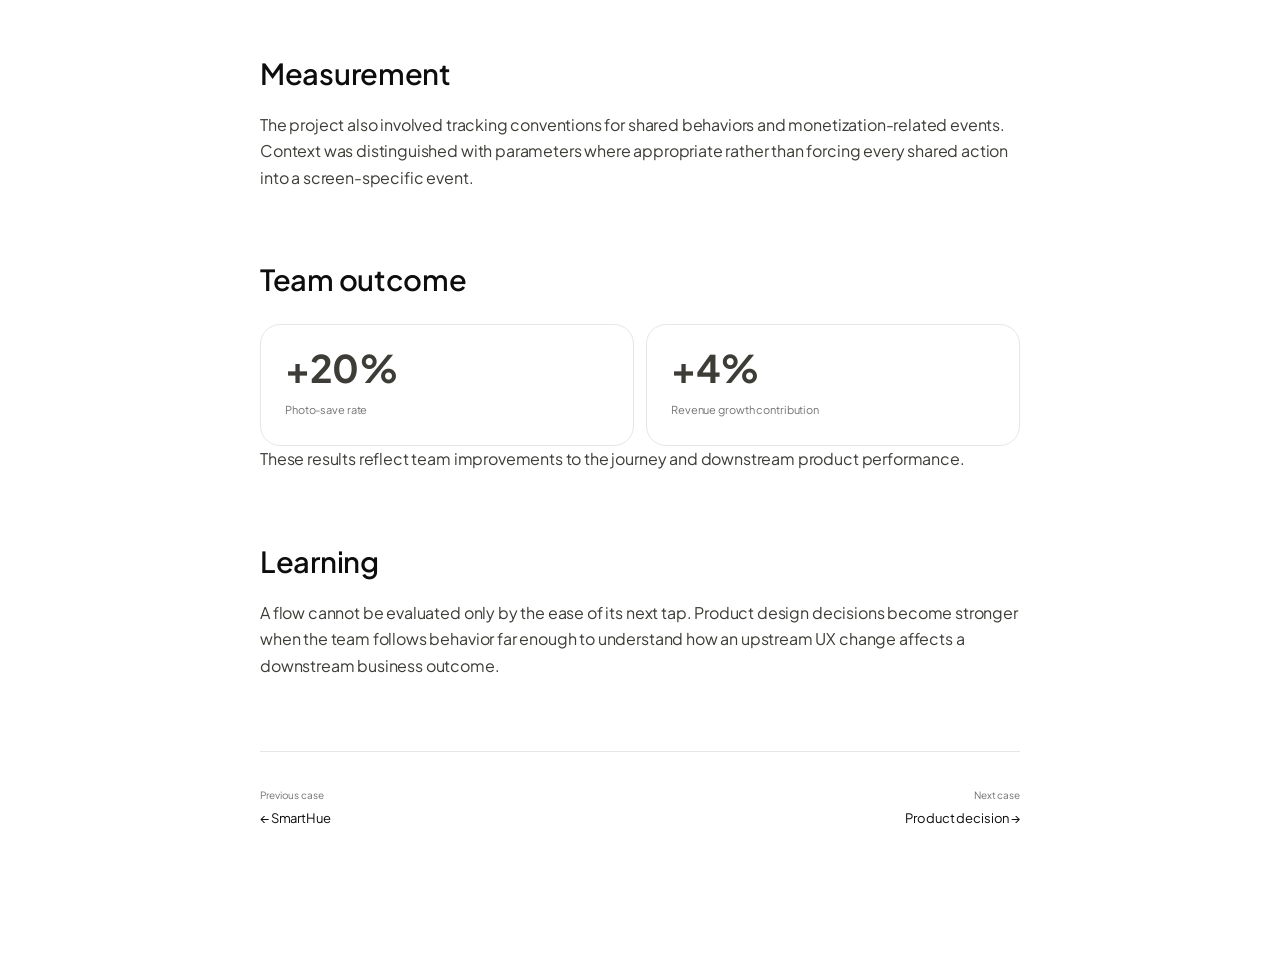
<file: projects/v9snap.html>
<!doctype html><html lang="en"><head><meta charset="UTF-8"><meta name="viewport" content="width=device-width,initial-scale=1"><title>V9Snap Android — Nguyễn Hồng Phú</title><link rel="preconnect" href="https://fonts.googleapis.com"><link rel="preconnect" href="https://fonts.gstatic.com" crossorigin><link href="https://fonts.googleapis.com/css2?family=Plus+Jakarta+Sans:wght@400;500;600&display=swap" rel="stylesheet"><link rel="stylesheet" href="./project.css?v=20260901-jakarta1"><link rel="stylesheet" href="../tokens.css?v=20260902-colors1"></head><body>
<div class="reading-progress" role="progressbar" aria-label="Reading progress" aria-valuemin="0" aria-valuemax="100" aria-valuenow="0"><span></span></div><nav class="site-bar"><a href="../index.html#work">← All projects</a><span>0% read</span></nav>
<main class="article-shell"><header class="article-header reveal"><p class="kicker">Photo editor · Growth · Monetization</p><h1>Improving edit-to-save without breaking monetization</h1><p class="dek">Reducing friction in a core creation journey while preserving the downstream business model.</p><div class="facts"><div><span>Product</span><strong>V9Snap Android</strong></div><div><span>My role</span><strong>Product Designer</strong></div><div><span>Collaboration</span><strong>Product &amp; Engineering</strong></div></div></header>
<div class="hero-visual hero-snap reveal"><div class="photo-board"></div><div class="floating-metric metric-left"><b>+20%</b><span>photo-save rate</span></div><div class="floating-metric metric-right"><b>+4%</b><span>revenue contribution</span></div><div class="phone-large editor-large"><div class="editor-image"></div><div class="phone-action">Save photo</div></div></div>
<article class="article-body"><section class="reveal"><h2>Context</h2><p>V9Snap is an Android photo editor. Its core experience does not end when a user finishes editing—the journey only creates value when the user successfully saves the result.</p><p>Monetization happens downstream and near the end of this journey, which made the design problem both a usability and business question.</p></section>
<section class="reveal"><h2>The product problem</h2><p>Friction in the edit-to-save journey reduced completion. Simplifying one step without understanding what followed could improve a local interaction while weakening progression toward monetization.</p><div class="quote">The design goal was not simply to make saving easier. It was to improve completion while preserving the logic of the full funnel.</div></section>
<section class="reveal"><h2>Following the funnel</h2><p>I worked with Product and Engineering to look at the journey as a connected sequence: editing intent, save action, downstream steps, and monetization exposure.</p><div class="artifact">Project artifact placeholder<br>Original edit → save → monetization funnel</div></section>
<section class="reveal"><h2>Design direction</h2><p>The team streamlined the path between completing an edit and successfully saving the result. The final portfolio version will document the specific screen-level changes after approved artifacts are provided.</p><ul><li>Clarify the primary action at the end of editing.</li><li>Reduce avoidable friction before save completion.</li><li>Preserve meaningful monetization opportunities downstream.</li><li>Use consistent tracking across shared actions and contexts.</li></ul><div class="artifact">Project artifact placeholder<br>Before/after flow and final UI</div></section>
<section class="reveal"><h2>Measurement</h2><p>The project also involved tracking conventions for shared behaviors and monetization-related events. Context was distinguished with parameters where appropriate rather than forcing every shared action into a screen-specific event.</p></section>
<section class="reveal"><h2>Team outcome</h2><div class="outcome-grid"><div class="outcome"><b>+20%</b><span>Photo-save rate</span></div><div class="outcome"><b>+4%</b><span>Revenue growth contribution</span></div></div><p>These results reflect team improvements to the journey and downstream product performance.</p></section>
<section class="reveal"><h2>Learning</h2><p>A flow cannot be evaluated only by the ease of its next tap. Product design decisions become stronger when the team follows behavior far enough to understand how an upstream UX change affects a downstream business outcome.</p></section></article>
<footer class="article-footer reveal"><a href="./smarthue.html"><span>Previous case</span>← SmartHue</a><a href="./feature-decision.html"><span>Next case</span>Product decision →</a></footer></main><script src="./project.js"></script></body></html>
</file>
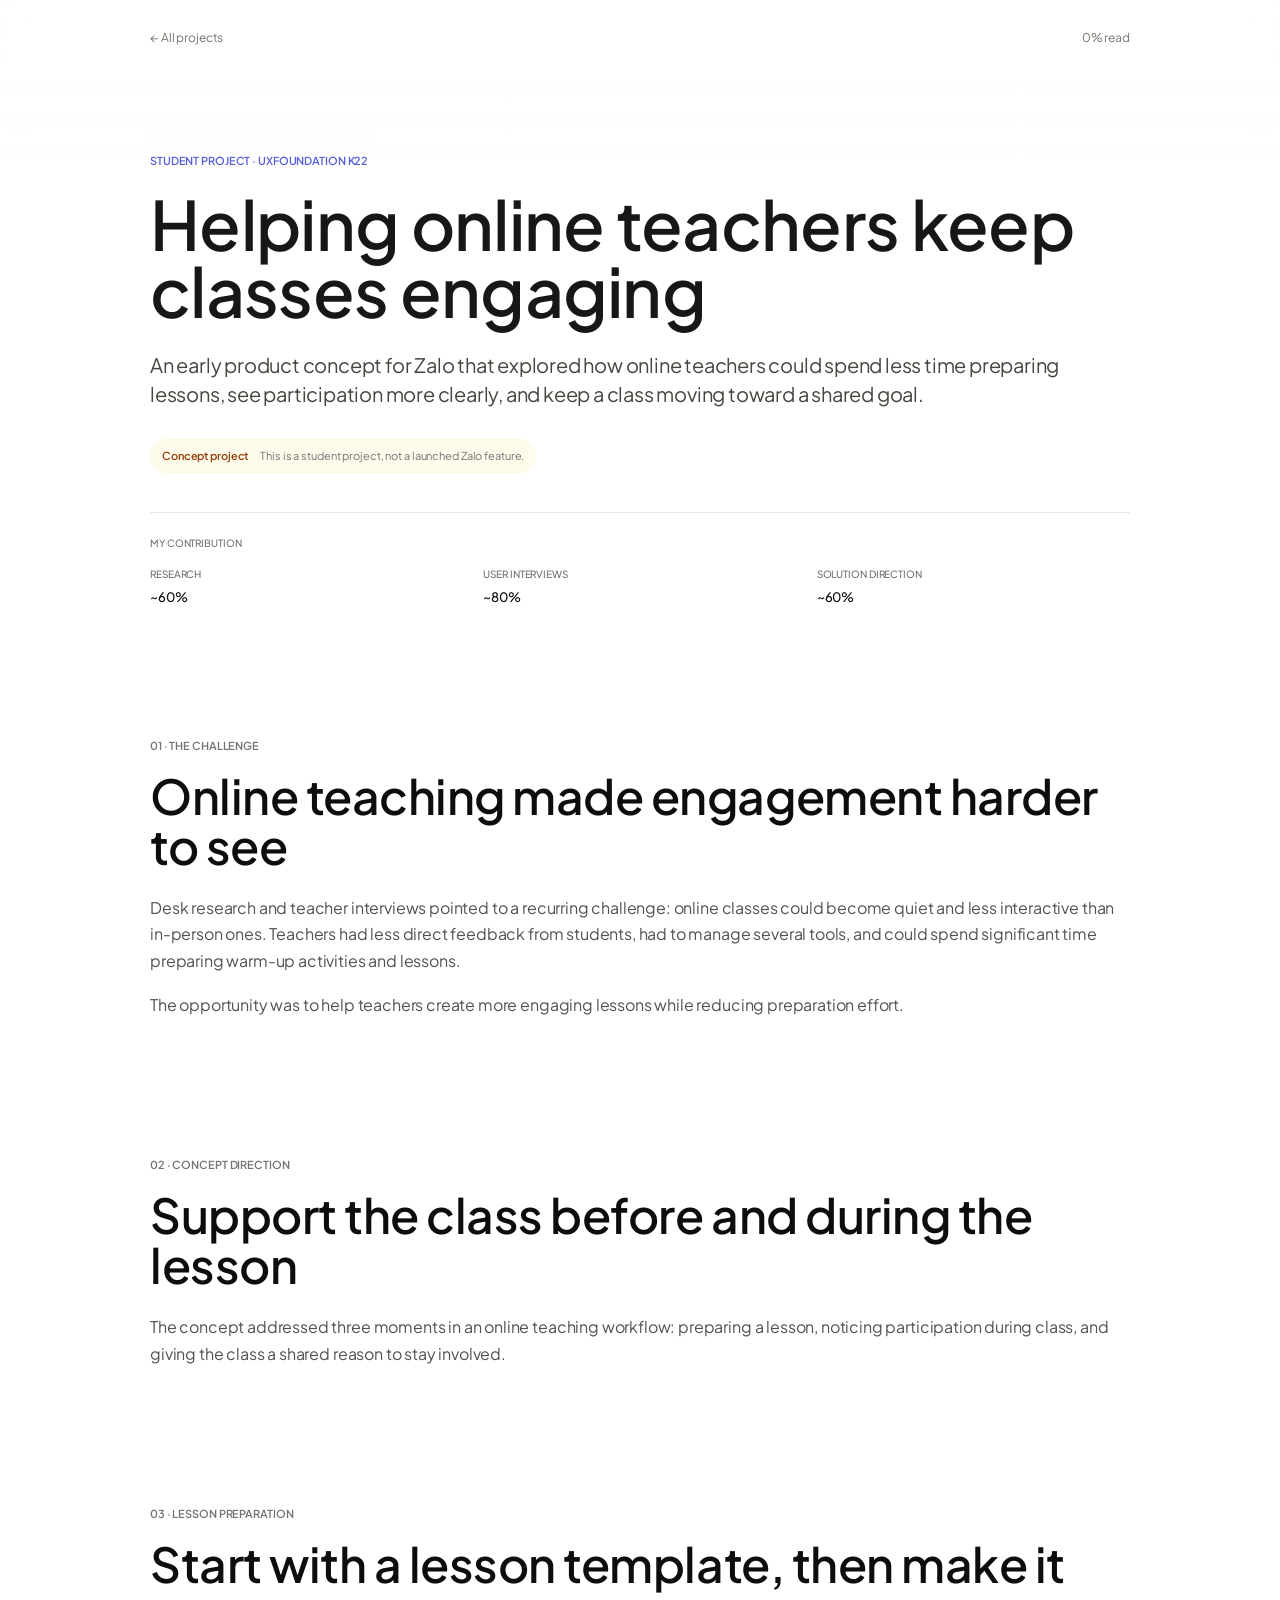
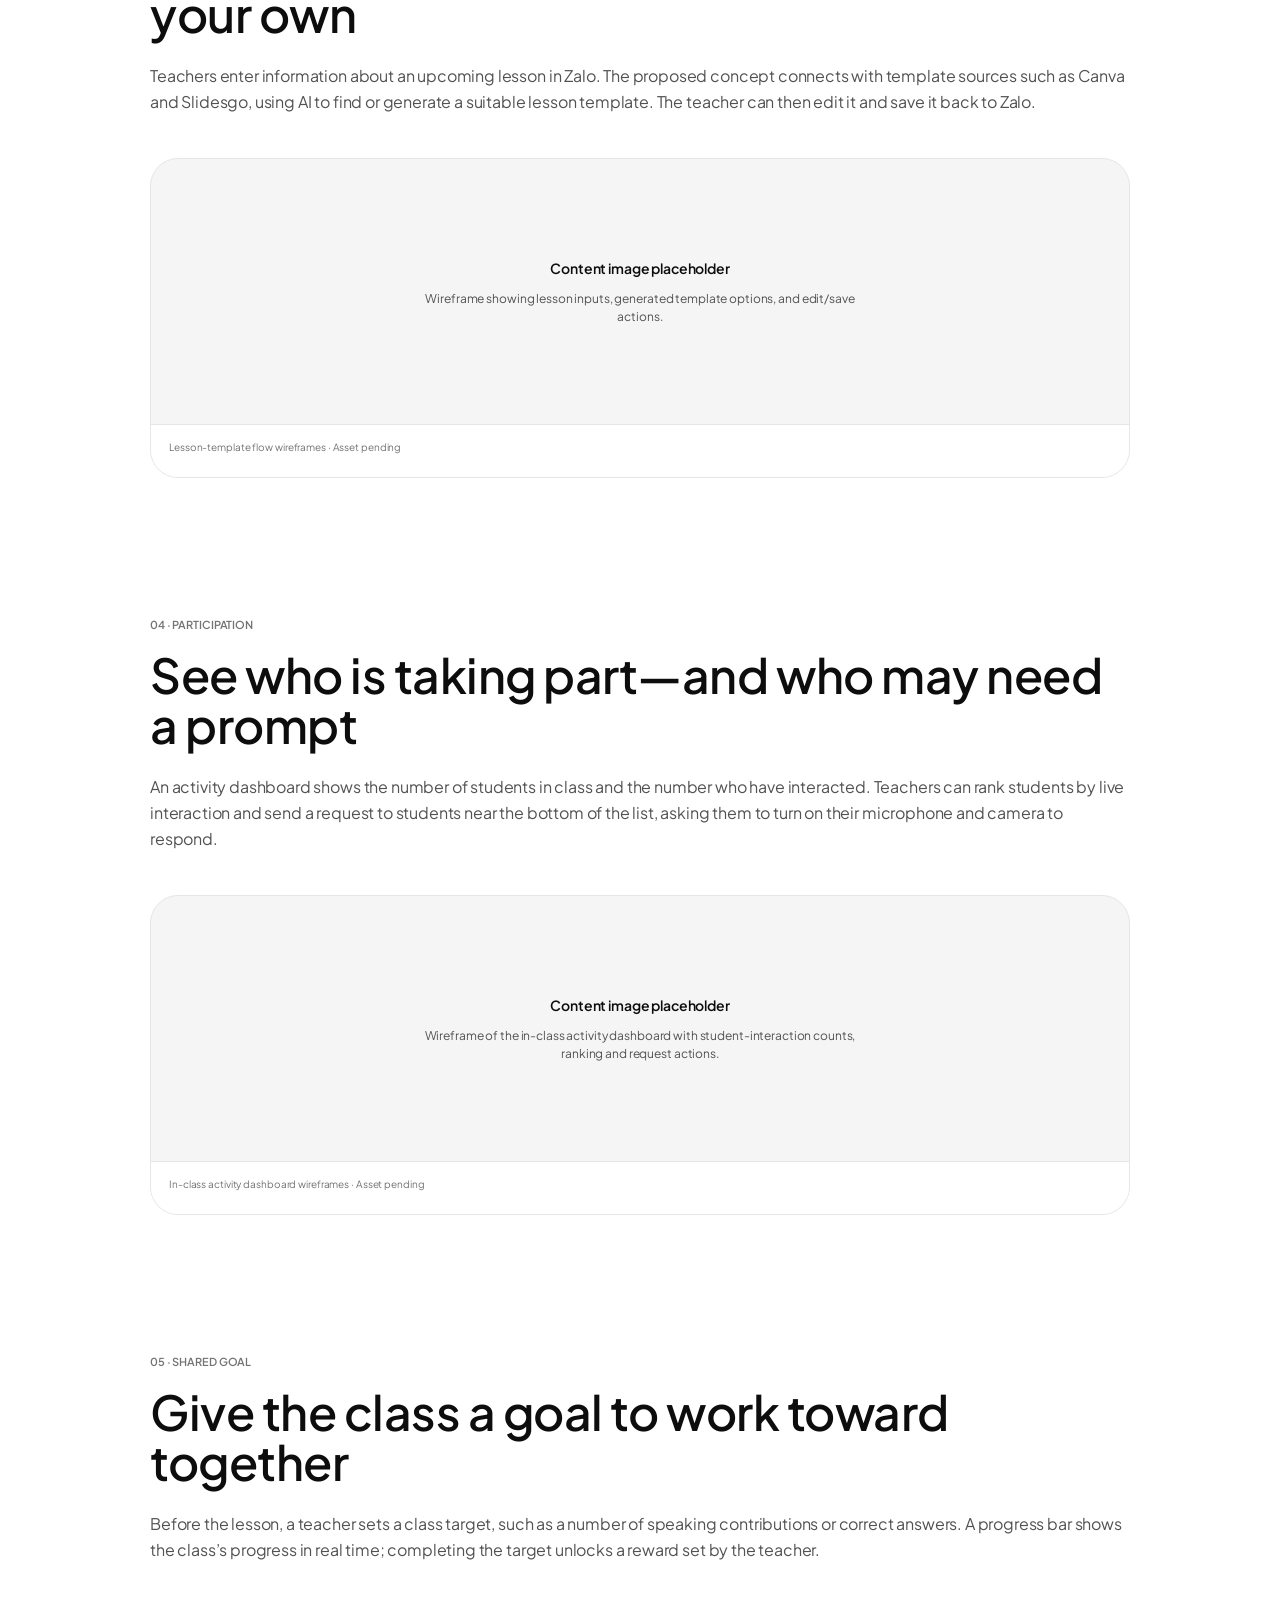
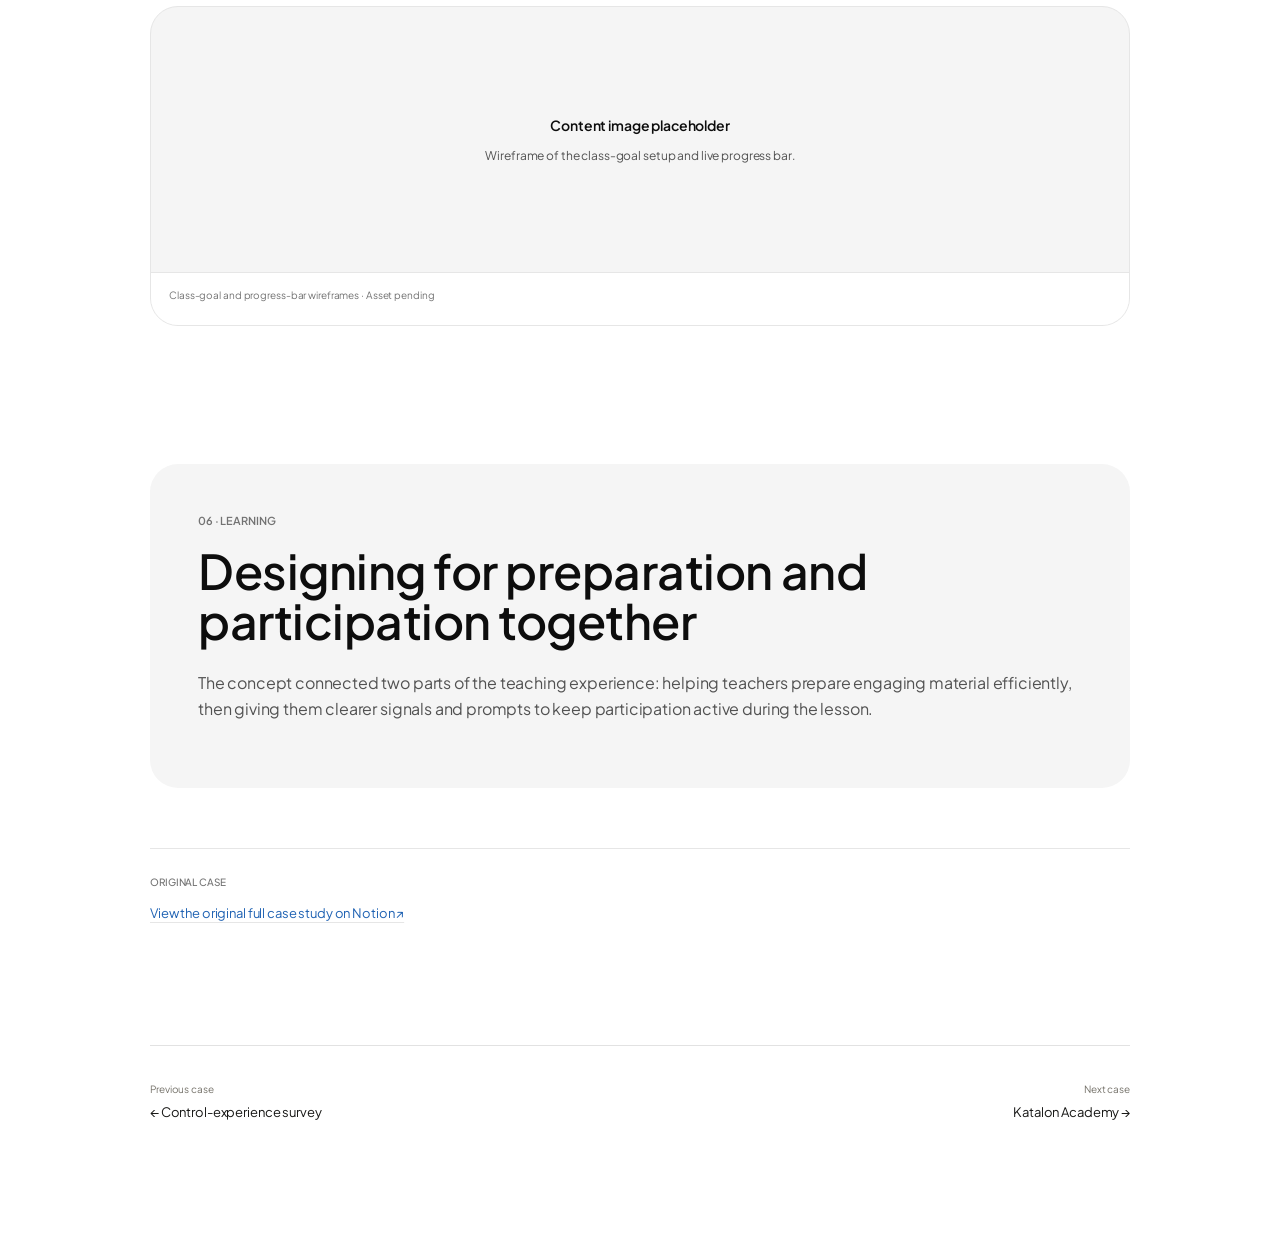
<file: projects/zalo-online-teaching.html>
<!doctype html>
<html lang="en">
  <head>
    <meta charset="UTF-8" />
    <meta name="viewport" content="width=device-width,initial-scale=1" />
    <meta name="description" content="Zalo online teaching student-concept case study by Nguyễn Hồng Phú." />
    <title>Zalo Online Teaching — Nguyễn Hồng Phú</title>
    <link rel="preconnect" href="https://fonts.googleapis.com" />
    <link rel="preconnect" href="https://fonts.gstatic.com" crossorigin />
    <link href="https://fonts.googleapis.com/css2?family=Plus+Jakarta+Sans:wght@400;500;600&display=swap" rel="stylesheet" />
    <link rel="stylesheet" href="../tokens.css?v=20260903-zalo1" />
    <link rel="stylesheet" href="./project.css?v=20260903-zalo1" />
    <link rel="stylesheet" href="./zalo-online-teaching.css?v=20260903-zalo1" />
    <link rel="stylesheet" href="./case-standard.css?v=20260903-standard6" />
  </head>
  <body class="case-page zalo-page">
    <div class="reading-progress" role="progressbar" aria-label="Reading progress" aria-valuemin="0" aria-valuemax="100" aria-valuenow="0"><span></span></div>
    <nav class="site-bar"><a href="../index.html#work">← All projects</a><span>0% read</span></nav>

    <main class="article-shell">
      <header class="article-header case-hero reveal">
        <p class="kicker">Student project · UXFoundation K22</p>
        <h1>Helping online teachers keep classes engaging</h1>
        <p class="dek">An early product concept for Zalo that explored how online teachers could spend less time preparing lessons, see participation more clearly, and keep a class moving toward a shared goal.</p>
        <div class="concept-note" role="note"><span>Concept project</span><p>This is a student project, not a launched Zalo feature.</p></div>
        <section class="contribution-block" aria-labelledby="contribution-title">
          <h2 id="contribution-title">My contribution</h2>
          <dl>
            <div><dt>Research</dt><dd>~60%</dd></div>
            <div><dt>User interviews</dt><dd>~80%</dd></div>
            <div><dt>Solution direction</dt><dd>~60%</dd></div>
          </dl>
        </section>
      </header>

      <article class="article-body case-body">
        <section class="case-section reveal">
          <p class="section-number">01 · The challenge</p>
          <h2>Online teaching made engagement harder to see</h2>
          <div class="copy-column">
            <p>Desk research and teacher interviews pointed to a recurring challenge: online classes could become quiet and less interactive than in-person ones. Teachers had less direct feedback from students, had to manage several tools, and could spend significant time preparing warm-up activities and lessons.</p>
            <p>The opportunity was to help teachers create more engaging lessons while reducing preparation effort.</p>
          </div>
        </section>

        <section class="case-section reveal">
          <p class="section-number">02 · Concept direction</p>
          <h2>Support the class before and during the lesson</h2>
          <div class="copy-column">
            <p>The concept addressed three moments in an online teaching workflow: preparing a lesson, noticing participation during class, and giving the class a shared reason to stay involved.</p>
          </div>
        </section>

        <section class="case-section reveal">
          <p class="section-number">03 · Lesson preparation</p>
          <h2>Start with a lesson template, then make it your own</h2>
          <div class="copy-column">
            <p>Teachers enter information about an upcoming lesson in Zalo. The proposed concept connects with template sources such as Canva and Slidesgo, using AI to find or generate a suitable lesson template. The teacher can then edit it and save it back to Zalo.</p>
          </div>
          <figure class="content-placeholder" role="img" aria-label="Zalo concept for selecting and editing an AI-assisted lesson template.">
            <div><strong>Content image placeholder</strong><span>Wireframe showing lesson inputs, generated template options, and edit/save actions.</span></div>
            <figcaption>Lesson-template flow wireframes · Asset pending</figcaption>
          </figure>
        </section>

        <section class="case-section reveal">
          <p class="section-number">04 · Participation</p>
          <h2>See who is taking part—and who may need a prompt</h2>
          <div class="copy-column">
            <p>An activity dashboard shows the number of students in class and the number who have interacted. Teachers can rank students by live interaction and send a request to students near the bottom of the list, asking them to turn on their microphone and camera to respond.</p>
          </div>
          <figure class="content-placeholder" role="img" aria-label="Zalo concept dashboard showing class participation and students who may need a prompt.">
            <div><strong>Content image placeholder</strong><span>Wireframe of the in-class activity dashboard with student-interaction counts, ranking and request actions.</span></div>
            <figcaption>In-class activity dashboard wireframes · Asset pending</figcaption>
          </figure>
        </section>

        <section class="case-section reveal">
          <p class="section-number">05 · Shared goal</p>
          <h2>Give the class a goal to work toward together</h2>
          <div class="copy-column">
            <p>Before the lesson, a teacher sets a class target, such as a number of speaking contributions or correct answers. A progress bar shows the class’s progress in real time; completing the target unlocks a reward set by the teacher.</p>
          </div>
          <figure class="content-placeholder" role="img" aria-label="Zalo concept for setting and tracking a shared class participation goal.">
            <div><strong>Content image placeholder</strong><span>Wireframe of the class-goal setup and live progress bar.</span></div>
            <figcaption>Class-goal and progress-bar wireframes · Asset pending</figcaption>
          </figure>
        </section>

        <section class="case-section closing-section reveal">
          <p class="section-number">06 · Learning</p>
          <h2>Designing for preparation and participation together</h2>
          <p>The concept connected two parts of the teaching experience: helping teachers prepare engaging material efficiently, then giving them clearer signals and prompts to keep participation active during the lesson.</p>
        </section>

        <section class="original-case reveal" aria-labelledby="original-case-title">
          <h2 id="original-case-title">Original case</h2>
          <a href="https://feather-aspen-400.notion.site/Inforgraphic-Case-Study-X-y-d-ng-gi-i-ph-p-gi-p-t-i-u-vi-c-d-y-h-c-tr-n-Zalo-f6f80bf6719a4442804d09443e572e2d" target="_blank" rel="noreferrer">View the original full case study on Notion ↗</a>
        </section>
      </article>

      <footer class="article-footer reveal"><a href="./smarthue-control-experience-survey.html"><span>Previous case</span>← Control-experience survey</a><a href="./katalon-academy-learning-experience.html"><span>Next case</span>Katalon Academy →</a></footer>
    </main>
    <script src="./project.js"></script>
  </body>
</html>
</file>
<file: styles.css>
:root {
  color-scheme: light;
  --bg: var(--color-background-page, #ffffff);
  --paper: var(--color-background-surface, #ffffff);
  --ink: var(--color-text-primary, #0d0d0d);
  --muted: var(--color-text-muted, #737373);
  --line: var(--color-border-default, #e6e6e6);
  --accent: var(--color-accent, #359dff);
  --shadow: 0 18px 55px rgba(34, 32, 24, 0.10);
}

* { box-sizing: border-box; }
html { scroll-behavior: smooth; scrollbar-gutter: stable both-edges; }
body {
  margin: 0;
  min-height: 100vh;
  color: var(--ink);
  background: var(--bg);
  font-family: "Plus Jakarta Sans", -apple-system, BlinkMacSystemFont, "Segoe UI", sans-serif;
  letter-spacing: -0.01em;
  font-size: 15px;
  line-height: 1.5;
  -webkit-font-smoothing: antialiased;
}

a { color: inherit; text-decoration: none; }
button { font: inherit; }

.grain {
  position: fixed;
  inset: 0;
  pointer-events: none;
  z-index: 20;
  opacity: 0;
  mix-blend-mode: multiply;
  background-image: url("data:image/svg+xml,%3Csvg viewBox='0 0 180 180' xmlns='http://www.w3.org/2000/svg'%3E%3Cfilter id='n'%3E%3CfeTurbulence type='fractalNoise' baseFrequency='.9' numOctaves='2' stitchTiles='stitch'/%3E%3C/filter%3E%3Crect width='100%25' height='100%25' filter='url(%23n)' opacity='.28'/%3E%3C/svg%3E");
}

main { width: calc(100% - 40px); max-width: 520px; margin-inline: auto; padding: 110px 0 180px; }
.intro { margin-bottom: 92px; }
.avatar {
  width: 82px; height: 82px; border-radius: 0; overflow: visible;
  margin-bottom: 30px; position: relative; background: transparent;
  box-shadow: none;
}
.avatar-art,
.avatar-eyes,
.avatar-mouth {
  position: absolute; inset: 0; width: 100%; height: 100%;
  transform: scale(1.24); transform-origin: center; pointer-events: none;
}
.avatar-art { z-index: 1; object-fit: contain; }
.avatar-eyes { z-index: 2; overflow: visible; }
.avatar-mouth { z-index: 2; overflow: visible; }
.avatar-eye { transform-box: view-box; transform-origin: center; }
.avatar-eye path { fill: #000; }
.avatar-eye circle { fill: #fff; opacity: .92; }
.avatar-mouth-state { opacity: 0; transition: opacity 55ms ease; }
.avatar-mouth-state path { fill: #000; stroke: #000; stroke-linecap: round; stroke-linejoin: round; stroke-width: 8; }
.avatar-mouth-closed path { fill: none; }
.avatar[data-mouth="closed"] .avatar-mouth-closed,
.avatar[data-mouth="small"] .avatar-mouth-small,
.avatar[data-mouth="open"] .avatar-mouth-open { opacity: 1; }
.avatar-message {
  position: absolute;
  z-index: 3;
  top: -44px;
  left: 72px;
  display: flex;
  width: 36px;
  height: 47px;
  align-items: flex-start;
  padding: 9px 12px;
  color: var(--color-background-surface);
  opacity: 0;
  transform: translateY(6px) scale(.98);
  transform-origin: 20px 100%;
  transition: width 170ms cubic-bezier(.2,.8,.2,1), opacity 220ms ease, transform 320ms cubic-bezier(.2,.8,.2,1);
  pointer-events: none;
}
.avatar-message.is-visible { opacity: 1; transform: translateY(0) scale(1); }
.avatar-message-body { position: absolute; inset: 0 0 7px; border-radius: 20px; background: var(--color-neutral-800); }
.avatar-message-tail { position: absolute; top: 29px; left: 8px; width: 17px; height: 18px; color: var(--color-neutral-800); overflow: visible; }
.avatar-message-text { position: relative; z-index: 1; display: inline-flex; font-size: 12px; font-weight: 500; line-height: 22px; white-space: pre; }
.avatar-message-character { display: inline-block; opacity: 0; filter: blur(2px); transform: translateY(3px); transition: opacity 140ms ease, filter 160ms ease, transform 160ms cubic-bezier(.2,.8,.2,1); }
.avatar-message-character.is-visible { opacity: 1; filter: blur(0); transform: translateY(0); }

.eyebrow { font-weight: 600; margin: 0 0 16px; letter-spacing: -.01em; }
h1 { margin: 0 0 25px; font-size: 27px; line-height: 1.18; letter-spacing: -.045em; font-weight: 560; }
.intro-copy { margin: 0 0 16px; color: var(--color-text-secondary); font-size: 16px; letter-spacing: -.018em; }
.intro-copy.muted { color: var(--muted); }
.inline-links { display: flex; gap: 18px; margin-top: 28px; font-size: 13px; font-weight: 500; }
.inline-links a { border-bottom: 1px solid var(--line); padding-bottom: 2px; transition: color .2s, border-color .2s; }
.inline-links a:hover { color: var(--accent); border-color: var(--accent); }

.filter-bar { display: flex; gap: 0; margin-bottom: 32px; position: sticky; top: 18px; z-index: 10; width: 295px; max-width: 100%; padding: 4px; border: 0; border-radius: 999px; background: rgba(0,0,0,.06); backdrop-filter: blur(20px); -webkit-backdrop-filter: blur(20px); }
.filter { border: 0; outline: 0; background: transparent; color: var(--color-neutral-600); border-radius: 999px; padding: 12px 14px; font-family: inherit; font-size: 16px; font-weight: 600; line-height: 20px; cursor: pointer; transition: background .2s ease; }
.filter:hover { background: rgba(255,255,255,.5); }
.filter.active { background: var(--color-background-surface); color: var(--color-neutral-600); }

.project-list { display: grid; gap: 56px; }
.project-card { display: block; min-width: 0; cursor: pointer; transition: opacity .35s, transform .5s cubic-bezier(.2,.8,.2,1), filter .35s; outline: none; }
.project-card[hidden] { display: none !important; }
.project-card.hidden { opacity: 0; transform: scale(.96) translateY(10px); filter: blur(5px); display: none; }
.project-card:focus-visible .cover { box-shadow: 0 0 0 3px var(--accent), var(--shadow); }
.cover { height: 470px; border-radius: 30px; position: relative; overflow: hidden; transform: translateZ(0); transition: transform .55s cubic-bezier(.2,.8,.2,1); box-shadow: 0 1px 0 rgba(255,255,255,.8) inset, 0 0 0 1px rgba(20,20,18,.05); }
.project-cover-placeholder { background: var(--color-background-muted); box-shadow: none; }
.project-cover-thumbnail img { display: block; width: 100%; height: 100%; object-fit: cover; }
.project-card:hover .cover { transform: scale(1.025); }
.project-meta { display: flex; justify-content: space-between; gap: 22px; align-items: flex-start; min-width: 0; padding: 14px 2px 0; }
.project-meta > div { min-width: 0; }
.project-meta h2 { margin: 0 0 3px; font-size: 16px; font-weight: 600; letter-spacing: -.02em; }
.project-meta p { margin: 0; color: var(--muted); font-size: 12px; }
.project-meta > span { color: var(--muted); font-size: 11px; white-space: nowrap; padding-top: 3px; transition: color .2s, transform .2s; }
.project-card:hover .project-meta > span { color: var(--accent); transform: translateX(3px); }

.smart-hue { background: radial-gradient(circle at 25% 5%, #c9e5ff, transparent 34%), linear-gradient(145deg, #eff8ff, #dfe4ff 55%, #fff2e1); }
.phone { position: absolute; width: 225px; height: 410px; border: 8px solid #171715; border-radius: 42px; background: #fff; box-shadow: 0 30px 70px rgba(38,57,117,.22); left: 50%; transform: translateX(-50%) rotate(-3deg); bottom: -68px; transition: transform .7s cubic-bezier(.2,.8,.2,1); }
.project-card:hover .hue-phone { transform: translateX(-50%) rotate(0deg) translateY(-8px); }
.phone-bar { width: 72px; height: 18px; border-radius: 99px; background: #171715; position: absolute; left: 50%; top: 8px; transform: translateX(-50%); }
.hue-orb { width: 118px; height: 118px; border-radius: 50%; margin: 73px auto 32px; background: conic-gradient(#ff8a51, #ffd66b, #7dd9c7, #6673ef, #ff8a51); box-shadow: inset 0 0 0 22px rgba(255,255,255,.78), 0 15px 35px rgba(75,96,189,.22); animation: rotateHue 9s linear infinite; }
@keyframes rotateHue { to { transform: rotate(360deg); } }
.hue-copy { display: grid; gap: 9px; margin: 0 28px 28px; }
.hue-copy i { height: 8px; border-radius: 5px; background: #e9eaf0; }
.hue-copy i:nth-child(2) { width: 72%; }
.hue-copy i:nth-child(3) { width: 54%; }
.hue-button, .save-button { margin: 0 21px; height: 45px; border-radius: 14px; display: grid; place-items: center; background: #181817; color: #fff; font-size: 11px; }
.metric-chip { position: absolute; z-index: 3; background: rgba(255,255,255,.82); backdrop-filter: blur(12px); border: 1px solid rgba(255,255,255,.7); border-radius: 15px; padding: 10px 12px; box-shadow: 0 14px 34px rgba(48,55,96,.12); display: grid; }
.metric-chip b { font-size: 18px; letter-spacing: -.04em; }
.metric-chip span { font-size: 9px; color: var(--muted); }
.chip-one { left: 25px; top: 31px; transform: rotate(-4deg); }
.chip-two { right: 23px; top: 106px; transform: rotate(5deg); }

.home-room-cover { display: grid; place-items: center; background: radial-gradient(circle at 76% 24%,#f0e9ff,transparent 35%),linear-gradient(145deg,#e2f3e7,#f5f2e9); }
.home-room-label { position: absolute; left: 25px; top: 25px; padding: 8px 10px; border-radius: 99px; background: rgba(255,255,255,.62); color: #406149; font-size: 10px; }
.home-room-canvas { display: grid; grid-template-columns: 1.35fr 1fr; gap: 12px; width: 84%; padding: 18px; border-radius: 25px; background: rgba(255,255,255,.7); box-shadow: 0 24px 62px rgba(42,77,51,.12); transform: rotate(-1.5deg); transition: transform .55s cubic-bezier(.2,.8,.2,1); }
.project-card:hover .home-room-canvas { transform: rotate(0) scale(1.025); }
.home-control { min-height: 205px; padding: 22px; border-radius: 19px; background: #fff; }
.home-control span,.home-control strong { display: block; }
.home-control span { margin-bottom: 28px; color: #67655f; font-size: 11px; }
.home-control i { display: block; width: 100%; height: 12px; margin-top: 12px; border-radius: 99px; background: #e5e7e2; }
.home-control i:nth-of-type(2) { width: 72%; }.home-control i:nth-of-type(3) { width: 48%; }
.control-room { display: grid; align-content: space-between; background: #dff1e4; }
.control-room strong { color: #315e3d; font-size: 20px; line-height: 1.1; font-weight: 560; }
.home-room-insight { position: absolute; right: 28px; bottom: 25px; padding: 10px 13px; border-radius: 99px; background: #242421; color: #fff; font-size: 12px; }

.survey-cover { display: flex; align-items: flex-end; justify-content: center; gap: 14px; overflow: hidden; padding: 34px 32px 0; background: var(--color-neutral-900); }
.survey-cover img { width: 27%; max-width: 170px; height: auto; border-radius: 18px 18px 0 0; box-shadow: 0 18px 40px rgba(0,0,0,.22); transition: transform .45s cubic-bezier(.2,.8,.2,1); }
.survey-cover img:nth-child(2) { transform: translateY(-22px); }
.project-card:hover .survey-cover img:first-child { transform: translateY(-8px) rotate(-1.5deg); }
.project-card:hover .survey-cover img:nth-child(2) { transform: translateY(-30px); }
.project-card:hover .survey-cover img:last-child { transform: translateY(-8px) rotate(1.5deg); }
.survey-cover-label { position: absolute; top: 25px; left: 25px; padding: 8px 10px; border-radius: 99px; background: var(--color-background-surface); color: var(--color-text-secondary); font-size: 10px; }
.survey-cover-placeholder { display: grid; place-items: center; gap: 8px; width: 72%; min-height: 238px; padding: 28px; border: 1px dashed var(--color-neutral-400); border-radius: 20px; background: var(--color-neutral-200); color: var(--color-text-secondary); text-align: center; }
.survey-cover-placeholder span { font-size: 14px; font-weight: 600; }
.survey-cover-placeholder small { font-size: 10px; }
.survey-cover-note { position: absolute; right: 25px; bottom: 25px; padding: 9px 11px; border-radius: 99px; background: var(--color-neutral-900); color: var(--color-background-surface); font-size: 10px; }

.zalo-cover { display: grid; place-items: center; background: var(--color-background-subtle); }
.zalo-cover-label { position: absolute; top: 25px; left: 25px; padding: 8px 10px; border-radius: 99px; background: var(--color-background-surface); color: var(--color-text-secondary); font-size: 10px; }
.zalo-cover-placeholder { display: grid; place-items: center; gap: 8px; width: 72%; min-height: 238px; padding: 28px; border: 1px dashed var(--color-neutral-400); border-radius: 20px; background: var(--color-neutral-200); color: var(--color-text-secondary); text-align: center; }
.zalo-cover-placeholder span { font-size: 14px; font-weight: 600; }
.zalo-cover-placeholder small { font-size: 10px; }
.zalo-cover-note { position: absolute; right: 25px; bottom: 25px; padding: 9px 11px; border-radius: 99px; background: var(--color-neutral-900); color: var(--color-background-surface); font-size: 10px; }

.katalon-cover { display: grid; place-items: center; background: var(--color-background-subtle); }
.katalon-cover-label { position: absolute; top: 25px; left: 25px; padding: 8px 10px; border-radius: 99px; background: var(--color-background-surface); color: var(--color-text-secondary); font-size: 10px; }
.katalon-cover-placeholder { display: grid; place-items: center; gap: 8px; width: 72%; min-height: 238px; padding: 28px; border: 1px dashed var(--color-neutral-400); border-radius: 20px; background: var(--color-neutral-200); color: var(--color-text-secondary); text-align: center; }
.katalon-cover-placeholder span { font-size: 14px; font-weight: 600; }
.katalon-cover-placeholder small { font-size: 10px; }
.katalon-cover-note { position: absolute; right: 25px; bottom: 25px; padding: 9px 11px; border-radius: 99px; background: var(--color-neutral-900); color: var(--color-background-surface); font-size: 10px; }

.v9snap { background: linear-gradient(145deg, #fbdbcb, #efede7 45%, #c8dff7); }
.editor-phone { transform: translateX(-50%) rotate(4deg); bottom: -58px; }
.project-card:hover .editor-phone { transform: translateX(-50%) rotate(1deg) translateY(-8px); }
.editor-photo { height: 238px; margin: 29px 7px 0; border-radius: 28px 28px 9px 9px; background: linear-gradient(165deg, transparent 52%, #2c4650 53%), linear-gradient(25deg, #f0a375, #aecce1); position: relative; }
.editor-photo::after { content: ""; width: 68px; height: 68px; border-radius: 50%; background: #fff3d2; position: absolute; top: 29px; right: 25px; box-shadow: 0 0 28px rgba(255,244,207,.7); }
.editor-toolbar { display: flex; justify-content: space-around; padding: 17px 25px 13px; }
.editor-toolbar i { width: 19px; height: 19px; border-radius: 6px; background: #e3e4e9; }
.save-button { background: #5a62db; }
.photo-stack { width: 155px; height: 188px; border-radius: 21px; position: absolute; background: linear-gradient(145deg,#d78066,#f5d18b); box-shadow: 0 20px 50px rgba(49,56,74,.14); }
.photo-a { left: -40px; bottom: 50px; transform: rotate(-13deg); }
.photo-b { right: -49px; top: 58px; transform: rotate(13deg); background: linear-gradient(145deg,#91b4d9,#e5c8ad); }
.save-chip { right: 23px; bottom: 30px; transform: rotate(-4deg); }

.decision { background: #d9f1df; display: grid; place-items: center; }
.decision-label { position: absolute; left: 25px; top: 25px; font-size: 10px; color: #406149; background: rgba(255,255,255,.56); padding: 8px 10px; border-radius: 99px; }
.chart-card { width: 86%; background: #fffefa; border-radius: 22px; padding: 24px; box-shadow: 0 24px 60px rgba(43,81,52,.13); transform: rotate(-2deg); transition: transform .55s; }
.project-card:hover .chart-card { transform: rotate(0deg) scale(1.025); }
.chart-top { display: flex; justify-content: space-between; font-size: 11px; color: var(--muted); }
.chart-top b { color: #317344; background: #e7f6e9; padding: 5px 8px; border-radius: 99px; }
.bars { height: 180px; display: flex; align-items: end; gap: 12px; border-bottom: 1px solid #ddd; padding: 32px 8px 0; }
.bars i { flex: 1; border-radius: 6px 6px 0 0; background: #7cc48c; height: 31%; animation: barPulse 3.4s ease-in-out infinite alternate; transform-origin: bottom; }
.bars i:nth-child(2) { height: 48%; animation-delay: -.3s; }.bars i:nth-child(3) { height: 41%; animation-delay: -.7s;}.bars i:nth-child(4) { height: 66%; animation-delay: -1s;}.bars i:nth-child(5) { height: 54%; animation-delay: -1.4s;}.bars i:nth-child(6) { height: 74%; animation-delay: -1.8s;}.bars i:nth-child(7) { height: 62%; animation-delay: -2.2s;}
@keyframes barPulse { to { transform: scaleY(.78); opacity: .7; } }
.chart-note { margin-top: 18px; font-size: 21px; letter-spacing: -.04em; }

.visual-one { background: linear-gradient(140deg,#292541,#6f5bc5 55%,#f0ae7b); padding: 46px 30px 0; }
.browser-mock { background: #f7f2e9; border-radius: 18px 18px 0 0; height: 445px; box-shadow: 0 25px 60px rgba(31,21,62,.3); padding: 13px; transform: perspective(800px) rotateX(3deg); transition: transform .6s; }
.project-card:hover .browser-mock { transform: perspective(800px) rotateX(0) translateY(-8px); }
.browser-top { display: flex; gap: 5px; margin-bottom: 35px; }.browser-top i{width:6px;height:6px;border-radius:50%;background:#bfb9b0;}
.visual-hero { font-size: 47px; line-height: .87; letter-spacing: -.08em; font-weight: 600; padding: 0 16px; }
.visual-grid { display: grid; grid-template-columns: 1.5fr 1fr; gap: 8px; padding: 38px 16px; }.visual-grid span{height:120px;border-radius:10px;background:#ff865c;}.visual-grid span:nth-child(2){background:#5852b9}.visual-grid span:nth-child(3){grid-column:1/-1;height:58px;background:#ded4c1}
.visual-two { background: #ede9ff; display: flex; align-items: center; justify-content: center; gap: 12px; padding: 28px; }
.store-card { width: 32%; height: 330px; border-radius: 24px; position: relative; overflow: hidden; padding: 22px 15px; color: #fff; font-size: 18px; line-height: .95; letter-spacing: -.05em; font-weight: 600; box-shadow: 0 18px 40px rgba(62,54,120,.16); transition: transform .5s; }
.store-card i { position:absolute;width:90px;height:190px;border-radius:23px;border:5px solid rgba(255,255,255,.9);left:50%;bottom:-32px;transform:translateX(-50%) rotate(5deg);background:rgba(255,255,255,.2); }
.store-a { background: linear-gradient(155deg,#725df0,#3940a4); transform: rotate(-5deg) translateY(12px); }.store-b{background:linear-gradient(155deg,#ff916f,#d85067);z-index:2;}.store-c{background:linear-gradient(155deg,#4bbeb1,#2e7f83);transform:rotate(5deg) translateY(12px);}
.project-card:hover .store-a { transform: rotate(-8deg) translate(-5px,3px); }.project-card:hover .store-b{transform:translateY(-8px)}.project-card:hover .store-c{transform:rotate(8deg) translate(5px,3px)}

.visual-archive-cover { background: #e6e0ff; padding: 62px 0 34px; display: grid; align-content: center; gap: 13px; }
.archive-counter { position: absolute; z-index: 2; left: 22px; right: 22px; top: 18px; display: flex; justify-content: space-between; align-items: center; font-size: 10px; color: #514b77; }
.archive-counter b { font-size: 22px; font-weight: 500; }
.archive-track { display: flex; gap: 13px; width: max-content; transition: transform .75s cubic-bezier(.2,.8,.2,1); }
.track-a { transform: translateX(-67px) rotate(-2deg); }.track-b { transform: translateX(-2px) rotate(2deg); }
.project-card:hover .track-a { transform: translateX(-35px) rotate(-1deg); }.project-card:hover .track-b { transform: translateX(-35px) rotate(1deg); }
.archive-tile { width: 190px; height: 145px; border-radius: 21px; padding: 17px; display: flex; align-items: flex-end; font-size: 21px; line-height: .88; letter-spacing: -.06em; font-weight: 600; box-shadow: 0 16px 38px rgba(64,54,117,.12); }
.tile-purple{background:#635bdc;color:#fff}.tile-paper{background:#fffefa;color:#23221f}.tile-coral{background:#ff8c70;color:#5c2218}.tile-mint{background:#98ddc8;color:#174c40}.tile-ink{background:#22211f;color:#fff}.tile-sun{background:#f2cb60;color:#4b390b}

.reveal { opacity: 0; transform: translateY(24px) scale(.985); }
.reveal.visible { opacity: 1; transform: translateY(0) scale(1); transition: opacity .7s ease, transform .8s cubic-bezier(.2,.8,.2,1); }

.experience { margin-top: 100px; padding-top: 42px; border-top: 1px solid var(--line); display: grid; gap: 35px; }
.experience p { margin: 0; }.experience-title span, .section-label, .experience-list span { color: var(--muted); font-size: 12px; }
.experience-list { display: grid; gap: 8px; }.experience-list .section-label, .social-list .section-label { margin-bottom: 7px; }
.experience-list div { display: grid; grid-template-columns: 95px 1fr; }.experience-list strong{font-weight:500;}
.social-list { display:flex; flex-direction:column; align-items:flex-start; gap:7px; }.social-list a{font-size:13px;border-bottom:1px solid var(--line)}.social-list a:hover{color:var(--accent)}

.floating-nav { position: fixed; z-index: 30; left: 50%; bottom: 22px; transform: translateX(-50%); border: 0; border-radius: 999px; background: rgba(24,24,22,.8); color: white; box-shadow: 0 15px 45px rgba(24,24,21,.28); backdrop-filter: blur(18px); -webkit-backdrop-filter: blur(18px); overflow: hidden; transition: width .45s cubic-bezier(.2,.8,.2,1), height .4s cubic-bezier(.2,.8,.2,1); width: 398px; height: 62px; }
.nav-links { display: flex; align-items: center; padding: 8px; transition: opacity .22s, transform .35s; }
.nav-links a { padding: 11px 16px; font-size: 16px; white-space: nowrap; border-radius: 99px; color: rgba(255,255,255,.78); transition: background .22s,color .22s,transform .22s; }
.nav-links a:not(.nav-cta):hover { color: #fff; background: rgba(255,255,255,.2); }
.nav-links .nav-cta { margin-left: auto; color: #fff; background: linear-gradient(180deg,#44443f,#242421); box-shadow: inset 0 0 0 1px rgba(255,255,255,.18), inset 0 1px 1px rgba(255,255,255,.2); }
.scroll-state { position: absolute; inset: 0; display: flex; align-items: center; justify-content: center; padding: 12px; opacity: 0; pointer-events: none; transform: translateY(12px); transition: opacity .25s, transform .4s; font-size: 16px; line-height: 1.5; white-space: nowrap; }
.scroll-state b { margin-left: 10px; color: rgba(255,255,255,.55); font-weight: 400; }.scroll-dot{display:block;flex:none;inline-size:12px;block-size:12px;min-inline-size:12px;min-block-size:12px;aspect-ratio:1/1;margin-right:10px;border-radius:50%;background:#9be2a8;box-shadow:0 0 0 4px rgba(155,226,168,.12);}
.floating-nav.scrolling { width: 236px; height: 48px; }.floating-nav.scrolling .nav-links{opacity:0;transform:translateY(-12px);pointer-events:none}.floating-nav.scrolling .scroll-state{opacity:1;transform:translateY(0)}
@media (hover: hover) {
  .floating-nav.scrolling:hover { width: 398px; height: 62px; }
  .floating-nav.scrolling:hover .nav-links { opacity: 1; transform: translateY(0); pointer-events: auto; }
  .floating-nav.scrolling:hover .scroll-state { opacity: 0; transform: translateY(12px); }
}
.cursor-glow { position: fixed; width: 260px; height: 260px; border-radius: 50%; pointer-events: none; z-index: -1; background: radial-gradient(circle,rgba(88,96,220,.075),transparent 68%); transform: translate(-50%,-50%); transition: opacity .3s; }
.project-open-cursor { position: fixed; z-index: 60; left: 0; top: 0; padding: 10px; border-radius: 999px; background: rgba(24,24,22,.8); color: #fff; font-size: 16px; line-height: 1; backdrop-filter: blur(12px); -webkit-backdrop-filter: blur(12px); pointer-events: none; opacity: 0; transform: translate(-50%,-50%) scale(.82); transition: opacity .16s ease, transform .2s cubic-bezier(.2,.8,.2,1); }
.project-open-cursor.visible { opacity: 1; transform: translate(-50%,-50%) scale(1); }
@media (hover: hover) and (pointer: fine) { .project-card .cover { cursor: none; } }
.link-toast { position: fixed; z-index: 40; top: 22px; left: 50%; display: flex; align-items: center; gap: 11px; padding: 10px 14px 10px 11px; border: 1px solid rgba(20,20,18,.09); border-radius: 16px; background: rgba(255,254,250,.9); box-shadow: var(--shadow); backdrop-filter: blur(18px); transform: translate(-50%,-24px) scale(.96); opacity: 0; pointer-events: none; transition: opacity .3s, transform .45s cubic-bezier(.2,.8,.2,1); }
.link-toast.show { opacity: 1; transform: translate(-50%,0) scale(1); }
.link-toast > span { width: 31px; height: 31px; display: grid; place-items: center; border-radius: 10px; color: #fff; background: var(--accent); }
.link-toast p { margin: 0; display: grid; line-height: 1.3; white-space: nowrap; }.link-toast strong{font-size:11px;font-weight:600}.link-toast small{font-size:9px;color:var(--muted)}

@media (max-width: 600px) {
  main { width: calc(100% - 28px); padding-top: 70px; }
  h1 { font-size: 25px; }
  .cover { height: 410px; border-radius: 25px; }
  .filter-bar { max-width: 100%; overflow-x: auto; }
  .filter { white-space: nowrap; }
  .project-meta { display: block; }.project-meta > span{display:block;margin-top:6px;}
  .floating-nav { width: calc(100% - 28px); bottom: 12px; }
  .floating-nav.scrolling:hover { width: calc(100% - 28px); }
  .nav-links a { padding: 11px 12px; }.nav-links .nav-cta{padding-inline:14px}
  .phone { width: 205px; }
  .store-card { height: 285px; padding:18px 10px; font-size:15px; }
  .link-toast { max-width: calc(100% - 28px); }.link-toast p{white-space:normal}
}

/* Keep typography consistent across every label, heading, and interface control. */
body, body * { letter-spacing: -0.01em !important; }

@media (prefers-reduced-motion: reduce) {
  *, *::before, *::after { animation-duration: .01ms !important; animation-iteration-count: 1 !important; scroll-behavior: auto !important; transition-duration: .01ms !important; }
  .avatar .avatar-mouth-state { opacity: 0; }
  .avatar .avatar-mouth-closed { opacity: 1; }
  .avatar-message { opacity: 1; transform: none; }
}
</file>
<file: tokens.css>
:root {
  color-scheme: light;

  --color-primary-50: #ebf4ff;
  --color-primary-100: #d1e7ff;
  --color-primary-200: #a8d1ff;
  --color-primary-300: #7abaff;
  --color-primary-400: #59abff;
  --color-primary-500: #359dff;
  --color-primary-600: #2b7fd9;
  --color-primary-700: #1f62b3;
  --color-primary-800: #15468c;
  --color-primary-900: #0c2e66;
  --color-primary-950: #061a40;

  --color-neutral-50: #fafafa;
  --color-neutral-100: #f5f5f5;
  --color-neutral-200: #e6e6e6;
  --color-neutral-300: #d4d4d4;
  --color-neutral-400: #a3a3a3;
  --color-neutral-500: #737373;
  --color-neutral-600: #525252;
  --color-neutral-700: #404040;
  --color-neutral-800: #292929;
  --color-neutral-900: #1c1c1c;
  --color-neutral-950: #0d0d0d;

  --color-success-50: #ecfdf5;
  --color-success-100: #d1fae5;
  --color-success-200: #a7f3d0;
  --color-success-300: #6ee7b7;
  --color-success-400: #34d399;
  --color-success-500: #10b981;
  --color-success-600: #059669;
  --color-success-700: #047857;
  --color-success-800: #065f46;
  --color-success-900: #064e3b;
  --color-success-950: #022c22;

  --color-warning-50: #fffbeb;
  --color-warning-100: #fef3c7;
  --color-warning-200: #fde68a;
  --color-warning-300: #fcd34d;
  --color-warning-400: #fbbf24;
  --color-warning-500: #f59e0b;
  --color-warning-600: #d97706;
  --color-warning-700: #b45309;
  --color-warning-800: #92400e;
  --color-warning-900: #78350f;
  --color-warning-950: #451a03;

  --color-error-50: #fef2f2;
  --color-error-100: #fee2e2;
  --color-error-200: #fecaca;
  --color-error-300: #fca5a5;
  --color-error-400: #f87171;
  --color-error-500: #ef4444;
  --color-error-600: #dc2626;
  --color-error-700: #b91c1c;
  --color-error-800: #991b1b;
  --color-error-900: #7f1d1d;
  --color-error-950: #450a0a;

  --color-background-page: #ffffff;
  --color-background-surface: #ffffff;
  --color-background-subtle: var(--color-neutral-50);
  --color-background-muted: var(--color-neutral-100);
  --color-text-primary: var(--color-neutral-950);
  --color-text-secondary: var(--color-neutral-600);
  --color-text-muted: var(--color-neutral-500);
  --color-border-default: var(--color-neutral-200);
  --color-accent: var(--color-primary-500);
  --color-accent-hover: var(--color-primary-600);
  --color-link: var(--color-primary-700);
  --color-focus: var(--color-primary-500);
  --color-success-surface: var(--color-success-50);
  --color-success-text: var(--color-success-600);
  --color-warning-surface: var(--color-warning-50);
  --color-warning-text: var(--color-warning-800);
  --color-error-surface: var(--color-error-50);
  --color-error-text: var(--color-error-700);

  /* Compatibility aliases for the current static stylesheets. */
  --bg: var(--color-background-page);
  --paper: var(--color-background-surface);
  --ink: var(--color-text-primary);
  --muted: var(--color-text-muted);
  --line: var(--color-border-default);
  --accent: var(--color-accent);
  --soft: var(--color-primary-50);
}
</file>
<file: visual/visual.css>
:root{color-scheme:light;--bg:#f6f5f1;--paper:#fffefa;--ink:#171715;--muted:#77746c;--line:rgba(23,23,21,.11);--accent:#575fd8}*{box-sizing:border-box}html{scroll-behavior:smooth}body{margin:0;background:var(--bg);color:var(--ink);font-family:"Plus Jakarta Sans",-apple-system,BlinkMacSystemFont,"Segoe UI",sans-serif;letter-spacing:-.01em;-webkit-font-smoothing:antialiased}.archive-header{width:min(100% - 34px,700px);margin:0 auto;padding:84px 0 55px}.archive-header>a{font-size:12px;color:var(--muted);text-decoration:none}.archive-header>a:hover{color:var(--accent)}.archive-intro{margin-top:70px;max-width:590px}.archive-kicker{font-size:11px!important;color:var(--accent)!important;font-weight:600;text-transform:uppercase;letter-spacing:.12em}.archive-intro h1{font-size:clamp(37px,7vw,61px);line-height:1;letter-spacing:-.065em;font-weight:560;margin:16px 0 25px}.archive-intro p{font-size:16px;line-height:1.55;color:var(--muted);max-width:530px}.archive-filters{position:sticky;z-index:30;top:15px;display:flex;gap:4px;width:max-content;max-width:calc(100% - 24px);overflow-x:auto;margin:0 auto 35px;padding:4px;border:1px solid var(--line);border-radius:999px;background:rgba(246,245,241,.86);backdrop-filter:blur(18px);scrollbar-width:none}.archive-filters button{border:0;background:transparent;color:var(--muted);padding:9px 13px;border-radius:99px;font:500 11px "Plus Jakarta Sans";white-space:nowrap;cursor:pointer;transition:background .2s,color .2s,transform .2s}.archive-filters button:hover{color:var(--ink);transform:translateY(-1px)}.archive-filters button.active{background:var(--ink);color:#fff}.archive-shell{width:min(100% - 28px,700px);margin:0 auto;padding-bottom:150px}.archive-feed{display:grid;gap:70px}.visual-card{appearance:none;width:100%;padding:0;border:0;background:transparent;color:inherit;text-align:left;cursor:zoom-in;opacity:0;transform:translateY(24px);animation:enter .75s cubic-bezier(.2,.8,.2,1) forwards}@keyframes enter{to{opacity:1;transform:translateY(0)}}.visual-frame{height:620px;border-radius:34px;overflow:hidden;position:relative;box-shadow:inset 0 0 0 1px rgba(22,22,20,.05);transition:transform .55s cubic-bezier(.2,.8,.2,1),border-radius .55s,box-shadow .55s}.visual-card:hover .visual-frame{transform:translateY(-7px) scale(1.008);border-radius:27px;box-shadow:0 24px 65px rgba(36,33,25,.11)}.visual-meta{display:flex;justify-content:space-between;gap:20px;padding:14px 2px 0}.visual-meta h2{font-size:14px;letter-spacing:-.02em;margin:0 0 3px}.visual-meta p,.visual-meta span{font-size:11px;color:var(--muted);margin:0}.visual-meta>span{white-space:nowrap}.visual-inner{position:absolute;inset:0;display:grid;place-items:center}.visual-inner em{font-style:normal}.art-phone{background:linear-gradient(145deg,#e9efff,#dfe3ff 55%,#ffeddb)}.art-editor{background:linear-gradient(145deg,#fedcc8,#eae7df 50%,#c9ddf5)}.art-system{background:#e6f0e8}.art-web3{background:linear-gradient(145deg,#292541,#715cc7 58%,#efab79)}.art-store{background:#e8e3ff}.art-icon{background:linear-gradient(145deg,#cfe6ff,#f1dcff 55%,#ffe9bd)}.art-motion{background:#181817}.art-zalo{background:#dbeaff}.art-katalon{background:#eff0ea}.art-beauty{background:linear-gradient(145deg,#ffe6ea,#f5d9f0)}.art-construction{background:linear-gradient(145deg,#efe9df,#dfd5c6)}.art-astro{background:linear-gradient(145deg,#171827,#3c3a68)}.phone-art{width:255px;height:490px;border:9px solid #181817;border-radius:50px;background:#fff;position:relative;box-shadow:0 28px 65px rgba(46,49,95,.22);transform:rotate(-3deg)}.phone-art:before{content:"";position:absolute;width:82px;height:21px;border-radius:99px;background:#181817;top:8px;left:50%;transform:translateX(-50%)}.phone-art .screen-orb{width:135px;height:135px;margin:87px auto 36px;border-radius:50%;background:conic-gradient(#ff8a51,#ffd66b,#7dd9c7,#6673ef,#ff8a51);box-shadow:inset 0 0 0 25px rgba(255,255,255,.78)}.phone-art .screen-lines{margin:0 30px;height:110px;background:repeating-linear-gradient(180deg,#e8e9ee 0 9px,transparent 9px 22px);border-radius:10px}.editor-art{transform:rotate(3deg)}.editor-art .editor-pic{height:300px;margin:37px 7px 0;border-radius:36px 36px 11px 11px;background:linear-gradient(155deg,transparent 52%,#2d4d55 53%),linear-gradient(25deg,#ef9e73,#accde1)}.editor-art .screen-lines{height:56px;margin-top:20px}.system-panel{width:84%;height:70%;background:#fff;border-radius:25px;padding:28px;box-shadow:0 25px 60px rgba(51,78,57,.13);transform:rotate(-1.5deg)}.system-panel header{display:flex;justify-content:space-between;font-size:11px;color:#68766a}.token-row{display:grid;grid-template-columns:repeat(5,1fr);gap:11px;margin-top:40px}.token-row i{height:72px;border-radius:14px;background:#575fd8}.token-row i:nth-child(2){background:#ff8a70}.token-row i:nth-child(3){background:#9cd9c5}.token-row i:nth-child(4){background:#f1cc68}.token-row i:nth-child(5){background:#242321}.component-row{display:grid;gap:13px;margin-top:35px}.component-row span{height:42px;border:1px solid #e3e4df;border-radius:13px}.browser-art{width:88%;height:78%;background:#f8f2e8;border-radius:20px 20px 0 0;box-shadow:0 28px 65px rgba(25,20,57,.32);padding:22px 30px;transform:perspective(900px) rotateX(3deg)}.browser-art small{font-size:9px;color:#817b71}.browser-art strong{display:block;font-size:64px;line-height:.84;letter-spacing:-.09em;margin-top:70px}.browser-blocks{display:grid;grid-template-columns:1.4fr 1fr;gap:9px;margin-top:45px}.browser-blocks i{height:100px;border-radius:12px;background:#ff845f}.browser-blocks i:last-child{background:#5e58bd}.store-spread{display:flex;gap:14px;align-items:center}.store-shot{width:155px;height:380px;border-radius:27px;color:#fff;padding:22px 16px;font-size:21px;line-height:.9;letter-spacing:-.05em;font-weight:600;box-shadow:0 22px 50px rgba(64,54,117,.17)}.store-shot:nth-child(1){background:#655cdf;transform:rotate(-6deg)}.store-shot:nth-child(2){background:#ed735e;transform:translateY(-12px)}.store-shot:nth-child(3){background:#4da99e;transform:rotate(6deg)}.icon-art{width:270px;height:270px;border-radius:62px;background:linear-gradient(145deg,#5d69ed,#a67bea 55%,#ffbc66);box-shadow:inset 0 0 30px rgba(255,255,255,.4),0 32px 70px rgba(82,71,153,.25);display:grid;place-items:center;transform:rotate(-4deg)}.icon-art:after{content:"P";display:grid;place-items:center;width:130px;height:130px;border-radius:42px;background:rgba(255,255,255,.9);color:#4d54bd;font-size:78px;font-weight:600;letter-spacing:-.08em;box-shadow:0 16px 30px rgba(62,49,122,.18)}.motion-orb{width:250px;height:250px;border-radius:50%;background:conic-gradient(#725ee8,#ef7b73,#f2cd65,#83d5bb,#725ee8);filter:saturate(1.15);box-shadow:0 0 65px rgba(107,92,229,.38);animation:motionOrb 6s linear infinite}.motion-orb:after{content:"";position:absolute;inset:54px;border-radius:50%;background:#181817}@keyframes motionOrb{to{transform:rotate(360deg)}}.case-board{width:86%;height:72%;border-radius:24px;background:#fff;box-shadow:0 28px 65px rgba(54,64,92,.14);padding:35px}.case-board b{font-size:43px;line-height:.92;letter-spacing:-.065em}.case-board p{font-size:11px;color:var(--muted);max-width:260px}.case-grid{display:grid;grid-template-columns:1fr 1fr;gap:12px;margin-top:45px}.case-grid i{height:150px;border-radius:13px;background:#dce9ff}.case-grid i:last-child{background:#f1f0ec}.art-katalon .case-grid i{background:#1c6e3e}.art-katalon .case-grid i:last-child{background:#e8e9e2}.art-beauty .browser-art{background:#fff7fa}.art-beauty .browser-art strong{color:#80285b}.art-construction .browser-blocks i{background:#b28b5e}.art-construction .browser-blocks i:last-child{background:#26231f}.art-astro .browser-art{background:#222239;color:#fff}.art-astro .browser-blocks i{background:#706ce0}.archive-status{position:fixed;z-index:35;bottom:20px;left:50%;transform:translateX(-50%);display:flex;align-items:center;gap:8px;padding:10px 14px;border-radius:99px;background:rgba(24,24,22,.92);backdrop-filter:blur(18px);color:#fff;box-shadow:0 16px 45px rgba(24,24,21,.23);font-size:11px}.archive-status i{width:6px;height:6px;border-radius:50%;background:#9be2a8}.archive-status b{font-weight:400;color:rgba(255,255,255,.55)}.load-sentinel{height:160px;display:flex;align-items:center;justify-content:center;gap:7px}.load-sentinel span{width:6px;height:6px;border-radius:50%;background:#aaa79f;animation:load 1s ease-in-out infinite alternate}.load-sentinel span:nth-child(2){animation-delay:.2s}.load-sentinel span:nth-child(3){animation-delay:.4s}@keyframes load{to{opacity:.25;transform:translateY(-4px)}}.archive-end{text-align:center;padding:60px 0;color:var(--muted);font-size:12px}.archive-end a{color:var(--ink);text-decoration:none}.lightbox{width:min(92vw,1000px);padding:0;border:0;border-radius:31px;background:var(--paper);color:var(--ink);box-shadow:0 40px 120px rgba(30,28,23,.25);overflow:hidden}.lightbox::backdrop{background:rgba(23,23,21,.45);backdrop-filter:blur(11px)}.lightbox-close{position:absolute;z-index:3;right:14px;top:14px;width:36px;height:36px;border:1px solid rgba(255,255,255,.4);border-radius:50%;background:rgba(24,24,22,.8);color:#fff;font-size:20px;cursor:pointer}.lightbox-art{height:min(68vh,680px);position:relative;overflow:hidden}.lightbox-art .visual-inner{transform:scale(1.02)}.lightbox-meta{display:flex;justify-content:space-between;gap:20px;padding:18px 22px 22px}.lightbox-meta span,.lightbox-meta p,.lightbox-meta>b{font-size:10px;color:var(--muted)}.lightbox-meta h2{font-size:17px;margin:3px 0}.lightbox-meta p{margin:0}.lightbox-meta>b{font-weight:400}.lightbox[open]{animation:dialogIn .35s cubic-bezier(.2,.8,.2,1)}@keyframes dialogIn{from{opacity:0;transform:translateY(15px) scale(.98)}}@media(max-width:650px){.archive-header{padding-top:55px}.archive-intro{margin-top:48px}.archive-intro h1{font-size:41px}.visual-frame{height:470px;border-radius:26px}.archive-feed{gap:52px}.store-shot{width:100px;height:300px;padding:17px 10px;font-size:15px}.phone-art{width:210px;height:410px}.browser-art strong{font-size:44px}.lightbox{width:calc(100% - 18px);border-radius:24px}.lightbox-art{height:62vh}.archive-status{bottom:12px}.visual-meta{display:block}.visual-meta>span{display:block;margin-top:5px}.token-row{gap:6px}.token-row i{height:53px}}body,body *{letter-spacing:-.01em!important}@media(prefers-reduced-motion:reduce){*,*:before,*:after{animation-duration:.01ms!important;animation-iteration-count:1!important;transition-duration:.01ms!important;scroll-behavior:auto!important}}
</file>
<file: visual/visual-overrides.css>
@media (min-width: 651px) {
  .archive-status {
    right: 20px;
    left: auto;
    transform: none;
  }
}

.motion-orb {
  position: relative;
}
</file>
<file: projects/project.css>
:root{color-scheme:light;--bg:#f7f6f2;--paper:#fffefa;--ink:#171715;--muted:#77746c;--line:rgba(23,23,21,.12);--accent:#575fd8;--soft:#eceaf7}*{box-sizing:border-box}html{scroll-behavior:smooth}body{margin:0;background:var(--bg);color:var(--ink);font-family:"Plus Jakarta Sans",-apple-system,BlinkMacSystemFont,"Segoe UI",sans-serif;letter-spacing:-.01em;line-height:1.65;-webkit-font-smoothing:antialiased}.reading-progress{position:fixed;z-index:60;inset:0 0 auto;height:3px;background:rgba(20,20,18,.06)}.reading-progress span{display:block;width:0;height:100%;background:var(--accent);transform-origin:left;transition:width .08s linear}.site-bar{position:sticky;z-index:50;top:3px;display:flex;justify-content:space-between;align-items:center;width:min(100% - 34px,960px);margin:0 auto;padding:17px 0;background:linear-gradient(var(--bg) 65%,transparent)}.site-bar a,.site-bar span{font-size:12px;color:var(--muted);text-decoration:none}.site-bar a{padding:8px 11px;margin-left:-11px;border-radius:99px;transition:background .2s,color .2s}.site-bar a:hover{background:#fff;color:var(--ink)}.article-shell{width:min(100% - 34px,760px);margin:70px auto 130px}.article-header{margin-bottom:55px}.kicker{font-size:11px;color:var(--accent);font-weight:600;text-transform:uppercase;letter-spacing:.12em;margin:0 0 20px}.article-header h1{font-size:clamp(39px,7vw,68px);line-height:.98;letter-spacing:-.065em;font-weight:560;margin:0 0 27px}.dek{font-size:20px;line-height:1.45;letter-spacing:-.025em;color:#47463f;max-width:650px;margin:0}.facts{display:grid;grid-template-columns:repeat(3,1fr);gap:22px;margin-top:40px;padding-top:22px;border-top:1px solid var(--line)}.facts span{display:block;color:var(--muted);font-size:10px;margin-bottom:4px;text-transform:uppercase;letter-spacing:.08em}.facts strong{font-size:12px;font-weight:500}.hero-visual{height:min(68vw,610px);min-height:430px;margin:0 0 75px;border-radius:34px;overflow:hidden;position:relative;box-shadow:inset 0 0 0 1px rgba(20,20,18,.05)}.hero-hue{background:radial-gradient(circle at 20% 18%,#d5f1ff,transparent 30%),linear-gradient(145deg,#ececff,#dde2ff 56%,#fff0db)}.hero-snap{background:linear-gradient(150deg,#fedcc8,#eee9e0 48%,#cddff7)}.hero-decision{background:linear-gradient(145deg,#d8f2df,#eef7e9)}.phone-large{position:absolute;left:50%;bottom:-120px;width:310px;height:575px;border:10px solid #181817;border-radius:57px;background:#fff;transform:translateX(-50%) rotate(-3deg);box-shadow:0 32px 80px rgba(46,49,96,.22)}.phone-large:before{content:"";position:absolute;top:9px;left:50%;transform:translateX(-50%);width:95px;height:24px;background:#181817;border-radius:99px}.orb-large{width:168px;height:168px;border-radius:50%;margin:95px auto 43px;background:conic-gradient(#ff8a51,#ffd66b,#7dd9c7,#6673ef,#ff8a51);box-shadow:inset 0 0 0 31px rgba(255,255,255,.8),0 18px 43px rgba(75,96,189,.23);animation:spin 9s linear infinite}@keyframes spin{to{transform:rotate(360deg)}}.phone-lines{display:grid;gap:12px;margin:0 38px}.phone-lines i{height:10px;background:#e8e9ed;border-radius:10px}.phone-lines i:nth-child(2){width:76%}.phone-lines i:nth-child(3){width:52%}.phone-action{height:56px;margin:35px 28px;border-radius:18px;background:#181817;color:#fff;display:grid;place-items:center;font-size:12px}.floating-metric{position:absolute;background:rgba(255,255,255,.83);backdrop-filter:blur(16px);border:1px solid rgba(255,255,255,.65);border-radius:18px;padding:13px 15px;box-shadow:0 16px 40px rgba(43,50,96,.12);display:grid}.floating-metric b{font-size:25px;letter-spacing:-.06em}.floating-metric span{font-size:9px;color:var(--muted)}.metric-left{left:7%;top:13%;transform:rotate(-5deg)}.metric-right{right:7%;top:31%;transform:rotate(5deg)}.photo-board{position:absolute;inset:0;background:linear-gradient(160deg,transparent 45%,rgba(38,60,65,.12) 46%)}.editor-large{transform:translateX(-50%) rotate(4deg)}.editor-image{height:340px;margin:38px 8px 0;border-radius:39px 39px 12px 12px;background:linear-gradient(160deg,transparent 53%,#2e4d55 54%),linear-gradient(25deg,#ed9c73,#a9cce2);position:relative}.editor-image:after{content:"";position:absolute;width:86px;height:86px;border-radius:50%;right:32px;top:46px;background:#fff0c6;box-shadow:0 0 35px rgba(255,240,198,.7)}.decision-card{position:absolute;left:8%;right:8%;top:16%;bottom:14%;border-radius:28px;background:#fffefa;padding:34px;box-shadow:0 28px 70px rgba(41,77,48,.12);transform:rotate(-1.5deg)}.decision-card header{display:flex;justify-content:space-between;font-size:12px;color:var(--muted)}.decision-card header b{font-weight:500;color:#357248;background:#e7f6e9;border-radius:99px;padding:5px 9px}.decision-bars{height:62%;display:flex;align-items:end;gap:14px;border-bottom:1px solid #ddd;padding:35px 10px 0}.decision-bars i{flex:1;border-radius:8px 8px 0 0;background:#7cc48c}.decision-bars i:nth-child(1){height:28%}.decision-bars i:nth-child(2){height:45%}.decision-bars i:nth-child(3){height:39%}.decision-bars i:nth-child(4){height:67%}.decision-bars i:nth-child(5){height:55%}.decision-bars i:nth-child(6){height:75%}.decision-card p{font-size:28px;letter-spacing:-.045em;margin:20px 0 0}.article-body{font-size:16px;color:#3d3c37}.article-body section{margin:0 0 72px}.article-body h2{color:var(--ink);font-size:29px;line-height:1.14;letter-spacing:-.045em;font-weight:560;margin:0 0 22px}.article-body p{margin:0 0 18px}.article-body ul{padding-left:20px;margin:0}.article-body li{margin:8px 0}.quote{padding:27px 30px;border-left:3px solid var(--accent);background:#eeedf7;border-radius:0 22px 22px 0;font-size:20px;line-height:1.45;letter-spacing:-.025em;color:#34336b}.outcome-grid{display:grid;grid-template-columns:repeat(2,1fr);gap:12px;margin-top:28px}.outcome{background:#fff;border:1px solid var(--line);border-radius:20px;padding:24px}.outcome b{display:block;font-size:38px;line-height:1;letter-spacing:-.07em;margin-bottom:8px}.outcome span{font-size:11px;color:var(--muted)}.artifact{height:390px;border-radius:28px;background:repeating-linear-gradient(135deg,#efeee9,#efeee9 10px,#f7f6f2 10px,#f7f6f2 20px);display:grid;place-items:center;color:var(--muted);font-size:11px;text-align:center;padding:30px;margin:35px 0}.article-footer{border-top:1px solid var(--line);padding-top:35px;display:flex;justify-content:space-between;gap:25px}.article-footer a{text-decoration:none;color:var(--ink);font-size:13px}.article-footer a:last-child{text-align:right}.article-footer span{display:block;color:var(--muted);font-size:10px;margin-bottom:4px}.reveal{opacity:0;transform:translateY(20px)}.reveal.visible{opacity:1;transform:translateY(0);transition:opacity .7s,transform .8s cubic-bezier(.2,.8,.2,1)}@media(max-width:640px){.article-shell{margin-top:40px}.article-header h1{font-size:43px}.dek{font-size:17px}.facts{grid-template-columns:1fr;gap:13px}.hero-visual{min-height:390px;border-radius:26px}.phone-large{width:235px;height:465px;bottom:-95px}.orb-large{width:125px;height:125px;margin-top:78px;box-shadow:inset 0 0 0 24px rgba(255,255,255,.8)}.metric-left{left:4%;top:8%}.metric-right{right:4%;top:25%}.outcome-grid{grid-template-columns:1fr}.decision-card{left:4%;right:4%;padding:23px}.decision-bars{gap:8px}.decision-card p{font-size:22px}.article-body h2{font-size:25px}.artifact{height:270px}.article-footer{display:grid}.article-footer a:last-child{text-align:left}}body,body *{letter-spacing:-.01em!important}@media(prefers-reduced-motion:reduce){*,*:before,*:after{animation-duration:.01ms!important;animation-iteration-count:1!important;transition-duration:.01ms!important;scroll-behavior:auto!important}}
</file>
<file: projects/katalon-academy-learning-experience.css>
.katalon-page {
  background: var(--color-background-page);
}

.katalon-page .article-shell { margin-top: 82px; }
.katalon-page .case-hero { margin-bottom: 128px; }
.katalon-page .case-body { color: var(--color-text-secondary); }
.katalon-page .case-section { margin-bottom: 138px; }
.katalon-page .section-number { margin: 0 0 16px; color: var(--color-text-muted); font-size: 11px; font-weight: 600; text-transform: uppercase; }
.katalon-page .case-section h2 { margin-bottom: 24px; color: var(--color-text-primary); font-size: clamp(30px,5vw,48px); line-height: 1.04; font-weight: 560; }

.katalon-page .concept-note { display: flex; gap: 12px; align-items: center; width: fit-content; margin-top: 30px; padding: 9px 12px; border-radius: 999px; background: var(--color-warning-surface); font-size: 11px; }
.katalon-page .concept-note span { color: var(--color-warning-text); font-weight: 600; }
.katalon-page .concept-note p { margin: 0; color: var(--color-text-muted); }

.katalon-page .contribution-block { margin-top: 38px; padding-top: 22px; border-top: 1px solid var(--color-border-default); }
.katalon-page .contribution-block h2 { margin: 0 0 14px; color: var(--color-text-muted); font-size: 10px; font-weight: 500; text-transform: uppercase; }
.katalon-page .contribution-block dl { display: grid; grid-template-columns: repeat(3,minmax(0,1fr)); gap: 20px; margin: 0; }
.katalon-page .contribution-block div { min-width: 0; }
.katalon-page .contribution-block dt { margin-bottom: 5px; color: var(--color-text-muted); font-size: 10px; }
.katalon-page .contribution-block dd { margin: 0; color: var(--color-text-primary); font-size: 14px; font-weight: 600; }

.katalon-page .content-placeholder { display: grid; gap: 0; min-height: 300px; margin: 42px 0 0; overflow: hidden; border: 1px solid var(--color-border-default); border-radius: 24px; background: var(--color-background-muted); }
.katalon-page .content-placeholder > div { display: grid; place-content: center; gap: 10px; min-height: 238px; padding: 34px; color: var(--color-text-secondary); text-align: center; }
.katalon-page .content-placeholder strong { color: var(--color-text-primary); font-size: 14px; font-weight: 600; }
.katalon-page .content-placeholder span { max-width: 430px; font-size: 12px; line-height: 1.5; }
.katalon-page .content-placeholder figcaption { padding: 14px 18px; border-top: 1px solid var(--color-border-default); background: var(--color-background-surface); color: var(--color-text-muted); font-size: 10px; }

.katalon-page .closing-section { padding: 48px; border-radius: 28px; background: var(--color-background-muted); }
.katalon-page .original-case { margin: -78px 0 120px; padding-top: 28px; border-top: 1px solid var(--color-border-default); }
.katalon-page .original-case h2 { margin: 0 0 10px; color: var(--color-text-muted); font-size: 10px; font-weight: 500; text-transform: uppercase; }
.katalon-page .original-case a { color: var(--color-link); font-size: 13px; text-decoration: underline; text-decoration-color: var(--color-border-default); text-underline-offset: 4px; }
.katalon-page .original-case a:hover { color: var(--color-accent-hover); }

@media (max-width: 760px) {
  .katalon-page .article-shell { margin-top: 42px; }
  .katalon-page .case-hero { margin-bottom: 86px; }
  .katalon-page .case-section { margin-bottom: 94px; }
  .katalon-page .case-section h2 { font-size: 31px; }
  .katalon-page .contribution-block dl { grid-template-columns: 1fr; gap: 12px; }
  .katalon-page .concept-note { align-items: flex-start; border-radius: 16px; }
  .katalon-page .content-placeholder { min-height: 250px; }
  .katalon-page .content-placeholder > div { min-height: 194px; padding: 26px 20px; }
  .katalon-page .closing-section { padding: 30px 22px; }
  .katalon-page .original-case { margin-top: -42px; margin-bottom: 84px; }
}
</file>
<file: projects/case-standard.css>
/* Shared system for portfolio case studies. SmartHue connection is the visual reference. */
.case-page { background: var(--color-background-page); }
.case-page .article-shell { width: min(100% - 40px, 980px); }
.case-page .site-bar {
  position: sticky;
  z-index: 61;
  top: 3px;
  display: flex;
  justify-content: space-between;
  align-items: center;
  width: min(100% - 40px, 980px);
  margin: 0 auto;
  padding: 17px 0;
  background: transparent;
}
.case-page .site-bar a,
.case-page .site-bar span { font-size: 12px; color: var(--muted); text-decoration: none; }
.case-page .site-bar a { padding: 8px 11px; margin-left: -11px; border-radius: 99px; transition: background .2s, color .2s; }
.case-page .site-bar a:hover { background: var(--color-background-surface); color: var(--ink); }
.case-page .reading-progress {
  height: 160px;
  pointer-events: none;
  background: linear-gradient(to bottom, var(--color-background-page) 0%, transparent 100%);
}
.case-page .reading-progress::before {
  content: "";
  position: absolute;
  inset: 0;
  backdrop-filter: blur(14px);
  -webkit-backdrop-filter: blur(14px);
  mask-image: linear-gradient(to bottom, #000 0%, transparent 100%);
  -webkit-mask-image: linear-gradient(to bottom, #000 0%, transparent 100%);
}
.case-page .reading-progress span {
  position: relative;
  z-index: 1;
  height: 3px;
}
.case-page .article-shell { margin-top: 82px; }
.case-page .case-hero { max-width: none; margin-bottom: 128px; }
.case-page .case-hero h1 { max-width: none; }
.case-page .case-hero .dek { max-width: none; }
.case-page .case-body { color: var(--color-text-secondary); }
.case-page .case-section { margin-bottom: 138px; }
.case-page .section-number { margin: 0 0 16px; color: var(--color-text-muted); font-size: 11px; font-weight: 600; letter-spacing: .1em; text-transform: uppercase; }
.case-page .case-section h2 { max-width: none; margin-bottom: 24px; color: var(--color-text-primary); font-size: clamp(30px, 5vw, 48px); line-height: 1.04; font-weight: 560; }
.case-page .copy-column,
.case-page .scope-list,
.case-page .contribution-block,
.case-page .closing-section,
.case-page .original-case,
.case-page .source-note,
.case-page .trigger-sequence { max-width: none; }

.case-page .case-status,
.case-page .concept-note { display: flex; gap: 12px; align-items: center; width: fit-content; margin-top: 30px; padding: 9px 12px; border-radius: 999px; background: var(--color-warning-surface); font-size: 11px; }
.case-page .case-status span,
.case-page .concept-note span { color: var(--color-warning-text); font-weight: 600; }
.case-page .case-status p,
.case-page .concept-note p { margin: 0; color: var(--color-text-muted); }
.case-page .scope-list,
.case-page .contribution-block { max-width: none; margin: 38px 0 0; padding-top: 22px; border-top: 1px solid var(--color-border-default); }
.case-page .scope-list { display: grid; grid-template-columns: repeat(3, minmax(0, 1fr)); gap: 20px; }
.case-page .scope-list div,
.case-page .contribution-block div { min-width: 0; }
.case-page .scope-list dt,
.case-page .contribution-block dt,
.case-page .contribution-block h2 { margin: 0 0 5px; color: var(--color-text-muted); font-size: 10px; font-weight: 500; letter-spacing: .08em; text-transform: uppercase; }
.case-page .scope-list dd,
.case-page .contribution-block dd { margin: 0; color: var(--color-text-primary); font-size: 13px; font-weight: 500; }
.case-page .contribution-block h2 { margin-bottom: 14px; }
.case-page .contribution-block dl { display: grid; grid-template-columns: repeat(3, minmax(0, 1fr)); gap: 20px; margin: 0; }

.case-page .case-brief { display: grid; grid-template-columns: repeat(4, minmax(0, 1fr)); gap: 16px; margin: 38px 0 0; padding: 22px 0 0; border-top: 1px solid var(--color-border-default); list-style: none; }
.case-page .case-brief li { min-width: 0; }
.case-page .case-brief span { display: block; margin-bottom: 5px; color: var(--color-text-muted); font-size: 10px; font-weight: 500; letter-spacing: .08em; text-transform: uppercase; }
.case-page .case-brief strong { display: block; color: var(--color-text-primary); font-size: 13px; font-weight: 500; line-height: 1.4; }
.case-page .case-points { display: grid; gap: 12px; margin: 0; padding: 0; list-style: none; }
.case-page .case-points li { position: relative; padding-left: 20px; color: var(--color-text-secondary); }
.case-page .case-points li::before { content: ""; position: absolute; top: .72em; left: 0; width: 7px; height: 7px; border-radius: 50%; background: var(--color-primary-500); }
.case-page .case-points strong { color: var(--color-text-primary); font-weight: 600; }

.case-page .content-placeholder,
.case-page .asset-placeholder { display: grid; min-height: 320px; margin: 42px 0 0; overflow: hidden; border: 1px solid var(--color-border-default); border-radius: 28px; background: var(--color-background-muted); }
.case-page .content-placeholder > div,
.case-page .asset-placeholder > div { display: grid; place-content: center; gap: 10px; min-height: 258px; padding: 34px; color: var(--color-text-secondary); text-align: center; background: transparent; }
.case-page .content-placeholder strong,
.case-page .asset-placeholder strong { color: var(--color-text-primary); font-size: 14px; font-weight: 600; }
.case-page .content-placeholder span,
.case-page .asset-placeholder span { max-width: 460px; font-size: 12px; line-height: 1.5; }
.case-page .content-placeholder figcaption,
.case-page .asset-placeholder figcaption { display: grid; gap: 5px; padding: 14px 18px; border-top: 1px solid var(--color-border-default); background: var(--color-background-surface); color: var(--color-text-muted); font-size: 10px; }
.case-page .asset-placeholder figcaption span { color: var(--color-text-muted); font-size: 9px; font-weight: 600; text-transform: uppercase; }
.case-page .asset-placeholder figcaption strong { font-size: 13px; }
.case-page .asset-placeholder figcaption p { margin: 0; color: var(--color-text-muted); font-size: 11px; line-height: 1.45; }

.case-page .closing-section { max-width: none; padding: 48px; border-radius: 28px; background: var(--color-background-muted); }
.case-page .original-case { max-width: none; margin: -78px 0 120px; padding-top: 28px; border-top: 1px solid var(--color-border-default); }
.case-page .original-case h2 { margin: 0 0 10px; color: var(--color-text-muted); font-size: 10px; font-weight: 500; text-transform: uppercase; }
.case-page .original-case a { color: var(--color-link); font-size: 13px; text-decoration: underline; text-decoration-color: var(--color-border-default); text-underline-offset: 4px; }

.case-page .case-comparison-placeholder { display: grid; grid-template-columns: minmax(0, 1fr) 44px minmax(0, 1fr); gap: 18px; align-items: center; }
.case-page .asset-placeholder > .case-comparison-placeholder { min-height: 300px; padding: 24px; place-content: stretch; }
.case-page .comparison-card { display: grid; gap: 12px; text-align: center; }
.case-page .comparison-card__image { display: grid; min-height: 214px; place-items: center; padding: 22px; border-radius: 22px; background: var(--color-background-subtle); color: var(--color-text-muted); font-size: 11px; }
.case-page .comparison-card__label { color: var(--color-text-primary); font-size: 12px; font-weight: 600; }
.case-page .comparison-card__description { color: var(--color-text-muted); font-size: 10px; line-height: 1.45; }
.case-page .comparison-arrow { color: var(--color-text-muted); font-size: 22px; text-align: center; }
.case-page .comparison-outcome { justify-self: center; padding: 6px 10px; border-radius: 999px; background: var(--color-success-surface); color: var(--color-success-900); font-size: 10px; }

@media (max-width: 760px) {
  .case-page .article-shell { width: min(100% - 28px, 980px); }
  .case-page .article-shell { margin-top: 42px; }
  .case-page .case-hero { margin-bottom: 86px; }
  .case-page .case-section { margin-bottom: 94px; }
  .case-page .case-section h2 { font-size: 31px; }
  .case-page .scope-list,.case-page .contribution-block dl,.case-page .case-brief { grid-template-columns: 1fr; gap: 12px; }
  .case-page .case-status,.case-page .concept-note { align-items: flex-start; border-radius: 16px; }
  .case-page .content-placeholder,.case-page .asset-placeholder { min-height: 250px; }
  .case-page .content-placeholder > div,.case-page .asset-placeholder > div { min-height: 194px; padding: 26px 20px; }
  .case-page .closing-section { padding: 30px 22px; }
  .case-page .original-case { margin-top: -42px; margin-bottom: 84px; }
  .case-page .case-comparison-placeholder { grid-template-columns: 1fr; }
  .case-page .comparison-arrow { transform: rotate(90deg); }
}
</file>
<file: projects/smarthue-control-experience-survey.css>
.survey-page {
  background: var(--color-background-page);
}

.survey-page .article-shell { margin-top: 82px; }
.survey-page .case-hero { margin-bottom: 128px; }
.survey-page .case-body { color: var(--color-text-secondary); }
.survey-page .case-section { margin-bottom: 138px; }
.survey-page .section-number { margin: 0 0 16px; color: var(--color-text-muted); font-size: 11px; font-weight: 600; text-transform: uppercase; }
.survey-page .case-section h2 { margin-bottom: 24px; color: var(--color-text-primary); font-size: clamp(30px,5vw,48px); line-height: 1.04; font-weight: 560; }

.survey-page .case-status { display: flex; gap: 12px; align-items: center; width: fit-content; margin-top: 30px; padding: 9px 12px; border-radius: 999px; background: var(--color-warning-surface); font-size: 11px; }
.survey-page .case-status span { color: var(--color-warning-text); font-weight: 600; }
.survey-page .case-status p { margin: 0; color: var(--color-text-muted); }
.survey-page .case-status--live { background: var(--color-success-surface); }
.survey-page .case-status--live span { color: var(--color-success-900); }
.survey-page .scope-list { display: grid; grid-template-columns: repeat(3,minmax(0,1fr)); gap: 20px; margin: 38px 0 0; padding-top: 22px; border-top: 1px solid var(--color-border-default); }
.survey-page .scope-list div { min-width: 0; }
.survey-page .scope-list dt { margin-bottom: 5px; color: var(--color-text-muted); font-size: 10px; text-transform: uppercase; }
.survey-page .scope-list dd { margin: 0; color: var(--color-text-primary); font-size: 12px; }

.survey-page .source-note { margin: 26px 0 0; padding: 13px 15px; border-left: 2px solid var(--color-border-default); color: var(--color-text-muted); font-size: 12px; }
.survey-page code { padding: 2px 5px; border-radius: 4px; background: var(--color-background-muted); color: var(--color-text-primary); font-family: ui-monospace, SFMono-Regular, Menlo, Consolas, monospace; font-size: .84em; }
.survey-page .supporting-evidence { display: grid; gap: 9px; margin-top: 30px; padding: 22px; border-radius: 19px; background: var(--color-background-muted); }
.survey-page .supporting-evidence span { color: var(--color-text-muted); font-size: 10px; font-weight: 600; text-transform: uppercase; }
.survey-page .supporting-evidence p { margin: 0; color: var(--color-text-secondary); font-size: 13px; }
.survey-page .supporting-evidence strong { color: var(--color-text-primary); font-weight: 600; }
.survey-page .supporting-evidence small { margin-top: 4px; color: var(--color-text-muted); font-size: 10px; line-height: 1.5; }

.survey-page .content-placeholder { display: grid; gap: 0; min-height: 300px; margin: 42px 0 0; overflow: hidden; border: 1px solid var(--color-border-default); border-radius: 24px; background: var(--color-background-muted); }
.survey-page .content-placeholder > div { display: grid; place-content: center; gap: 10px; min-height: 238px; padding: 34px; color: var(--color-text-secondary); text-align: center; }
.survey-page .content-placeholder strong { color: var(--color-text-primary); font-size: 14px; font-weight: 600; }
.survey-page .content-placeholder span { max-width: 430px; font-size: 12px; line-height: 1.5; }
.survey-page .content-placeholder figcaption { padding: 14px 18px; border-top: 1px solid var(--color-border-default); background: var(--color-background-surface); color: var(--color-text-muted); font-size: 10px; }

.survey-page .trigger-sequence { display: grid; gap: 0; margin: 38px 0 0; padding: 0; list-style: none; counter-reset: trigger-step; }
.survey-page .trigger-sequence li { position: relative; min-height: 54px; padding: 14px 18px 14px 56px; border-left: 1px solid var(--color-border-default); background: var(--color-background-subtle); color: var(--color-text-primary); font-size: 13px; }
.survey-page .trigger-sequence li:first-child { border-radius: 16px 16px 0 0; }
.survey-page .trigger-sequence li:last-child { border-radius: 0 0 16px 16px; background: var(--color-success-surface); }
.survey-page .trigger-sequence li::before { position: absolute; top: 15px; left: 17px; display: grid; width: 22px; height: 22px; place-items: center; border-radius: 50%; background: var(--color-background-surface); color: var(--color-text-muted); content: counter(trigger-step); counter-increment: trigger-step; font-size: 10px; }
.survey-page .trigger-sequence li + li::after { position: absolute; top: -10px; left: 23px; color: var(--color-text-muted); content: "↓"; font-size: 12px; }
.survey-page .trigger-boundary { width: fit-content; margin: 16px 0 0; padding: 9px 12px; border-radius: 999px; background: var(--color-success-surface); color: var(--color-success-900); font-size: 10px; }
.survey-page .trigger-boundary strong { font-weight: 600; }

.survey-page .settings-entry-visual,.survey-page .survey-entry-screen { display: grid; grid-template-columns: minmax(0,1.35fr) minmax(220px,.65fr); margin-top: 42px; overflow: hidden; border: 1px solid var(--color-border-default); border-radius: 28px; background: var(--color-background-muted); }
.survey-page .settings-entry-visual > div,.survey-page .survey-entry-screen > div { display: grid; min-height: 520px; place-items: center; padding: 38px; background: var(--color-neutral-900); }
.survey-page .settings-entry-visual img,.survey-page .survey-entry-screen img { display: block; width: min(100%,240px); height: auto; }
.survey-page .settings-entry-visual figcaption,.survey-page .survey-entry-screen figcaption { display: grid; align-content: center; gap: 9px; padding: 28px; }
.survey-page .settings-entry-visual figcaption span,.survey-page .survey-entry-screen figcaption span,.survey-page .survey-branch header span,.survey-page .branch-summary > section > span { color: var(--color-text-muted); font-size: 10px; font-weight: 600; text-transform: uppercase; }
.survey-page .settings-entry-visual figcaption strong,.survey-page .survey-entry-screen figcaption strong { color: var(--color-text-primary); font-size: 15px; }
.survey-page .settings-entry-visual figcaption p,.survey-page .survey-entry-screen figcaption p { margin: 0; color: var(--color-text-secondary); font-size: 11px; line-height: 1.55; }

.survey-page .branch-summary { display: grid; grid-template-columns: repeat(2,minmax(0,1fr)); gap: 12px; margin-top: 34px; }
.survey-page .branch-summary > section { margin: 0; padding: 22px; border-radius: 20px; background: var(--color-background-muted); }
.survey-page .branch-summary h3,.survey-page .survey-branch h3 { margin: 5px 0 16px; color: var(--color-text-primary); font-size: 16px; font-weight: 600; }
.survey-page .branch-summary .case-points { gap: 9px; font-size: 12px; }

.survey-page .survey-entry-screen { grid-template-columns: minmax(0,1.35fr) minmax(220px,.65fr); }
.survey-page .survey-branch-grid { display: grid; grid-template-columns: 1fr; gap: 28px; margin-top: 28px; }
.survey-page .survey-branch { display: grid; grid-template-columns: minmax(0,.65fr) minmax(0,1.65fr); gap: 36px; margin: 0; padding: 36px; border: 1px solid var(--color-border-default); border-radius: 28px; background: var(--color-background-muted); }
.survey-page .survey-branch header { margin: 0; padding-top: 8px; }
.survey-page .survey-branch header p { font-size: 14px; line-height: 1.65; }
.survey-page .survey-branch h3 { margin: 14px 0; font-size: 26px; }
.survey-page .survey-screen-flow { display: grid; grid-template-columns: minmax(0,1fr) 20px minmax(0,1fr); gap: 10px; align-items: center; }
.survey-page .survey-screen-flow figure { margin: 0; text-align: center; }
.survey-page .survey-screen-flow img { display: block; width: 100%; max-width: 280px; height: auto; margin-inline: auto; border-radius: 20px; }
.survey-page .survey-screen-flow figcaption { display: grid; gap: 6px; margin-top: 18px; color: var(--color-text-secondary); font-size: 13px; line-height: 1.55; }
.survey-page .survey-screen-flow figcaption strong { color: var(--color-text-primary); font-size: 12px; font-weight: 600; }
.survey-page .survey-screen-flow i { color: var(--color-text-muted); font-size: 18px; font-style: normal; text-align: center; }

.survey-page .table-scroll { overflow-x: auto; margin-top: 38px; border: 1px solid var(--color-border-default); border-radius: 20px; background: var(--color-background-surface); }
.survey-page table { width: 100%; min-width: 620px; border-collapse: collapse; color: var(--color-text-secondary); font-size: 12px; text-align: left; }
.survey-page th,.survey-page td { padding: 16px; vertical-align: top; border-bottom: 1px solid var(--color-border-default); }
.survey-page thead th { color: var(--color-text-primary); font-weight: 600; }
.survey-page tbody tr:last-child th,.survey-page tbody tr:last-child td { border-bottom: 0; }
.survey-page tbody th { width: 64px; color: var(--color-text-muted); font-weight: 500; }

.survey-page .survey-options { display: grid; grid-template-columns: repeat(2,minmax(0,1fr)); gap: 12px; margin-top: 16px; }
.survey-page .survey-options div,.survey-page .metric-list section { padding: 20px; border-radius: 18px; background: var(--color-background-muted); }
.survey-page .survey-options h3,.survey-page .metric-list h3 { margin: 0 0 11px; color: var(--color-text-primary); font-size: 12px; font-weight: 600; }
.survey-page .survey-options p,.survey-page .metric-list p { margin: 0; color: var(--color-text-secondary); font-size: 11px; line-height: 1.55; }

.survey-page .metric-list { display: grid; grid-template-columns: repeat(3,minmax(0,1fr)); gap: 12px; margin-top: 38px; }
.survey-page .metric-list code { padding: 0; background: transparent; font-size: 10px; }
.survey-page .closing-section { padding: 48px; border-radius: 28px; background: var(--color-background-muted); }

/* Page-specific hierarchy follows the shared case system. */
.survey-page .case-hero { margin-bottom: 96px; }
.survey-page .case-hero h1 { max-width: 860px; line-height: 1.08; }
.survey-page .case-hero .dek { max-width: 780px; font-size: 20px; line-height: 1.65; }
.survey-page .case-section { margin-bottom: 100px; }
.survey-page .case-section h2 { max-width: 830px; line-height: 1.15; }
.survey-page .copy-column { max-width: 800px; }
.survey-page .case-status { flex-wrap: wrap; font-size: 12px; gap: 6px 16px; }
.survey-page .case-points li { margin-block: 0; }
.survey-page .supporting-evidence { padding: 28px; gap: 14px; }
.survey-page .supporting-evidence p { font-size: 16px; }
.survey-page .supporting-evidence small { font-size: 12px; }
.survey-page .supporting-evidence span { font-size: 11px; }
.survey-page .trigger-sequence { grid-template-columns: repeat(5,minmax(0,1fr)); gap: 10px; }
.survey-page .trigger-sequence li { margin: 0; padding: 52px 16px 20px; border: 1px solid var(--color-border-default); border-radius: 16px; font-size: 14px; line-height: 1.5; }
.survey-page .trigger-sequence li:first-child,.survey-page .trigger-sequence li:last-child { border-radius: 16px; }
.survey-page .trigger-sequence li + li::after { content: none; }
.survey-page .trigger-sequence li::before { left: 16px; top: 16px; font-size: 12px; }
.survey-page .trigger-boundary { font-size: 12px; line-height: 1.6; border-radius: 12px; }
.survey-page .settings-entry-visual,.survey-page .survey-entry-screen { margin: 32px 0 0; grid-template-columns: minmax(0,1fr) minmax(0,1fr); }
.survey-page .settings-entry-visual > div,.survey-page .survey-entry-screen > div { min-height: 0; padding: 28px; background: var(--color-background-muted); }
.survey-page .settings-entry-visual img,.survey-page .survey-entry-screen img { width: min(100%,260px); border-radius: 20px; }
.survey-page .settings-entry-visual figcaption,.survey-page .survey-entry-screen figcaption { padding: 36px; }
.survey-page .settings-entry-visual figcaption strong,.survey-page .survey-entry-screen figcaption strong { font-size: 26px; line-height: 1.3; }
.survey-page .settings-entry-visual figcaption p,.survey-page .survey-entry-screen figcaption p { font-size: 15px; line-height: 1.65; }
.survey-page .settings-entry-visual figcaption span,.survey-page .survey-entry-screen figcaption span,.survey-page .survey-branch header span { font-size: 12px; }
.survey-page .metric-list section { min-width: 0; margin: 0; padding: 24px; }
.survey-page .metric-list h3 { font-size: 17px; }
.survey-page .metric-list p,.survey-page .metric-list code { font-size: 13px; line-height: 1.85; }
.survey-page code { overflow-wrap: anywhere; }

@media (max-width: 760px) {
  .survey-page .article-shell { margin-top: 42px; }
  .survey-page .case-hero { margin-bottom: 86px; }
  .survey-page .case-section { margin-bottom: 94px; }
  .survey-page .case-section h2 { font-size: 31px; }
  .survey-page .scope-list,.survey-page .survey-options,.survey-page .metric-list { grid-template-columns: 1fr; }
  .survey-page .case-status { align-items: flex-start; border-radius: 16px; }
  .survey-page .trigger-boundary { border-radius: 14px; line-height: 1.5; }
  .survey-page .settings-entry-visual,.survey-page .survey-entry-screen { grid-template-columns: 1fr; }
  .survey-page .settings-entry-visual > div,.survey-page .survey-entry-screen > div { min-height: 420px; padding: 28px; }
  .survey-page .branch-summary,.survey-page .survey-branch-grid { grid-template-columns: 1fr; }
  .survey-page .survey-branch { padding: 19px; }
  .survey-page .content-placeholder { min-height: 250px; }
  .survey-page .content-placeholder > div { min-height: 194px; padding: 26px 20px; }
  .survey-page .closing-section { padding: 30px 22px; }
  .survey-page .case-hero .dek { font-size: 18px; }
  .survey-page .trigger-sequence { grid-template-columns: 1fr; gap: 8px; }
  .survey-page .trigger-sequence li { padding: 16px 16px 16px 52px; }
  .survey-page .survey-branch { grid-template-columns: 1fr; gap: 24px; }
  .survey-page .settings-entry-visual > div,.survey-page .survey-entry-screen > div { min-height: 0; }
  .survey-page .settings-entry-visual figcaption,.survey-page .survey-entry-screen figcaption { padding: 24px; }
  .survey-page .survey-branch-grid { gap: 24px; }
}

@media (max-width: 480px) {
  .survey-page .survey-screen-flow { grid-template-columns: 1fr; gap: 22px; }
  .survey-page .survey-screen-flow i { transform: rotate(90deg); }
  .survey-page .case-brief { gap: 20px; }
  .survey-page .supporting-evidence { padding: 22px; }
}
</file>
<file: projects/smarthue-home-room.css>
.home-room-page {
  --case-green: #ddf1e3;
  --case-lilac: #e8e6fb;
  --case-warm: #f4f1e9;
  background: var(--color-background-page);
}

.home-room-page .article-shell { margin-top: 82px; }
.home-room-page .case-hero { margin-bottom: 128px; }
.home-room-page .case-body { color: var(--color-neutral-700); }
.home-room-page .case-section { margin-bottom: 138px; }
.home-room-page .section-number { margin: 0 0 16px; color: var(--color-text-muted); font-size: 11px; font-weight: 600; text-transform: uppercase; }
.home-room-page .case-section h2 { margin-bottom: 24px; color: var(--ink); font-size: clamp(30px,5vw,48px); line-height: 1.04; font-weight: 560; }

.case-status { display: flex; gap: 12px; align-items: center; width: fit-content; margin-top: 30px; padding: 9px 12px; border-radius: 999px; background: var(--color-warning-surface); font-size: 11px; }
.case-status span { color: var(--color-warning-text); font-weight: 600; }
.case-status p { margin: 0; color: var(--muted); }
.scope-list { display: grid; grid-template-columns: repeat(3,minmax(0,1fr)); gap: 20px; margin: 38px 0 0; padding-top: 22px; border-top: 1px solid var(--line); }
.scope-list div { min-width: 0; }
.scope-list dt { margin-bottom: 5px; color: var(--muted); font-size: 10px; text-transform: uppercase; }
.scope-list dd { margin: 0; font-size: 12px; }

.evidence-grid { display: grid; grid-template-columns: repeat(2,minmax(0,1fr)); gap: 18px; margin-top: 45px; }
.asset-placeholder { margin: 38px 0 0; overflow: hidden; border: 1px solid var(--line); border-radius: 25px; background: var(--color-background-subtle); }
.evidence-grid .asset-placeholder { margin-top: 0; }
.asset-placeholder figcaption { display: grid; gap: 5px; padding: 18px 20px 20px; }
.asset-placeholder figcaption span { color: #8b6d16; font-size: 9px; font-weight: 600; text-transform: uppercase; }
.asset-placeholder figcaption strong { font-size: 13px; font-weight: 600; }
.asset-placeholder figcaption p { margin: 0; color: var(--muted); font-size: 11px; line-height: 1.45; }
.home-comparison { display: grid; grid-template-columns: minmax(0,456px) 68px minmax(0,456px); width: 100%; margin-top: 38px; align-items: start; }
.home-comparison__column { min-width: 0; margin: 0; }
.home-comparison__stage { display: flex; height: 475px; align-items: center; justify-content: center; overflow: hidden; border-radius: 30px; background: var(--color-neutral-100); }
.home-comparison__stage--test { gap: 36px; }
.home-comparison__screen { display: flex; width: 160px; flex: 0 0 160px; flex-direction: column; gap: 21px; align-items: center; }
.home-comparison__screen > span { color: var(--color-neutral-600); font-size: 12px; font-weight: 600; line-height: 1; text-align: center; }
.home-comparison__screen img { display: block; width: 160px; height: 346px; border-radius: 20px; object-fit: cover; }
.home-comparison__arrow { display: grid; width: 44px; height: 32px; margin: 236px auto 0; place-items: center; border-radius: 38px; background: var(--color-primary-50); }
.home-comparison__arrow img { display: block; width: 20px; height: 20px; }
.home-comparison figcaption { display: flex; margin-top: 20px; flex-direction: column; gap: 16px; text-align: center; }
.home-comparison figcaption span { color: var(--color-neutral-500); font-size: 16px; font-weight: 600; line-height: normal; text-transform: uppercase; }
.home-comparison__column:last-child figcaption span { color: var(--color-primary-500); }
.home-comparison figcaption strong { color: var(--color-neutral-800); font-size: 16px; font-weight: 600; line-height: normal; }
.placeholder-preview { min-height: 260px; display: grid; place-items: center; padding: 32px; background: var(--case-warm); }
.wide .placeholder-preview { min-height: 360px; }

.analytics-preview { grid-template-columns: repeat(4,1fr); align-items: end; gap: 13px; }
.analytics-preview i { width: 100%; border-radius: 9px 9px 3px 3px; background: #83bf91; }
.analytics-preview i:nth-child(1) { height: 35%; }.analytics-preview i:nth-child(2) { height: 70%; }.analytics-preview i:nth-child(3) { height: 48%; }.analytics-preview i:nth-child(4) { height: 26%; }
.analytics-preview.segmented { background: var(--case-lilac); }
.analytics-preview.segmented i { background: #7778c9; }
.quote-preview { place-content: center; justify-items: start; gap: 12px; background: #f3efe8; }
.quote-preview b { font-size: 52px; line-height: .6; color: #77746c; }
.quote-preview i { width: min(260px,65vw); height: 8px; border-radius: 99px; background: #d7d3ca; }
.quote-preview i:nth-of-type(2) { width: 78%; }.quote-preview i:nth-of-type(3) { width: 56%; }

.decision-note { display: flex; gap: 12px; align-items: center; width: fit-content; margin: 28px 0 18px; padding: 12px 15px; border-radius: 14px; background: var(--color-success-surface); font-size: 11px; }
.decision-note strong { color: var(--color-success-800); }.decision-note span { color: var(--color-success-900); }
.paired-preview { grid-template-columns: 1fr 38px 1fr; align-items: center; background: var(--case-green); }
.paired-preview > div { height: 250px; padding: 18px; border-radius: 22px; background: rgba(255,255,255,.76); }
.paired-preview span { display: block; color: var(--muted); font-size: 10px; }
.paired-preview i { display: block; width: 70%; height: 140px; margin: 32px auto 0; border-radius: 22px 22px 8px 8px; background: #fff; box-shadow: 0 18px 35px rgba(32,73,42,.1); }
.paired-preview b { text-align: center; }
.flow-preview { grid-template-columns: 1fr 48px 1fr; gap: 12px; background: var(--case-lilac); }
.flow-preview i { width: 150px; max-width: 100%; height: 230px; border-radius: 25px; background: #fff; box-shadow: 0 18px 42px rgba(62,61,126,.12); }

.split-section,.correction-section { display: grid; grid-template-columns: minmax(0,1fr) 390px; gap: 70px; align-items: center; }
.split-section .asset-placeholder,.correction-section .asset-placeholder { margin: 0; }
.state-preview { place-content: center; gap: 12px; background: #ecebea; }
.state-preview i { width: 54px; height: 54px; border-radius: 50%; background: #f3b08f; }
.state-preview span { font-size: 13px; font-weight: 600; }.state-preview b { color: var(--muted); font-size: 10px; font-weight: 500; }

.metric-placeholders { display: grid; grid-template-columns: repeat(3,minmax(0,1fr)); gap: 12px; margin-top: 36px; }
.metric-placeholders div { padding: 22px; border-radius: 19px; background: var(--color-background-muted); }
.metric-placeholders span,.metric-placeholders strong,.metric-placeholders small { display: block; }
.metric-placeholders span { margin-bottom: 18px; color: var(--muted); font-size: 10px; text-transform: uppercase; }
.metric-placeholders strong { font-size: 14px; font-weight: 600; }.metric-placeholders small { margin-top: 6px; color: var(--color-text-muted); font-size: 10px; }
.metric-placeholders .metric-value { font-size: clamp(30px,4vw,40px); line-height: 1; letter-spacing: -.04em; }
.metric-placeholders .metric-card--primary { background: var(--color-primary-500); }
.metric-placeholders .metric-card--primary span { color: var(--color-primary-950); }
.metric-placeholders .metric-card--primary strong { color: var(--color-neutral-50); }
.metric-placeholders .metric-card--primary small { color: var(--color-primary-950); }
.metric-decision { display: inline-block; width: fit-content; margin-top: 18px; padding: 6px 9px; border-radius: 999px; background: var(--color-primary-950); color: var(--color-neutral-50); font-size: 9px; font-style: normal; font-weight: 600; line-height: 1.2; text-transform: uppercase; }
.ga4-action-chart { margin: 38px 0 0; overflow: hidden; border: 1px solid var(--color-neutral-700); border-radius: 22px; background: var(--color-neutral-900); color: var(--color-neutral-100); }
.ga4-action-chart__plot { display: grid; gap: 14px; padding: 28px; }
.ga4-action-chart__row { display: grid; grid-template-columns: 104px minmax(0,1fr) 58px; gap: 12px; align-items: center; }
.ga4-action-chart__row > span { color: var(--color-neutral-300); font-size: 12px; }
.ga4-action-chart__row > i { height: 8px; overflow: hidden; border-radius: 999px; background: var(--color-neutral-700); }
.ga4-action-chart__row > i > b { display: block; width: var(--bar-width); height: 100%; border-radius: inherit; background: var(--color-neutral-400); }
.ga4-action-chart__row > strong { color: var(--color-neutral-100); font-size: 12px; font-weight: 600; text-align: right; }
.ga4-action-chart__row--highlight > span,.ga4-action-chart__row--highlight > strong { color: var(--color-primary-300); }
.ga4-action-chart__row--highlight > i > b { background: var(--color-primary-500); }
.ga4-action-chart figcaption { display: grid; gap: 5px; padding: 18px 20px 20px; border-top: 1px solid var(--color-neutral-700); background: var(--color-neutral-800); }
.ga4-action-chart figcaption span { color: var(--color-primary-300); font-size: 9px; font-weight: 600; text-transform: uppercase; }
.ga4-action-chart figcaption strong { font-size: 13px; font-weight: 600; }
.ga4-action-chart figcaption p { margin: 0; color: var(--color-neutral-400); font-size: 11px; line-height: 1.45; }
.ga4-test-result { margin: 38px 0 0; overflow: hidden; border: 1px solid var(--color-neutral-700); border-radius: 22px; background: var(--color-neutral-900); color: var(--color-neutral-100); }
.ga4-test-result__table-wrap { overflow-x: auto; }
.ga4-test-result table { width: 100%; min-width: 620px; border-collapse: collapse; text-align: left; }
.ga4-test-result th,.ga4-test-result td { padding: 18px 24px; border-bottom: 1px solid var(--color-neutral-700); }
.ga4-test-result thead th { color: var(--color-neutral-400); font-size: 12px; font-weight: 600; }
.ga4-test-result tbody th { min-width: 280px; font-size: 16px; font-weight: 500; }.ga4-test-result tbody td { color: var(--color-neutral-300); font-size: 15px; }
.ga4-test-result tbody tr:last-child th,.ga4-test-result tbody tr:last-child td { border-bottom: 0; }
.ga4-test-result__variant { display: flex; align-items: center; gap: 16px; }.ga4-test-result__variant > span { display: grid; gap: 2px; }.ga4-test-result__variant small { color: var(--color-neutral-400); font-size: 12px; font-weight: 400; }
.ga4-test-result__check { display: grid; width: 18px; height: 18px; place-items: center; border-radius: 2px; background: var(--color-neutral-300); color: var(--color-primary-950); font-size: 16px; font-style: normal; line-height: 1; }.ga4-test-result__check--variant { background: var(--color-primary-500); }
.ga4-test-result figcaption { display: grid; gap: 5px; padding: 18px 20px 20px; border-top: 1px solid var(--color-neutral-700); background: var(--color-neutral-800); }.ga4-test-result figcaption span { color: var(--color-primary-300); font-size: 9px; font-weight: 600; text-transform: uppercase; }.ga4-test-result figcaption strong { font-size: 13px; font-weight: 600; }.ga4-test-result figcaption p { margin: 0; color: var(--color-neutral-400); font-size: 11px; line-height: 1.45; }
.final-home-figure { width: 390px; max-width: 100%; margin: 0; }
.final-home-figure__stage { display: flex; height: 475px; align-items: center; justify-content: center; overflow: hidden; border-radius: 30px; background: var(--color-neutral-100); }
.final-home-figure__screen { display: flex; width: 160px; flex-direction: column; gap: 21px; align-items: center; }
.final-home-figure__screen span { width: 100%; color: var(--color-neutral-600); font-size: 12px; font-weight: 600; line-height: normal; text-align: center; }
.final-home-figure__screen img { display: block; width: 160px; height: 346px; border-radius: 20px; object-fit: cover; }
.final-home-figure figcaption { margin-top: 16px; color: var(--color-neutral-800); font-size: 16px; font-weight: 600; line-height: normal; }
.final-home-preview { grid-template-columns: repeat(3,1fr); align-content: end; gap: 9px; background: var(--case-green); }
.final-home-preview i { height: 105px; border-radius: 16px; background: rgba(255,255,255,.83); }.final-home-preview i:first-child { grid-column: 1/-1; height: 74px; }
.recovery-preview { position: relative; background: #f2f0eb; }
.recovery-preview i { width: 80%; height: 2px; transform: rotate(-7deg); background: #88bd91; }
.recovery-preview b { position: absolute; left: 25%; bottom: 38%; width: 50%; height: 46%; border-right: 2px solid #88bd91; border-bottom: 2px solid #88bd91; border-radius: 0 0 24px 0; }
.closing-section { padding: 48px; border-radius: 28px; background: var(--color-background-muted); }

@media(max-width:760px) {
  .home-room-page .article-shell { margin-top: 42px; }
  .home-room-page .case-hero { margin-bottom: 86px; }
  .home-room-page .case-section { margin-bottom: 94px; }
  .home-room-page .case-section h2 { font-size: 31px; }
  .scope-list,.evidence-grid,.split-section,.correction-section,.metric-placeholders { grid-template-columns: 1fr; }
  .ga4-action-chart__plot { padding: 22px 18px; }
  .ga4-action-chart__row { grid-template-columns: 88px minmax(0,1fr) 54px; gap: 9px; }
  .ga4-test-result th,.ga4-test-result td { padding: 16px; }
  .split-section,.correction-section { gap: 32px; }
  .case-status { align-items: flex-start; border-radius: 16px; }
  .placeholder-preview { min-height: 230px; padding: 20px; }
  .wide .placeholder-preview { min-height: 290px; }
  .paired-preview { grid-template-columns: 1fr 28px 1fr; }
  .home-comparison { grid-template-columns: 1fr; gap: 24px; }
  .home-comparison__arrow { margin: 0 auto; transform: rotate(90deg); }
  .home-comparison__stage { height: auto; min-height: 420px; padding: 36px 18px; }
  .home-comparison__stage--test { gap: 12px; }
  .home-comparison__screen { width: min(160px,100%); flex-basis: min(160px,100%); }
  .home-comparison__stage--test .home-comparison__screen { width: min(160px,calc((100% - 12px) / 2)); flex-basis: min(160px,calc((100% - 12px) / 2)); }
  .home-comparison__screen img { width: 100%; height: auto; aspect-ratio: 160 / 346; }
  .paired-preview > div { height: 205px; padding: 12px; }
  .paired-preview i { height: 112px; margin-top: 25px; }
  .flow-preview i { height: 190px; }
  .decision-note { display: grid; }
  .closing-section { padding: 30px 22px; }
}

@media(max-width:470px) {
  .paired-preview,.flow-preview { grid-template-columns: 1fr; }
  .paired-preview b,.flow-preview b { transform: rotate(90deg); }
  .paired-preview > div { width: 100%; }
}
</file>
<file: projects/smarthue.css>
.smarthue-page {
  --case-surface: var(--color-neutral-100);
  --case-positive: var(--color-success-100);
  background: var(--color-background-page);
}

.smarthue-page .site-bar {
  width: min(100% - 40px, 980px);
  z-index: 61;
  background: transparent;
}

.smarthue-page .article-shell {
  width: min(100% - 40px, 980px);
  margin-top: 82px;
}

.smarthue-page .case-hero {
  max-width: 100%;
  margin-bottom: 132px;
}

.smarthue-page .case-hero h1 { max-width: 100%; }
.smarthue-page .case-hero .dek { max-width: 100%; }
.smarthue-page .case-body { color: var(--color-neutral-700); }
.smarthue-page .case-section { margin-bottom: 140px; }

.smarthue-page .section-number {
  margin: 0 0 16px;
  color: var(--color-text-muted);
  font-size: 11px;
  font-weight: 600;
  text-transform: uppercase;
}

.smarthue-page .case-section h2 {
  max-width: 100%;
  margin-bottom: 24px;
  font-size: clamp(30px, 5vw, 48px);
  line-height: 1.04;
  font-weight: 560;
  color: var(--ink);
}

.smarthue-page .copy-column,
.smarthue-page .section-intro { max-width: 100%; }

.smarthue-page .case-brief { display: grid; grid-template-columns: repeat(4,minmax(0,1fr)); gap: 16px; margin: 38px 0 0; padding: 22px 0 0; border-top: 1px solid var(--line); list-style: none; }
.smarthue-page .case-brief li { min-width: 0; }
.smarthue-page .case-brief span { display: block; margin-bottom: 5px; color: var(--muted); font-size: 10px; font-weight: 500; letter-spacing: .08em; text-transform: uppercase; }
.smarthue-page .case-brief strong { display: block; color: var(--ink); font-size: 13px; font-weight: 500; line-height: 1.4; }
.smarthue-page .case-points { display: grid; gap: 12px; margin: 0; padding: 0; list-style: none; }
.smarthue-page .case-points li { position: relative; padding-left: 20px; }
.smarthue-page .case-points li::before { content: ""; position: absolute; top: .72em; left: 0; width: 7px; height: 7px; border-radius: 50%; background: var(--color-primary-500); }
.smarthue-page .case-points strong { color: var(--ink); font-weight: 600; }

.smarthue-page code {
  padding: 2px 5px;
  border-radius: 6px;
  background: var(--color-background-muted);
  color: var(--color-neutral-800);
  font: inherit;
  font-size: .92em;
}

.legacy-flow {
  margin: 48px 0 0;
  padding: 24px;
  border: 1px solid var(--line);
  border-radius: 24px;
  background: var(--color-background-subtle);
}

.legacy-flow figcaption {
  display: flex;
  justify-content: space-between;
  gap: 18px;
  margin-bottom: 22px;
  font-size: 11px;
  color: var(--muted);
}

.legacy-flow figcaption strong { color: var(--ink); font-weight: 600; }
.legacy-path + .legacy-path {
  margin-top: 28px;
  padding-top: 28px;
  border-top: 1px solid var(--line);
}

.legacy-path__header {
  display: flex;
  align-items: baseline;
  justify-content: space-between;
  gap: 20px;
  margin-bottom: 16px;
}

.legacy-path__header h3,
.legacy-path__header p { margin: 0; }

.legacy-path__header h3 {
  color: var(--ink);
  font-size: 16px;
  font-weight: 600;
}

.legacy-path__header p {
  color: var(--muted);
  font-size: 12px;
  line-height: 1.5;
  text-align: right;
}

.legacy-path__header p strong { color: var(--ink); font-weight: 600; }
.flow-steps, .decision-sequence { display: flex; align-items: center; gap: 10px; }

.flow-steps span,
.decision-sequence span {
  flex: 1;
  min-height: 58px;
  display: grid;
  place-items: center;
  padding: 10px 13px;
  border-radius: 15px;
  background: var(--color-background-surface);
  box-shadow: inset 0 0 0 1px var(--line);
  color: var(--ink);
  font-size: 12px;
  font-weight: 500;
  text-align: center;
}

.flow-steps .friction-step {
  background: var(--color-error-surface);
  box-shadow: inset 0 0 0 1px var(--color-error-200);
  color: var(--color-error-text);
}

.flow-steps .required-step {
  background: var(--color-primary-50);
  box-shadow: inset 0 0 0 1px var(--color-primary-200);
  color: var(--color-primary-800);
}

.flow-steps i, .decision-sequence i { color: var(--color-neutral-400); font-style: normal; }

.decision-sequence {
  max-width: 760px;
  margin-top: 36px;
  padding: 8px;
  border-radius: 20px;
  background: var(--case-surface);
}

.decision-sequence span { min-height: 64px; box-shadow: none; }

.flow-comparison {
  display: grid;
  grid-template-columns: minmax(0,456px) 68px minmax(0,456px);
  align-items: start;
  justify-content: center;
  width: 100%;
  max-width: 980px;
  margin-top: 48px;
}

.before-after-column { width: 100%; margin: 0; }

.before-after-stage {
  height: 475px;
  display: flex;
  align-items: center;
  justify-content: center;
  overflow: hidden;
  border-radius: 30px;
  background: var(--color-neutral-100);
}

.before-after-stage--before { gap: 36px; }

.before-after-screen {
  flex: 0 1 160px;
  width: 160px;
  display: flex;
  flex-direction: column;
  align-items: center;
  gap: 21px;
}

.before-after-screen > span {
  width: 100%;
  color: var(--color-neutral-600);
  font-size: 12px;
  font-weight: 600;
  line-height: normal;
  text-align: center;
}

.before-after-screen > img {
  display: block;
  width: 160px;
  height: 346px;
  border-radius: 20px;
  object-fit: cover;
}

.before-after-stage--before .before-after-screen:last-child > img { object-fit: contain; }

.before-after-caption {
  display: flex;
  flex-direction: column;
  align-items: center;
  gap: 16px;
  margin-top: 20px;
  color: var(--color-neutral-800);
  text-align: center;
}

.before-after-label {
  color: var(--color-neutral-500);
  font-size: 16px;
  font-weight: 600;
  line-height: normal;
  text-transform: uppercase;
}

.before-after-column--after .before-after-label { color: var(--color-accent); }

.before-after-caption strong {
  font-size: 16px;
  font-weight: 600;
  line-height: normal;
}

.before-after-caption-body {
  display: flex;
  flex-direction: column;
  align-items: center;
  gap: 12px;
}

.before-after-caption .before-after-outcome {
  width: fit-content;
  max-width: 100%;
  margin: 0;
  padding: 10px 20px;
  border-radius: 62px;
  background: var(--color-success-surface);
  color: var(--color-success-text);
  font-size: 12px;
  font-weight: 400;
  line-height: normal;
  white-space: nowrap;
}

.before-after-arrow {
  width: 44px;
  height: 32px;
  display: grid;
  place-items: center;
  justify-self: center;
  margin-top: 236px;
  border-radius: 38px;
  background: var(--color-primary-50);
}

.before-after-arrow img { display: block; width: 20px; height: 20px; }

.device-heading {
  margin: 48px 0 0;
  color: var(--ink);
  font-size: 18px;
  font-weight: 600;
}

.device-heading + .flow-comparison { margin-top: 24px; }

.ble-solution {
  display: grid;
  grid-template-columns: minmax(0, 1fr) 390px;
  gap: 64px;
  align-items: center;
  margin-top: 80px;
  padding: 48px;
  border-radius: 30px;
  background: var(--color-background-subtle);
}

.ble-solution__copy h3 {
  margin: 8px 0 24px;
  color: var(--ink);
  font-size: clamp(24px, 3.2vw, 34px);
  font-weight: 560;
  line-height: 1.1;
}

.device-kicker {
  margin: 0;
  color: var(--color-primary-600);
  font-size: 11px;
  font-weight: 600;
  text-transform: uppercase;
}

.ble-solution__visual figcaption { text-align: center; }

.screen-figure, .single-screen { margin: 0; }

.screen-stage {
  display: flex;
  justify-content: center;
  padding: 40px 30px 0;
  border-radius: 30px;
  overflow: hidden;
  background: var(--case-surface);
}

.screen-stage img {
  display: block;
  width: min(100%, 306px);
  height: auto;
  border-radius: 25px 25px 0 0;
  box-shadow: 0 22px 58px rgba(20,20,18,.16);
}

.automation-section {
  display: grid;
  grid-template-columns: minmax(0,1fr) 390px;
  gap: 80px;
  align-items: center;
}

.automation-copy p:last-child { max-width: none; }

.single-screen .screen-stage {
  height: 475px;
  align-items: center;
  padding: 0;
  background: var(--color-neutral-100);
}

.connecting-feedback-screen {
  width: 160px;
  display: flex;
  flex-direction: column;
  align-items: center;
  gap: 21px;
}

.connecting-feedback-screen span {
  width: 100%;
  color: var(--color-neutral-600);
  font-size: 12px;
  font-weight: 600;
  line-height: normal;
  text-align: center;
}

.connecting-feedback-screen img {
  display: block;
  width: 160px;
  height: 346px;
  border-radius: 20px;
  object-fit: cover;
  box-shadow: none;
}

.single-screen figcaption {
  margin-top: 16px;
  color: var(--color-neutral-800);
  font-size: 16px;
  font-weight: 600;
  line-height: normal;
}

.outcome-section { padding: 54px; border-radius: 32px; background: var(--color-background-muted); }

.qualitative-outcomes {
  display: grid;
  grid-template-columns: repeat(2,minmax(0,1fr));
  gap: 12px;
  margin-top: 34px;
}

.qualitative-outcomes div { padding: 24px; border-radius: 21px; background: var(--color-background-surface); }
.qualitative-outcomes span, .qualitative-outcomes strong, .qualitative-outcomes small { display: block; }
.qualitative-outcomes span { margin-bottom: 14px; color: var(--muted); font-size: 10px; text-transform: uppercase; }
.qualitative-outcomes strong { color: var(--ink); font-size: 26px; font-weight: 560; }
.qualitative-outcomes small { margin-top: 8px; color: var(--muted); font-size: 11px; line-height: 1.4; }

/* Post-launch metrics: final rate first, baseline and uplift as supporting evidence. */
.funnel-results {
  display: grid;
  grid-template-columns: repeat(2, minmax(0, 1fr));
  gap: 20px;
  margin-top: 34px;
}
.funnel-result {
  min-width: 0;
  padding: clamp(24px, 3vw, 36px);
  border-radius: 28px;
  background: var(--color-background-subtle);
}
.funnel-result__header {
  display: flex;
  flex-wrap: wrap;
  align-items: center;
  justify-content: space-between;
  gap: 12px;
}
.funnel-result__header h3 {
  margin: 0;
  color: var(--color-text-primary);
  font-size: 16px;
  font-weight: 600;
  line-height: 1.4;
}
.funnel-result__lift {
  display: inline-flex;
  flex-wrap: wrap;
  align-items: baseline;
  gap: 4px;
  padding: 7px 11px;
  border-radius: 999px;
  background: var(--color-success-surface);
  color: var(--color-success-800);
  font-size: 12px;
  font-weight: 600;
  line-height: 1.5;
}
.funnel-result__lift span { font-weight: 400; }
.funnel-result .funnel-result__label {
  margin: 36px 0 12px;
  color: var(--color-text-muted);
  font-size: 12px;
  line-height: 1.5;
}
.funnel-result .funnel-result__value {
  margin: 0;
  color: var(--color-text-primary);
  font-size: clamp(48px, 6vw, 64px);
  font-weight: 500;
  font-variant-numeric: tabular-nums;
  letter-spacing: -.04em;
  line-height: 1.08;
}
.funnel-result__value span {
  margin-left: 2px;
  color: var(--color-text-muted);
  font-size: .55em;
}
.funnel-result .funnel-result__baseline {
  margin: 14px 0 32px;
  color: var(--color-text-muted);
  font-size: 12px;
  line-height: 1.6;
}
.funnel-result__baseline span { color: var(--color-text-secondary); }
.funnel-result .funnel-result__footer {
  display: flex;
  flex-wrap: wrap;
  align-items: baseline;
  gap: 6px;
  margin: 0;
  padding-top: 20px;
  border-top: 1px solid var(--color-border-default);
  color: var(--color-text-muted);
  font-size: 12px;
  line-height: 1.5;
}
.funnel-result__footer strong {
  color: var(--color-text-primary);
  font-size: 16px;
  font-weight: 600;
}
@media (max-width: 760px) {
  .funnel-results { grid-template-columns: 1fr; gap: 16px; }
}

.closing-grid {
  display: grid;
  grid-template-columns: minmax(0,1fr) 250px;
  gap: 70px;
  align-items: start;
}

.closing-grid ul { max-width: none; }
.case-limitation { padding: 24px; border-radius: 20px; background: var(--color-background-muted); }
.case-limitation strong { display: block; margin-bottom: 6px; color: var(--color-text-secondary); font-size: 11px; text-transform: uppercase; }
.case-limitation p { margin: 0; font-size: 12px; line-height: 1.5; }
.case-limitation p + p { margin-top: 12px; }
.case-limitation--standalone { width: 100%; margin: -72px 0 140px; }
.future-note { padding: 22px; border-radius: 20px; background: var(--color-warning-surface); color: var(--color-warning-text); }
.future-note strong { font-size: 11px; text-transform: uppercase; }
.future-note p { margin: 8px 0 0; font-size: 12px; line-height: 1.5; }

.smarthue-page .reading-progress {
  height: 160px;
  pointer-events: none;
  background: linear-gradient(to bottom, #fff 0%, transparent 100%);
}

.smarthue-page .reading-progress::before {
  content: "";
  position: absolute;
  inset: 0;
  backdrop-filter: blur(14px);
  -webkit-backdrop-filter: blur(14px);
  mask-image: linear-gradient(to bottom, #000 0%, transparent 100%);
  -webkit-mask-image: linear-gradient(to bottom, #000 0%, transparent 100%);
}

.smarthue-page .reading-progress span {
  position: relative;
  z-index: 1;
  height: 3px;
}

@media(max-width:760px) {
  .smarthue-page .article-shell { width: min(100% - 28px, 980px); margin-top: 42px; }
  .smarthue-page .case-hero { margin-bottom: 88px; }
  .smarthue-page .case-section { margin-bottom: 96px; }
  .smarthue-page .case-section h2 { font-size: 31px; }
  .smarthue-page .case-brief { grid-template-columns: 1fr; gap: 12px; }
  .legacy-flow figcaption { display: grid; }
  .legacy-path__header { display: grid; gap: 6px; }
  .legacy-path__header p { text-align: left; }
  .flow-steps, .decision-sequence { display: grid; grid-template-columns: 1fr; }
  .flow-steps i, .decision-sequence i { transform: rotate(90deg); text-align: center; }
  .flow-comparison { grid-template-columns: 1fr; gap: 28px; }
  .before-after-arrow { margin: 0 auto; transform: rotate(90deg); }
  .before-after-stage { height: 420px; }
  .before-after-stage--before { gap: 20px; padding-inline: 18px; }
  .before-after-screen { flex-basis: 148px; width: min(42%,148px); }
  .before-after-screen > img { width: 100%; height: auto; aspect-ratio: 160 / 346; }
  .before-after-caption .before-after-outcome { white-space: normal; }
  .ble-solution { grid-template-columns: 1fr; gap: 34px; margin-top: 56px; padding: 28px 20px; }
  .screen-stage { padding: 28px 22px 0; }
  .automation-section { grid-template-columns: 1fr; gap: 34px; }
  .single-screen { max-width: 420px; }
  .outcome-section { padding: 28px 20px; }
  .qualitative-outcomes, .closing-grid { grid-template-columns: 1fr; }
  .closing-grid { gap: 26px; }
}
</file>
<file: projects/zalo-online-teaching.css>
.zalo-page {
  background: var(--color-background-page);
}

.zalo-page .article-shell { margin-top: 82px; }
.zalo-page .case-hero { margin-bottom: 128px; }
.zalo-page .case-body { color: var(--color-text-secondary); }
.zalo-page .case-section { margin-bottom: 138px; }
.zalo-page .section-number { margin: 0 0 16px; color: var(--color-text-muted); font-size: 11px; font-weight: 600; text-transform: uppercase; }
.zalo-page .case-section h2 { margin-bottom: 24px; color: var(--color-text-primary); font-size: clamp(30px,5vw,48px); line-height: 1.04; font-weight: 560; }

.zalo-page .concept-note { display: flex; gap: 12px; align-items: center; width: fit-content; margin-top: 30px; padding: 9px 12px; border-radius: 999px; background: var(--color-warning-surface); font-size: 11px; }
.zalo-page .concept-note span { color: var(--color-warning-text); font-weight: 600; }
.zalo-page .concept-note p { margin: 0; color: var(--color-text-muted); }

.zalo-page .contribution-block { margin-top: 38px; padding-top: 22px; border-top: 1px solid var(--color-border-default); }
.zalo-page .contribution-block h2 { margin: 0 0 14px; color: var(--color-text-muted); font-size: 10px; font-weight: 500; text-transform: uppercase; }
.zalo-page .contribution-block dl { display: grid; grid-template-columns: repeat(3,minmax(0,1fr)); gap: 20px; margin: 0; }
.zalo-page .contribution-block div { min-width: 0; }
.zalo-page .contribution-block dt { margin-bottom: 5px; color: var(--color-text-muted); font-size: 10px; }
.zalo-page .contribution-block dd { margin: 0; color: var(--color-text-primary); font-size: 16px; font-weight: 600; }

.zalo-page .content-placeholder { display: grid; gap: 0; min-height: 300px; margin: 42px 0 0; overflow: hidden; border: 1px solid var(--color-border-default); border-radius: 24px; background: var(--color-background-muted); }
.zalo-page .content-placeholder > div { display: grid; place-content: center; gap: 10px; min-height: 238px; padding: 34px; color: var(--color-text-secondary); text-align: center; }
.zalo-page .content-placeholder strong { color: var(--color-text-primary); font-size: 14px; font-weight: 600; }
.zalo-page .content-placeholder span { max-width: 430px; font-size: 12px; line-height: 1.5; }
.zalo-page .content-placeholder figcaption { padding: 14px 18px; border-top: 1px solid var(--color-border-default); background: var(--color-background-surface); color: var(--color-text-muted); font-size: 10px; }

.zalo-page .closing-section { padding: 48px; border-radius: 28px; background: var(--color-background-muted); }
.zalo-page .original-case { margin: -78px 0 120px; padding-top: 28px; border-top: 1px solid var(--color-border-default); }
.zalo-page .original-case h2 { margin: 0 0 10px; color: var(--color-text-muted); font-size: 10px; font-weight: 500; text-transform: uppercase; }
.zalo-page .original-case a { color: var(--color-link); font-size: 13px; text-decoration: underline; text-decoration-color: var(--color-border-default); text-underline-offset: 4px; }
.zalo-page .original-case a:hover { color: var(--color-accent-hover); }

@media (max-width: 760px) {
  .zalo-page .article-shell { margin-top: 42px; }
  .zalo-page .case-hero { margin-bottom: 86px; }
  .zalo-page .case-section { margin-bottom: 94px; }
  .zalo-page .case-section h2 { font-size: 31px; }
  .zalo-page .contribution-block dl { grid-template-columns: 1fr; gap: 12px; }
  .zalo-page .concept-note { align-items: flex-start; border-radius: 16px; }
  .zalo-page .content-placeholder { min-height: 250px; }
  .zalo-page .content-placeholder > div { min-height: 194px; padding: 26px 20px; }
  .zalo-page .closing-section { padding: 30px 22px; }
  .zalo-page .original-case { margin-top: -42px; margin-bottom: 84px; }
}
</file>
